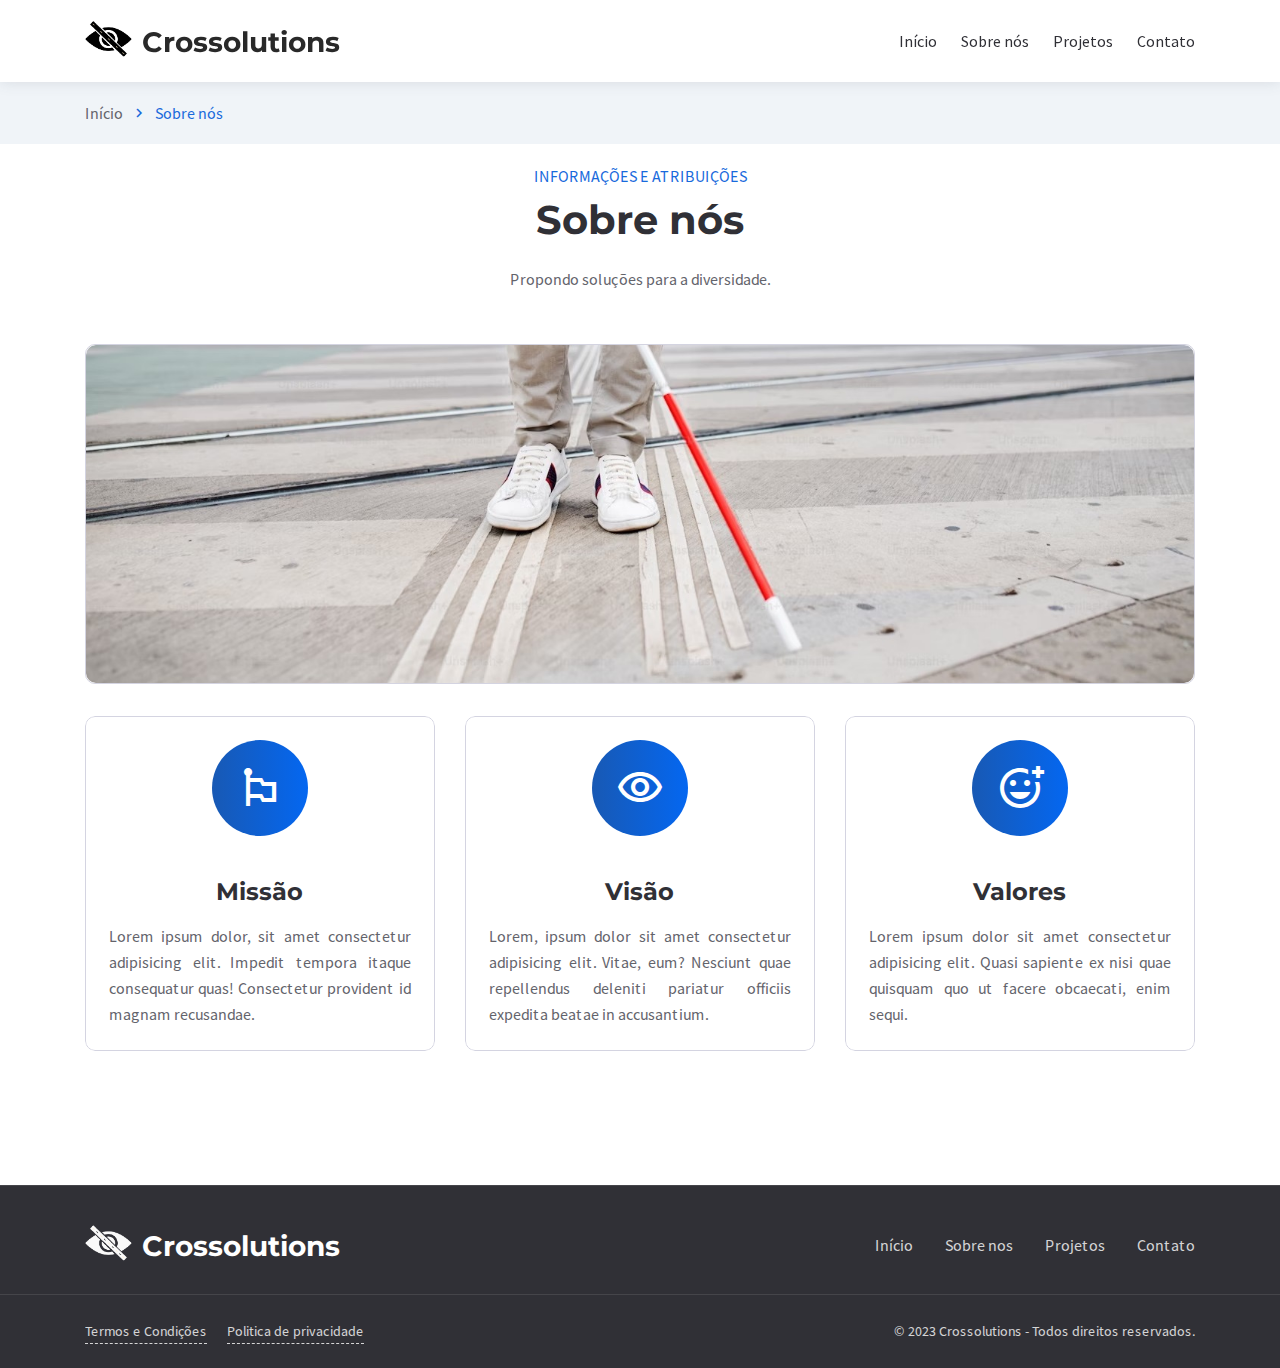
<file: about-us.html>
<!DOCTYPE html>
<html lang="en">

<head>
  <meta charset="utf-8" />

  <title>Crossolutions</title>

  <meta name="description" content="Description" />
  <meta http-equiv="X-UA-Compatible" content="IE=edge" />
  <meta name="viewport" content="width=device-width, initial-scale=1, maximum-scale=2" />

  <link rel="icon" href="assets/img/brands/crossLogoBranco.png" type="image/x-icon" />

  <link rel="stylesheet" href="assets/css/bootstrap-grid.css" />
  <link rel="stylesheet" href="assets/css/style.css" />
  <link rel="preload" href="assets/fonts/source-sans-pro-v21-latin/source-sans-pro-v21-latin-regular.woff2" as="font"
    type="font/woff2" crossorigin />
  <link rel="preload" href="assets/fonts/source-sans-pro-v21-latin/source-sans-pro-v21-latin-700.woff2" as="font"
    type="font/woff2" crossorigin />
  <link rel="preload" href="assets/fonts/montserrat-v25-latin/montserrat-v25-latin-700.woff2" as="font"
    type="font/woff2" crossorigin />
  <link rel="preload" href="assets/fonts/montserrat-v25-latin/montserrat-v25-latin-600.woff2" as="font"
    type="font/woff2" crossorigin />

  <link rel="preload" href="assets/fonts/material-icons/material-icons.woff2" as="font" type="font/woff2" crossorigin />
  <link rel="preload" href="assets/fonts/material-icons/material-icons-outlined.woff2" as="font" type="font/woff2"
    crossorigin />
  <link href="https://cdn.jsdelivr.net/npm/bootstrap@5.0.2/dist/css/bootstrap.min.css" rel="stylesheet"
    integrity="sha384-EVSTQN3/azprG1Anm3QDgpJLIm9Nao0Yz1ztcQTwFspd3yD65VohhpuuCOmLASjC" crossorigin="anonymous" />
</head>

<body>
  <main class="main">
    <div class="main-inner">
      <!-- Begin mobile main menu -->
      <nav class="mmm">
        <div class="mmm-content">
          <ul class="mmm-list">
            <li>
              <a href="index.html">Início</a>
            </li>
            <li>
              <a href="about-us.html">Sobre nós</a>
            </li>
            <li>
              <a href="projects.html">Projetos</a>
            </li>
            <li>
              <a href="contacts.html">Contato</a>
            </li>
          </ul>
        </div>
      </nav>
      <!-- End mobile main menu -->
      <header class="header header-minimal">
        <nav class="header-fixed">
          <div class="container">
            <div class="row flex-nowrap align-items-center justify-content-between">
              <div class="col-auto header-fixed-col logo-wrapper">
                <a href="index.html" class="logo" title="Crossolutions">
                  <img src="assets/img/brands/crossLogo.png" alt="Crossolutions Logo" />
                  <h3 class="section-heading shm-none" style="color: #292929; margin-left: 10px; margin-top: 3px;">
                    Crossolutions
                  </h3>
                </a>
              </div>
              <div class="col-auto col-xl col-static header-fixed-col d-none d-xl-block">
                <div class="row flex-nowrap align-items-center justify-content-end">
                  <div class="col header-fixed-col d-none d-xl-block col-static">
                    <!-- Begin main menu -->
                    <nav class="main-mnu">
                      <ul class="main-mnu-list">
                        <li>
                          <a href="index.html" data-title="Início">
                            <span>Início</span>
                          </a>
                        </li>
                        <li>
                          <a href="about-us.html" data-title="Sobre nos">
                            <span>Sobre nós</span>
                          </a>
                        </li>
                        <li>
                          <a href="projects.html" data-title="Projetos">
                            <span>Projetos</span>
                          </a>
                        </li>
                        <li>
                          <a href="contacts.html" data-title="Contato">
                            <span>Contato</span>
                          </a>
                        </li>
                      </ul>
                    </nav>
                    <!-- End main menu -->
                  </div>
                </div>
              </div>
              <div class="col-auto d-block d-xl-none header-fixed-col">
                <div class="main-mnu-btn">
                  <span class="bar bar-1"></span>
                  <span class="bar bar-2"></span>
                  <span class="bar bar-3"></span>
                  <span class="bar bar-4"></span>
                </div>
              </div>
            </div>
          </div>
        </nav>
      </header>
      <!-- Begin bread crumbs -->
      <nav class="bread-crumbs">
        <div class="container">
          <div class="row">
            <div class="col-12">
              <ul class="bread-crumbs-list">
                <li>
                  <a href="index.html">Início</a>
                  <i class="material-icons md-18">chevron_right</i>
                </li>
                <li>Sobre nós</li>
              </ul>
            </div>
          </div>
        </div>
      </nav>
      <!-- End bread crumbs -->

      <div class="section" style="padding-top: 1.5%;">
        <div class="container">
          <div class="row">
            <header class="col-12">
              <div class="section-heading heading-center">
                <div class="section-subheading">informações e atribuições</div>
                <h1>Sobre nós</h1>
                <p class="section-desc">
                  Propondo soluções para a diversidade.
                </p>
              </div>
            </header>
            <div class="col-12">
              <div class="content">
                <div class="item-bordered item-border-radius">
                  <img data-src="assets/img/about-img.jpg" class="img-cover img-responsive lazy"
                    src="[data-uri]"
                    alt="" />
                </div>
                <div class="row">
                  <div class="col-lg-4 col-md-6 col-12 item">
                    <a href="#!" class="iitem item-style iitem-hover" style="cursor: default;">
                      <div class="iitem-icon">
                        <i class="material-icons material-icons-outlined md-48">emoji_flags</i>
                      </div>
                      <div class="iitem-icon-bg">
                        <i class="material-icons material-icons-outlined">emoji_flags</i>
                      </div>
                      <h3 class="iitem-heading item-heading-large">Missão</h3>
                      <div class="iitem-desc" style="text-align: justify;">Lorem ipsum dolor, sit amet consectetur
                        adipisicing elit.
                        Impedit tempora itaque consequatur quas! Consectetur provident id magnam recusandae.</div>
                    </a>
                  </div>
                  <div class="col-lg-4 col-md-6 col-12 item">
                    <a href="#!" class="iitem item-style iitem-hover" style="cursor: default;">
                      <div class="iitem-icon">
                        <i class="material-icons material-icons-outlined md-48">visibility</i>
                      </div>
                      <div class="iitem-icon-bg">
                        <i class="material-icons material-icons-outlined">visibility</i>
                      </div>
                      <h3 class="iitem-heading item-heading-large">Visão</h3>
                      <div class="iitem-desc" style="text-align: justify;">Lorem, ipsum dolor sit amet consectetur
                        adipisicing elit. Vitae,
                        eum? Nesciunt quae repellendus deleniti pariatur officiis expedita beatae in
                        accusantium.</div>
                    </a>
                  </div>
                  <div class="col-lg-4 col-md-12 col-12 item">
                    <a href="#!" class="iitem item-style iitem-hover" style="cursor: default;">
                      <div class="iitem-icon">
                        <i class="material-icons material-icons-outlined md-48">add_reaction</i>
                      </div>
                      <div class="iitem-icon-bg">
                        <i class="material-icons material-icons-outlined">add_reaction</i>
                      </div>
                      <h3 class="iitem-heading item-heading-large">Valores</h3>
                      <div class="iitem-desc" style="text-align: justify;">Lorem ipsum dolor sit amet consectetur
                        adipisicing elit. Quasi
                        sapiente ex nisi quae quisquam quo ut facere obcaecati, enim sequi.</div>
                    </a>
                  </div>
                </div>
              </div>
            </div>
          </div>
        </div>
      </div>
      <!-- Begin footer -->
      <footer class="footer footer-minimal">
        <div class="footer-main">
          <div class="container">
            <div class="row items align-items-center">
              <div class="col-lg-3 col-md-4 col-12 item">
                <div class="widget-brand-info">
                  <div class="widget-brand-info-main">
                    <a href="index.html" class="logo" title="Crossolutions">
                      <img data-src="assets/img/logo-white.svg" class="lazy" width="133" height="36"
                        src="assets/img/brands/crossLogoBranco.png" alt="Crossolutions Logo" data-loaded="true"
                        style="opacity: 1;">
                      <h3 class="section-heading shm-none"
                        style="color: white; opacity: 1; margin-left:10px; margin-top: 3px;">Crossolutions</h3>
                    </a>
                  </div>
                </div>
              </div>
              <div class="col-md item">
                <div class="footer-item">
                  <nav class="footer-nav">
                    <ul class="footer-mnu footer-mnu-line">
                      <li><a href="index.html" class="hover-link" data-title="Início"><span>Início</span></a></li>
                      <li><a href="about-us.html" class="hover-link" data-title="Sobre nos"><span>Sobre
                            nos</span></a></li>
                      <li><a href="projects.html" class="hover-link" data-title="Projetos"><span>Projetos</span></a></li>
                      <li><a href="contacts.html" class="hover-link" data-title="Contato"><span>Contato</span></a></li>
                    </ul>
                  </nav>
                </div>
              </div>
            </div>
          </div>
        </div>
        <div class="footer-bottom">
          <div class="container">
            <div class="row justify-content-between items">
              <div class="col-md-auto col-12 item">
                <nav class="footer-links">
                  <ul>
                    <li><a href="terms-and-conditions.html">Termos e Condições</a></li>
                    <li><a href="privacy-policy.html">Politica de privacidade</a></li>
                  </ul>
                </nav>
              </div>
              <div class="col-md-auto col-12 item">
                <div class="copyright">© 2023 Crossolutions - Todos direitos reservados.</div>
              </div>
            </div>
          </div>
        </div>
      </footer><!-- End footer -->
      <!-- End footer -->
  </main>
  <!-- End main -->

  <script src="assets/libs/jquery/jquery.min.js"></script>
  <script src="assets/libs/lozad/lozad.min.js"></script>
  <script src="assets/libs/device/device.js"></script>
  <script src="assets/libs/spincrement/jquery.spincrement.min.js"></script>
  <script src="assets/libs/pristine/pristine.min.js"></script>
  <script src="assets/js/custom.js"></script>
  <script src="assets/js/forms.js"></script>
</body>

</html>
</file>
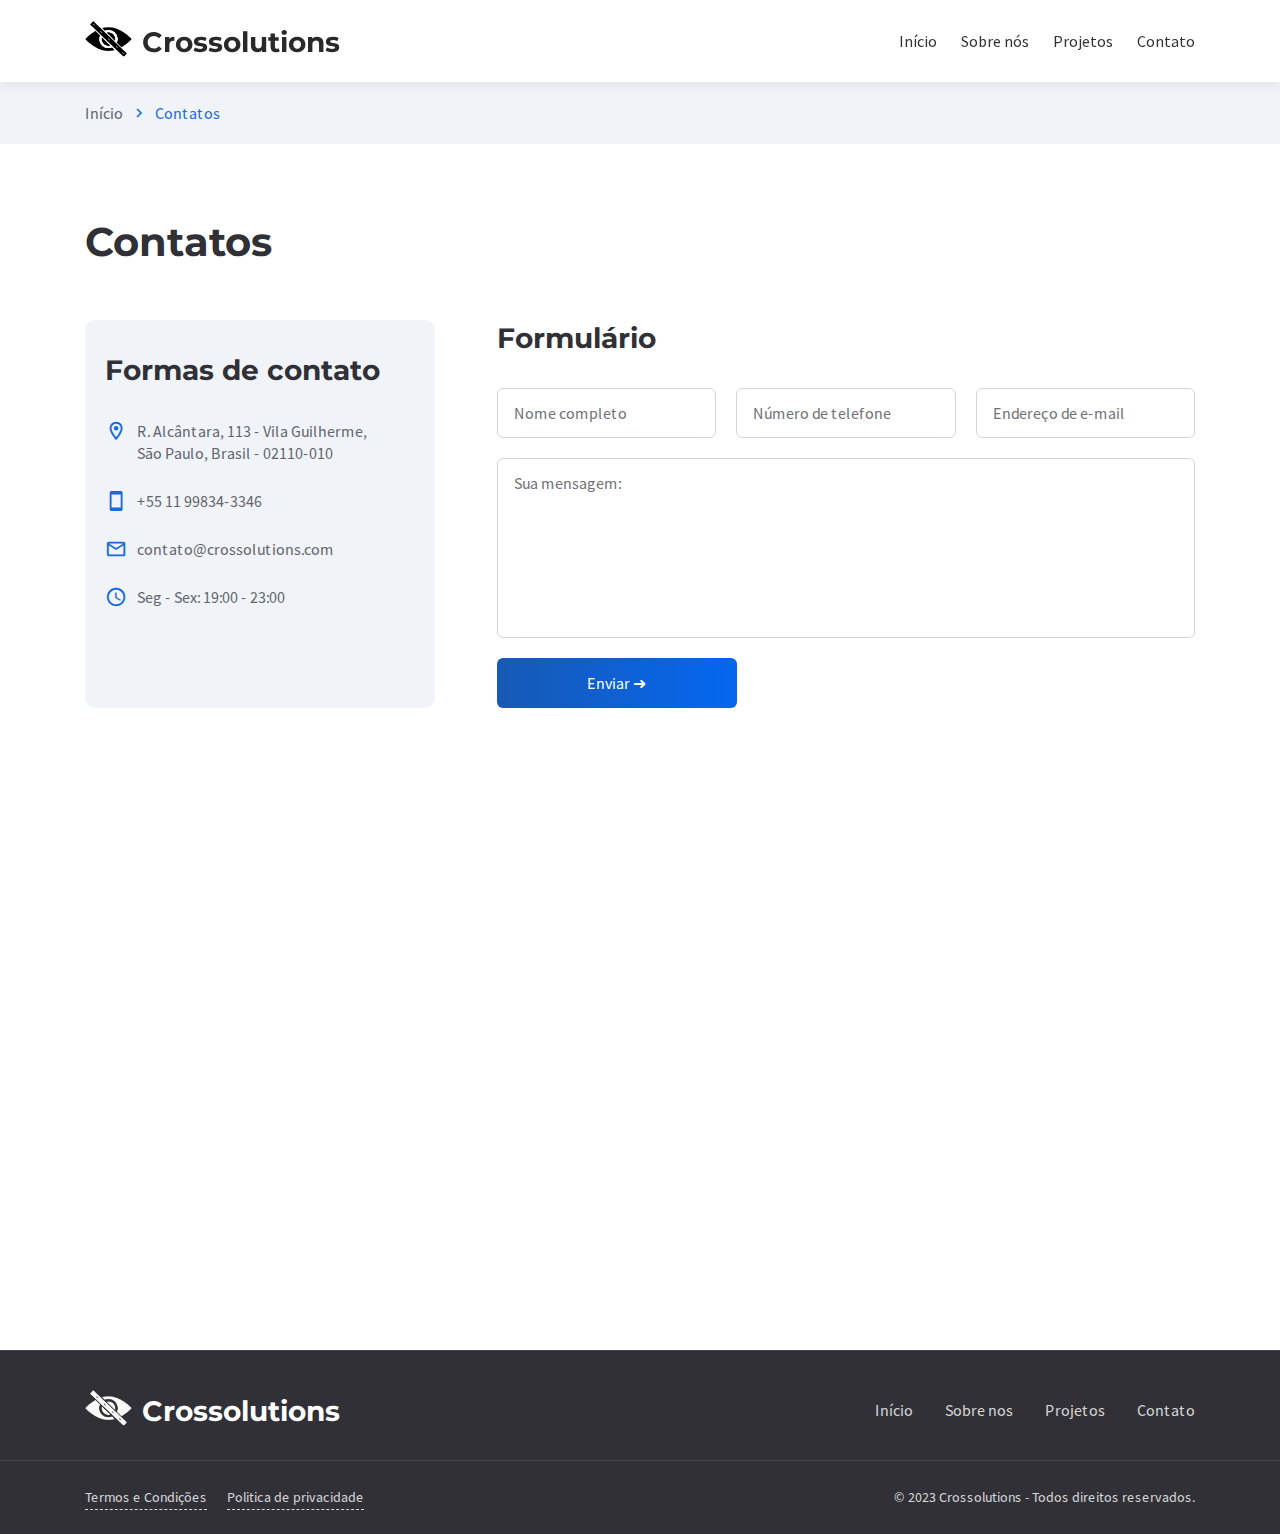
<file: contacts.html>
<!DOCTYPE html>
<html lang="pt-br">

<head>

    <meta charset="utf-8">

    <title>Crossolutions</title>

    <meta name="description" content="Description">
    <meta http-equiv="X-UA-Compatible" content="IE=edge">
    <meta name="viewport" content="width=device-width, initial-scale=1, maximum-scale=2">

    <link rel="icon" href="assets/img/brands/crossLogo.png" type="image/x-icon">

    <link rel="stylesheet" href="assets/css/bootstrap-grid.css">
    <link rel="stylesheet" href="assets/css/style.css">
    <link rel="preload" href="assets/fonts/source-sans-pro-v21-latin/source-sans-pro-v21-latin-regular.woff2" as="font"
        type="font/woff2" crossorigin>
    <link rel="preload" href="assets/fonts/source-sans-pro-v21-latin/source-sans-pro-v21-latin-700.woff2" as="font"
        type="font/woff2" crossorigin>
    <link rel="preload" href="assets/fonts/montserrat-v25-latin/montserrat-v25-latin-700.woff2" as="font"
        type="font/woff2" crossorigin>
    <link rel="preload" href="assets/fonts/montserrat-v25-latin/montserrat-v25-latin-600.woff2" as="font"
        type="font/woff2" crossorigin>

    <link rel="preload" href="assets/fonts/material-icons/material-icons.woff2" as="font" type="font/woff2" crossorigin>
    <link rel="preload" href="assets/fonts/material-icons/material-icons-outlined.woff2" as="font" type="font/woff2"
        crossorigin>

</head>

<body>

    <main class="main">

        <div class="main-inner">

            <!-- Begin mobile main menu -->
            <nav class="mmm">
                <div class="mmm-content">
                    <ul class="mmm-list">
                        <li>
                            <a href="index.html">Início</a>
                        </li>
                        <li>
                            <a href="about-us.html">Sobre nós</a>
                        </li>
                        <li>
                            <a href="projects.html">Projetos</a>
                        </li>
                        <li>
                            <a href="contacts.html">Contato</a>
                        </li>
                    </ul>
                </div>
            </nav><!-- End mobile main menu -->
            <header class="header header-minimal">
                <nav class="header-fixed">
                    <div class="container">
                        <div class="row flex-nowrap align-items-center justify-content-between">
                            <div class="col-auto header-fixed-col logo-wrapper">
                                <a href="index.html" class="logo" title="Crossolutions">
                                    <img src="assets/img/brands/crossLogo.png" alt="Crossolutions Logo" />
                                    <h3 class="section-heading shm-none" style="color: #292929; margin-left: 10px; margin-top: 3px;">
                                      Crossolutions
                                    </h3>
                                </a>
                            </div>
                            <div class="col-auto col-xl col-static header-fixed-col d-none d-xl-block">
                                <div class="row flex-nowrap align-items-center justify-content-end">
                                    <div class="col header-fixed-col d-none d-xl-block col-static">
                                        <!-- Begin main menu -->
                                        <nav class="main-mnu">
                                            <ul class="main-mnu-list">
                                                <li>
                                                    <a href="index.html" data-title="Início">
                                                        <span>Início</span>
                                                    </a>
                                                </li>
                                                <li>
                                                    <a href="about-us.html" data-title="Sobre nós">
                                                        <span>Sobre nós</span>
                                                    </a>
                                                </li>
                                                <li>
                                                    <a href="projects.html" data-title="Projetos">
                                                        <span>Projetos</span>
                                                    </a>
                                                </li>
                                                <li>
                                                    <a href="contacts.html" data-title="Contato">
                                                        <span>Contato</span>
                                                    </a>
                                                </li>
                                            </ul>
                                        </nav><!-- End main menu -->
                                    </div>
                                </div>
                            </div>
                            <div class="col-auto d-block d-xl-none header-fixed-col">
                                <div class="main-mnu-btn">
                                    <span class="bar bar-1"></span>
                                    <span class="bar bar-2"></span>
                                    <span class="bar bar-3"></span>
                                    <span class="bar bar-4"></span>
                                </div>
                            </div>
                        </div>
                    </div>
                </nav>
            </header>

            <!-- Begin bread crumbs -->
            <nav class="bread-crumbs">
                <div class="container">
                    <div class="row">
                        <div class="col-12">
                            <ul class="bread-crumbs-list">
                                <li>
                                    <a href="index.html">Início</a>
                                    <i class="material-icons md-18">chevron_right</i>
                                </li>
                                <li>Contatos</li>
                            </ul>
                        </div>
                    </div>
                </div>
            </nav><!-- End bread crumbs -->

            <div class="section">
                <div class="container">
                    <div class="row content-items">
                        <div class="col-12">
                            <div class="section-heading">
                                <h1>Contatos</h1>
                            </div>
                        </div>
                        <div class="col-xl-4 col-md-5 content-item">
                            <div class="contact-info section-bgc">
                                <h3>Formas de contato</h3>
                                <ul class="contact-list">
                                    <li>
                                        <i class="material-icons material-icons-outlined md-22">location_on</i>
                                        <div class="footer-contact-info">
                                            <a href="https://maps.app.goo.gl/xLuHYijetpTCYNr38">
                                                R. Alcântara, 113 - Vila Guilherme, <br> São Paulo, Brasil - 02110-010
                                            </a>
                                        </div>
                                    </li>
                                    <li>
                                        <i class="material-icons material-icons-outlined md-22">smartphone</i>
                                        <div class="footer-contact-info">
                                            <a href="tel:+5511998343346" class="formingHrefTel">+55 11 99834-3346</a>
                                        </div>
                                    </li>
                                    <li>
                                        <i class="material-icons material-icons-outlined md-22">email</i>
                                        <div class="footer-contact-info">
                                            <a
                                                href="mailto:crossolutionhas@gamil.com">contato@crossolutions.com</a>
                                        </div>
                                    </li>
                                    <li>
                                        <i class="material-icons material-icons-outlined md-22">schedule</i>
                                        <div class="footer-contact-info">
                                            <p>Seg - Sex: 19:00 - 23:00</p>
                                        </div>
                                    </li>
                                </ul>
                            </div>
                        </div>
                        <div class="col-xl-8 col-md-7 content-item">
                            <form action="#!" method="post" class="form-submission contact-form contact-form-padding"
                                novalidate>
                                <input type="hidden" name="Subject" value="Contact form">
                                <div class="row gutters-default">
                                    <div class="col-12">
                                        <h3>Formulário</h3>
                                    </div>
                                    <div class="col-xl-4 col-sm-6 col-12">
                                        <div class="form-field">
                                            <label for="contact-name" class="form-field-label">Nome completo</label>
                                            <input type="text" class="form-field-input" name="Name" value=""
                                                autocomplete="off" id="contact-name" required
                                                data-pristine-required-message="Esse campo é obrigatório.">
                                        </div>
                                    </div>
                                    <div class="col-xl-4 col-sm-6 col-12">
                                        <div class="form-field">
                                            <label for="contact-phone" class="form-field-label">Número de
                                                telefone</label>
                                            <input type="tel" class="form-field-input mask-phone" name="Phone" value=""
                                                autocomplete="off" id="contact-phone" required
                                                data-pristine-required-message="Esse campo é obrigatório.">
                                        </div>
                                    </div>
                                    <div class="col-xl-4 col-12">
                                        <div class="form-field">
                                            <label for="contact-email" class="form-field-label">Endereço de e-mail</label>
                                            <input type="email" class="form-field-input" name="Email" value=""
                                                autocomplete="off" id="contact-email" required
                                                data-pristine-required-message="Esse campo é obrigatório."
                                                data-pristine-email-message="Por favor escreva um email valido.">
                                        </div>
                                    </div>
                                    <div class="col-12">
                                        <div class="form-field">
                                            <label for="contact-message" class="form-field-label">Sua mensagem:</label>
                                            <textarea name="Message" class="form-field-input" id="contact-message"
                                                cols="30" rows="6"></textarea>
                                        </div>
                                        <div class="form-btn">
                                            <button type="submit" class="btn btn-w240 ripple"><span>Enviar
                                                    ➜</span></button>
                                        </div>
                                    </div>
                                </div>
                            </form>
                        </div>
                    </div>
                </div>
            </div>

            <!-- Begin map -->
            <div class="container map" style="margin-bottom: 10px;">
                <iframe class="lazy"
                    data-src="https://maps.google.com/maps?q=etec%20horacio%20algusto%20da%20si&amp;t=&amp;z=13&amp;ie=UTF8&amp;iwloc=&amp;output=embed"
                    style="border-radius: 10px; max-height: 70%;"></iframe>
            </div><!-- End map -->
            <!-- Begin footer -->
            <footer class="footer footer-minimal">
                <div class="footer-main">
                    <div class="container">
                        <div class="row items align-items-center">
                            <div class="col-lg-3 col-md-4 col-12 item">
                                <div class="widget-brand-info">
                                    <div class="widget-brand-info-main">
                                        <a href="index.html" class="logo" title="Crossolutions">
                                            <img data-src="assets/img/logo-white.svg" class="lazy" width="133"
                                                height="36" src="assets/img/brands/crossLogoBranco.png" alt="Crossolutions Logo"
                                                data-loaded="true" style="opacity: 1;">
                                            <h3 class="section-heading shm-none"
                                                style="color: white; opacity: 1; margin-left:10px; margin-top: 3px;">
                                                Crossolutions</h3>
                                        </a>
                                    </div>
                                </div>
                            </div>
                            <div class="col-md item">
                                <div class="footer-item">
                                    <nav class="footer-nav">
                                        <ul class="footer-mnu footer-mnu-line">
                                            <li><a href="index.html" class="hover-link"
                                                    data-title="Início"><span>Início</span></a></li>
                                            <li><a href="about-us.html" class="hover-link"
                                                    data-title="Sobre nos"><span>Sobre
                                                        nos</span></a></li>
                                            <li><a href="projects.html" class="hover-link"
                                                    data-title="Projetos"><span>Projetos</span></a></li>
                                            <li><a href="contacts.html" class="hover-link"
                                                    data-title="Contato"><span>Contato</span></a></li>
                                        </ul>
                                    </nav>
                                </div>
                            </div>
                        </div>
                    </div>
                </div>
                <div class="footer-bottom">
                    <div class="container">
                        <div class="row justify-content-between items">
                            <div class="col-md-auto col-12 item">
                                <nav class="footer-links">
                                    <ul>
                                        <li><a href="terms-and-conditions.html">Termos e Condições</a></li>
                                        <li><a href="privacy-policy.html">Politica de privacidade</a></li>
                                    </ul>
                                </nav>
                            </div>
                            <div class="col-md-auto col-12 item">
                                <div class="copyright">© 2023 Crossolutions - Todos direitos reservados.</div>
                            </div>
                        </div>
                    </div>
                </div>
            </footer><!-- End footer -->

    </main><!-- End main -->

    <script src="assets/libs/jquery/jquery.min.js"></script>
    <script src="assets/libs/lozad/lozad.min.js"></script>
    <script src="assets/libs/device/device.js"></script>
    <script src="assets/libs/spincrement/jquery.spincrement.min.js"></script>
    <script src="assets/libs/pristine/pristine.min.js"></script>
    <script src="assets/js/custom.js"></script>
    <script src="assets/js/forms.js"></script>

</body>

</html>
</file>
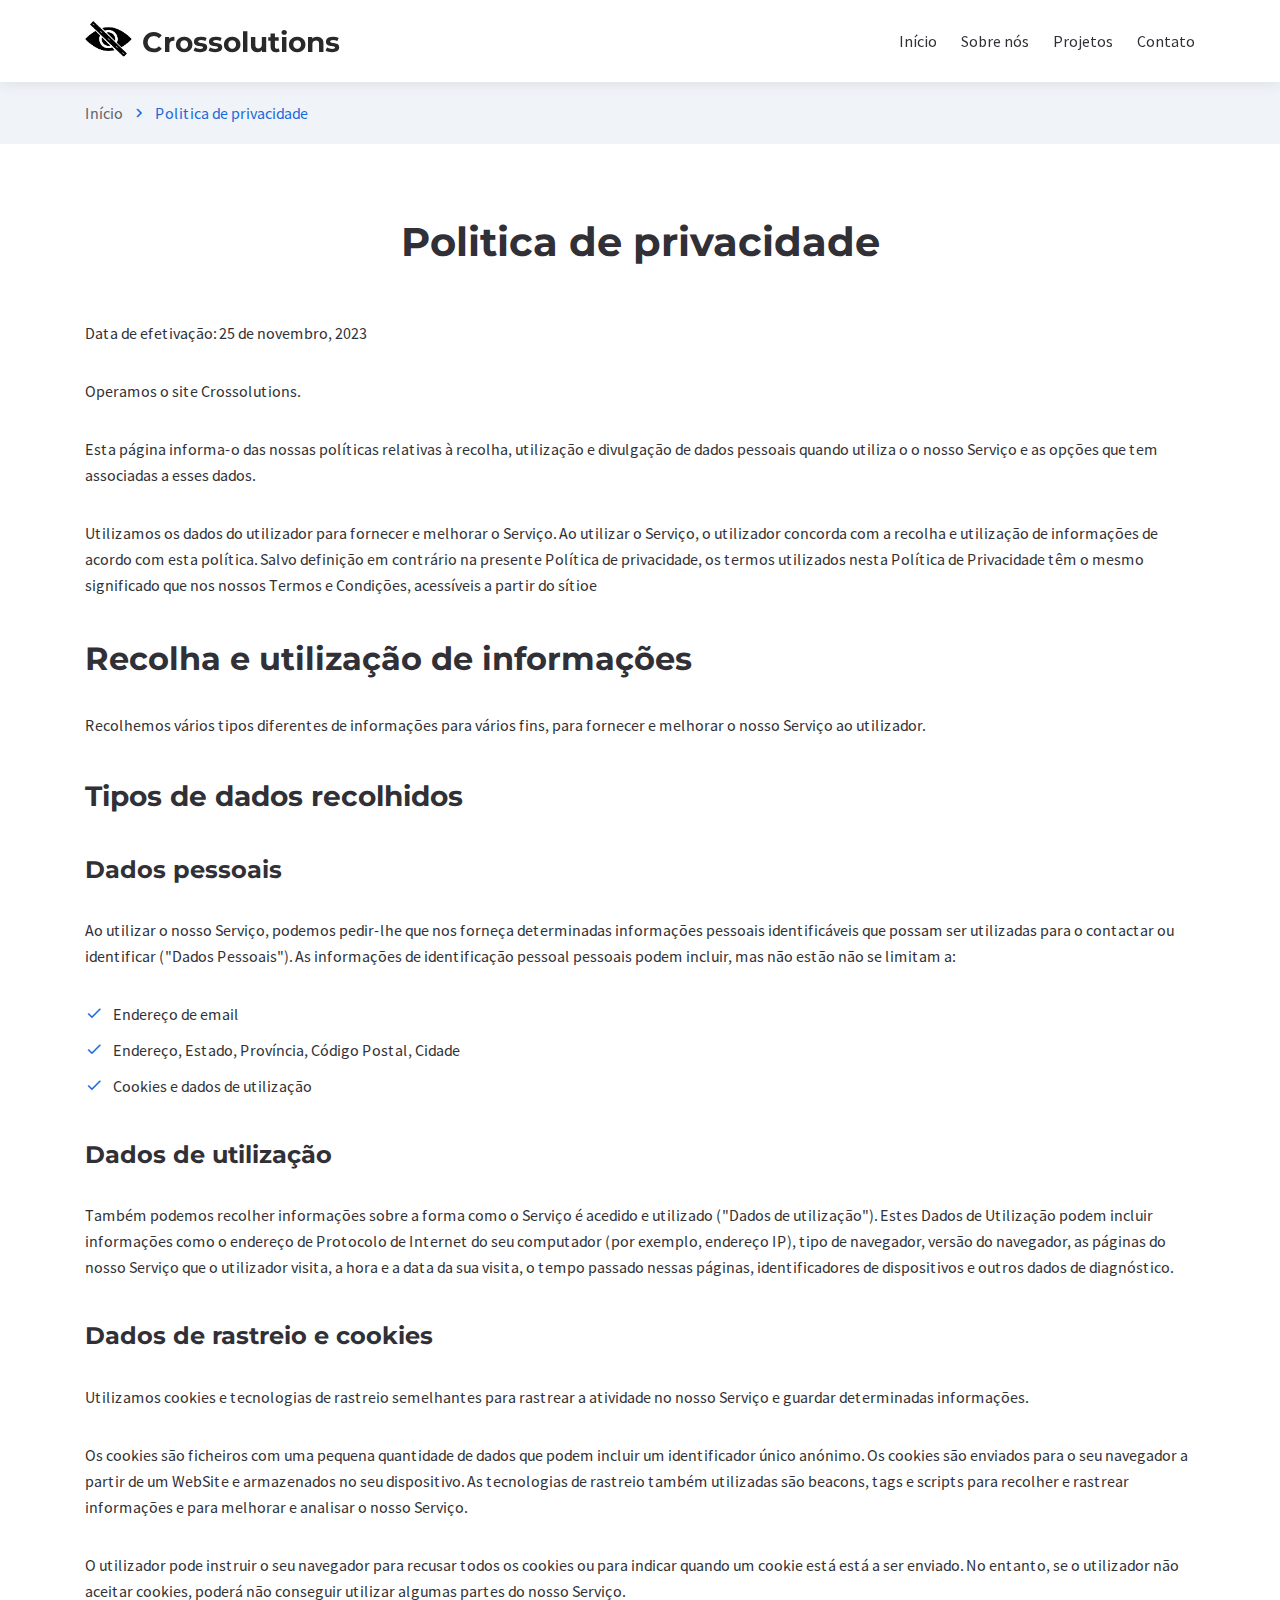
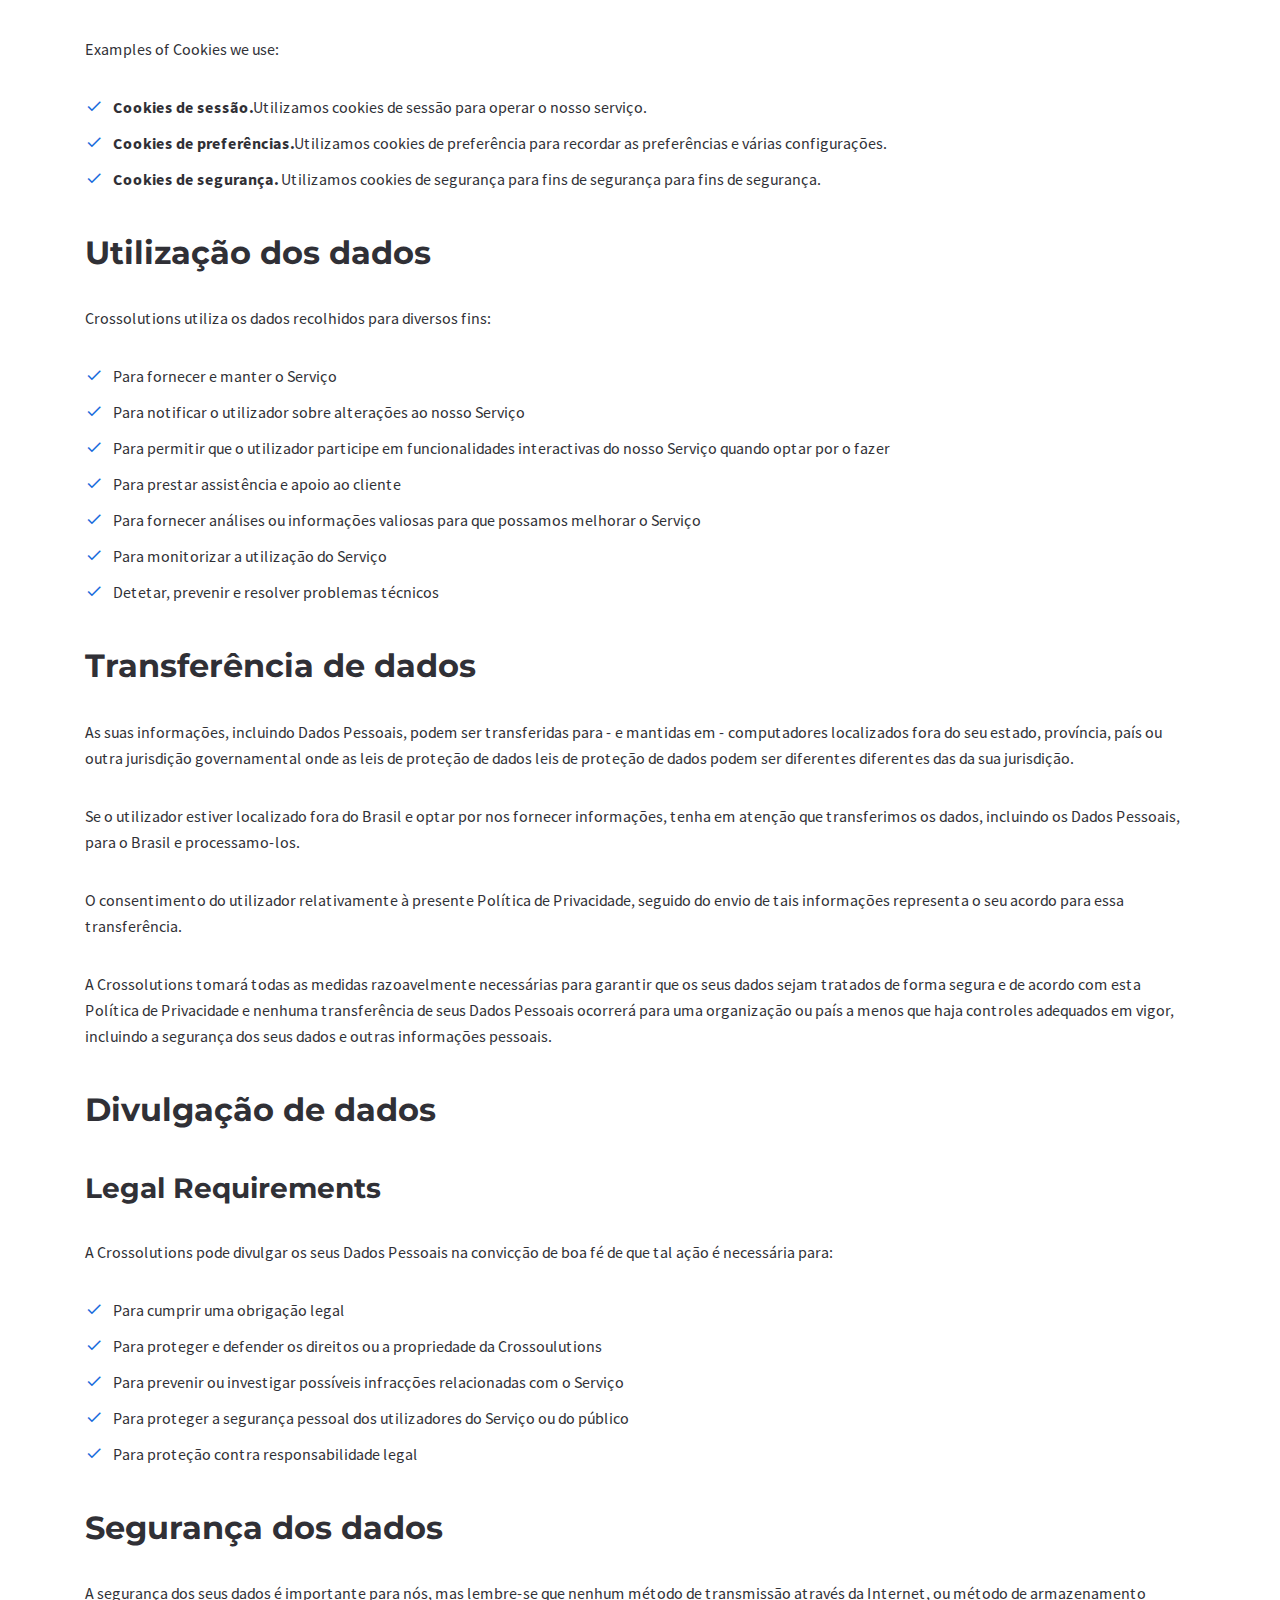
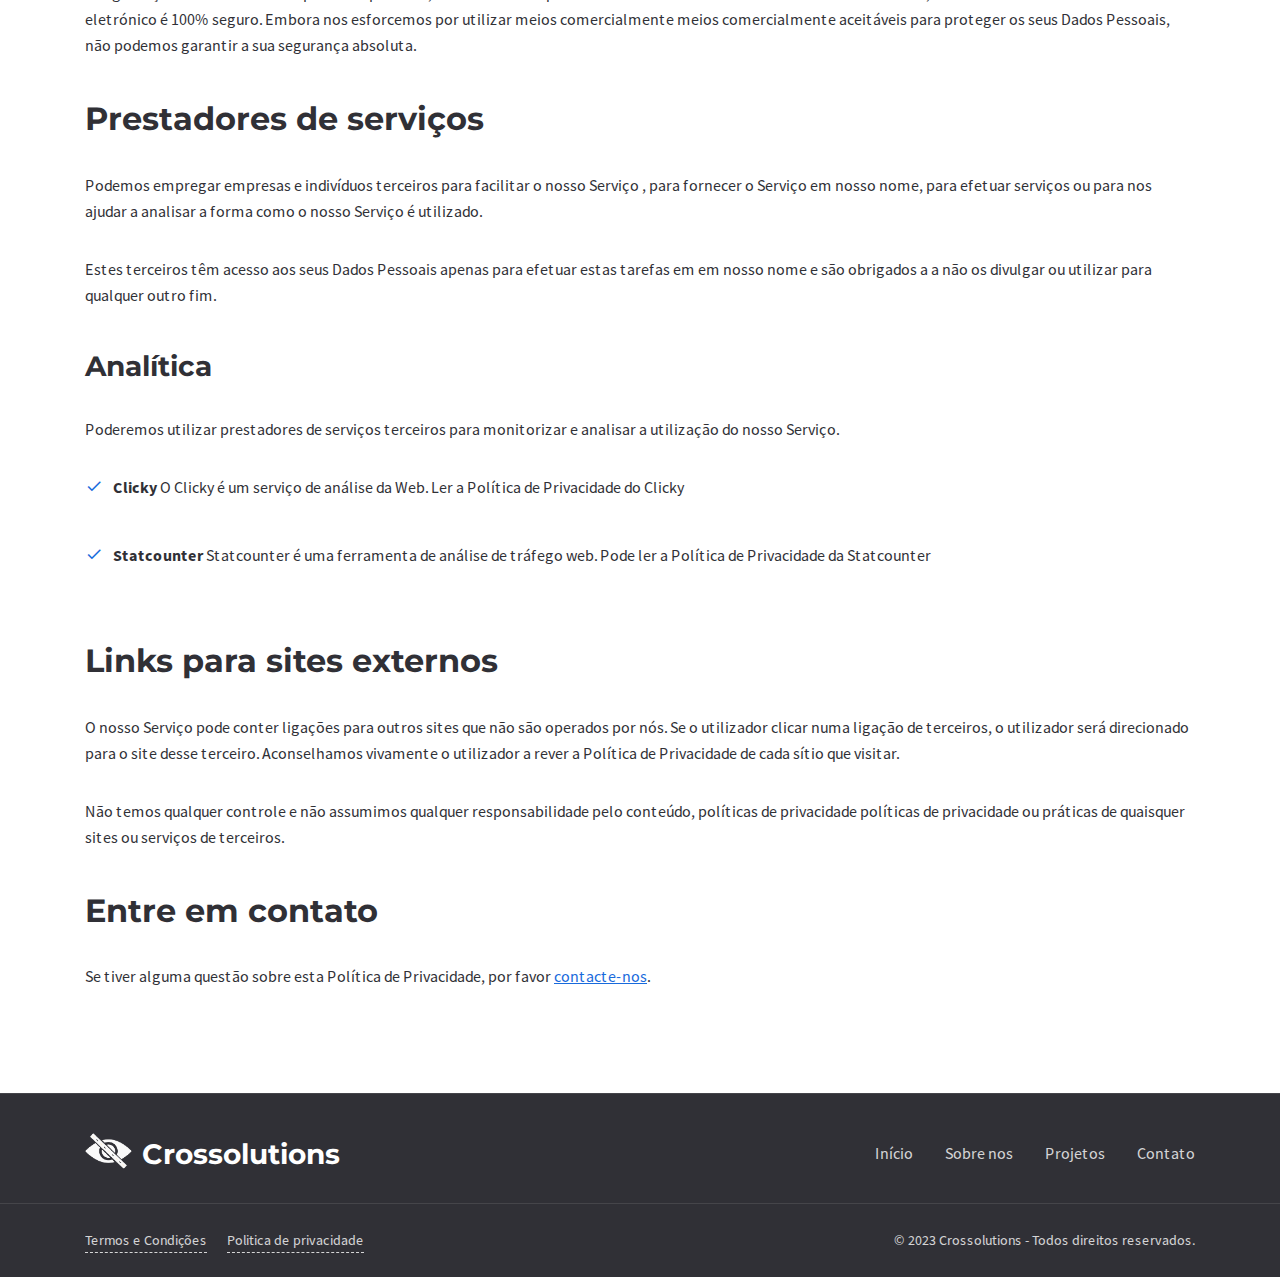
<file: privacy-policy.html>
<!DOCTYPE html>
<html lang="pt-br">

<head>
    <meta charset="utf-8">

    <title>Crossolutions</title>

    <meta name="description" content="Description">
    <meta http-equiv="X-UA-Compatible" content="IE=edge">
    <meta name="viewport" content="width=device-width, initial-scale=1, maximum-scale=2">

    <link rel="icon" href="assets/img/brands/crossLogoBranco.png" type="image/x-icon">

    <link rel="stylesheet" href="assets/css/bootstrap-grid.css">
    <link rel="stylesheet" href="assets/css/style.css">
    <link rel="preload" href="assets/fonts/source-sans-pro-v21-latin/source-sans-pro-v21-latin-regular.woff2" as="font"
        type="font/woff2" crossorigin>
    <link rel="preload" href="assets/fonts/source-sans-pro-v21-latin/source-sans-pro-v21-latin-700.woff2" as="font"
        type="font/woff2" crossorigin>
    <link rel="preload" href="assets/fonts/montserrat-v25-latin/montserrat-v25-latin-700.woff2" as="font"
        type="font/woff2" crossorigin>
    <link rel="preload" href="assets/fonts/montserrat-v25-latin/montserrat-v25-latin-600.woff2" as="font"
        type="font/woff2" crossorigin>

    <link rel="preload" href="assets/fonts/material-icons/material-icons.woff2" as="font" type="font/woff2" crossorigin>
    <link rel="preload" href="assets/fonts/material-icons/material-icons-outlined.woff2" as="font" type="font/woff2"
        crossorigin>

</head>

<body>

    <main class="main">
        <div class="main-inner">
            <!-- Begin mobile main menu -->
            <nav class="mmm">
                <div class="mmm-content">
                    <ul class="mmm-list">
                        <li>
                            <a href="index.html">Início</a>
                        </li>
                        <li>
                            <a href="about-us.html">Sobre nós</a>
                        </li>
                        <li>
                            <a href="projects.html">Projetos</a>
                        </li>
                        <li>
                            <a href="contacts.html">Contato</a>
                        </li>
                    </ul>
                </div>
            </nav><!-- End mobile main menu -->
            <header class="header header-minimal">
                <nav class="header-fixed">
                    <div class="container">
                        <div class="row flex-nowrap align-items-center justify-content-between">
                            <div class="col-auto header-fixed-col logo-wrapper">
                                <a href="index.html" class="logo" title="Crossolutions">
                                    <img src="assets/img/brands/crossLogo.png" alt="Crossolutions Logo">
                                    <h3 class="section-heading shm-none"
                                        style="color: #292929; margin-left:10px; margin-top: 3px;">
                                        Crossolutions</h3>
                                </a>
                            </div>
                            <div class="col-auto col-xl col-static header-fixed-col d-none d-xl-block">
                                <div class="row flex-nowrap align-items-center justify-content-end">
                                    <div class="col header-fixed-col d-none d-xl-block col-static">
                                        <!-- Begin main menu -->
                                        <nav class="main-mnu">
                                            <ul class="main-mnu-list">
                                                <li>
                                                    <a href="index.html" data-title="Início">
                                                        <span>Início</span>
                                                    </a>
                                                </li>
                                                <li>
                                                    <a href="about-us.html" data-title="Sobre nos">
                                                        <span>Sobre nós</span>
                                                    </a>
                                                </li>
                                                <li>
                                                    <a href="projects.html" data-title="Projetos">
                                                        <span>Projetos</span>
                                                    </a>
                                                </li>
                                                <li>
                                                    <a href="contacts.html" data-title="Contato">
                                                        <span>Contato</span>
                                                    </a>
                                                </li>
                                            </ul>
                                        </nav><!-- End main menu -->
                                    </div>
                                </div>
                            </div>
                            <div class="col-auto d-block d-xl-none header-fixed-col">
                                <div class="main-mnu-btn">
                                    <span class="bar bar-1"></span>
                                    <span class="bar bar-2"></span>
                                    <span class="bar bar-3"></span>
                                    <span class="bar bar-4"></span>
                                </div>
                            </div>
                        </div>
                    </div>
                </nav>
            </header>

            <!-- Begin bread crumbs -->
            <nav class="bread-crumbs">
                <div class="container">
                    <div class="row">
                        <div class="col-12">
                            <ul class="bread-crumbs-list">
                                <li>
                                    <a href="index.html">Início</a>
                                    <i class="material-icons md-18">chevron_right</i>
                                </li>
                                <li>Politica de privacidade</li>
                            </ul>
                        </div>
                    </div>
                </div>
            </nav><!-- End bread crumbs -->

            <div class="section">
                <div class="container">
                    <div class="row">
                        <div class="col-12">
                            <div class="section-heading heading-center section-heading-animate">
                                <h1>Politica de privacidade</h1>
                            </div>
                            <div class="content">
                                <p>Data de efetivação: 25 de novembro, 2023</p>
                                <p>Operamos o site Crossolutions.</p>
                                <p>Esta página informa-o das nossas políticas relativas à recolha, utilização e
                                    divulgação
                                    de dados pessoais quando utiliza o
                                    o nosso Serviço e as opções que tem associadas a esses dados.</p>

                                <p>Utilizamos os dados do utilizador para fornecer e melhorar o Serviço. Ao utilizar o
                                    Serviço, o utilizador concorda
                                    com a recolha e utilização de
                                    informações de acordo com esta política. Salvo definição em contrário na presente
                                    Política de privacidade, os termos utilizados nesta
                                    Política de Privacidade têm o mesmo significado que nos nossos Termos e Condições,
                                    acessíveis
                                    a partir do sítioe</p>


                                <h2>Recolha e utilização de informações</h2>

                                <p>Recolhemos vários tipos diferentes de informações para vários fins, para fornecer e
                                    melhorar o nosso Serviço ao utilizador.
                                </p>

                                <h3>Tipos de dados recolhidos</h3>

                                <h4>Dados pessoais</h4>

                                <p>Ao utilizar o nosso Serviço, podemos pedir-lhe que nos forneça determinadas
                                    informações pessoais identificáveis que possam
                                    ser utilizadas para o contactar ou identificar ("Dados Pessoais"). As informações de
                                    identificação pessoal
                                    pessoais podem incluir, mas não estão
                                    não se limitam a:</p>

                                <ul>
                                    <li>Endereço de email</li>
                                    <li>Endereço, Estado, Província, Código Postal, Cidade</li>
                                    <li>Cookies e dados de utilização</li>
                                </ul>

                                <h4>Dados de utilização</h4>

                                <p>Também podemos recolher informações sobre a forma como o Serviço é acedido e
                                    utilizado ("Dados de utilização").
                                    Estes Dados de Utilização podem incluir
                                    informações como o endereço de Protocolo de Internet do seu computador (por exemplo,
                                    endereço IP),
                                    tipo de navegador, versão do navegador,
                                    as páginas do nosso Serviço que o utilizador visita, a hora e a data da sua visita,
                                    o tempo
                                    passado nessas páginas, identificadores
                                    de dispositivos e outros dados de diagnóstico.</p>

                                <h4>Dados de rastreio e cookies</h4>
                                <p>Utilizamos cookies e tecnologias de rastreio semelhantes para rastrear a atividade no
                                    nosso Serviço
                                    e guardar determinadas
                                    informações.</p>
                                <p>Os cookies são ficheiros com uma pequena quantidade de dados que podem incluir um
                                    identificador único anónimo.
                                    Os cookies são enviados para
                                    o seu navegador a partir de um WebSite e armazenados no seu dispositivo. As
                                    tecnologias de rastreio também
                                    utilizadas são beacons, tags e
                                    scripts para recolher e rastrear informações e para melhorar e analisar o nosso
                                    Serviço.</p>
                                <p>O utilizador pode instruir o seu navegador para recusar todos os cookies ou para
                                    indicar quando um cookie está
                                    está a ser enviado. No entanto, se o utilizador
                                    não aceitar cookies, poderá não conseguir utilizar algumas partes do nosso Serviço.
                                </p>
                                <p>Examples of Cookies we use:</p>
                                <ul>
                                    <li><strong>Cookies de sessão.</strong>Utilizamos cookies de sessão para operar o
                                        nosso serviço.
                                    </li>
                                    <li><strong>Cookies de preferências.</strong>Utilizamos cookies de preferência para
                                        recordar as
                                        preferências e várias
                                        configurações.</li>
                                    <li><strong>Cookies de segurança.</strong> Utilizamos cookies de segurança para fins
                                        de segurança
                                        para fins de segurança.</li>
                                </ul>

                                <h2>Utilização dos dados</h2>

                                <p>Crossolutions utiliza os dados recolhidos para diversos fins:</p>
                                <ul>
                                    <li>Para fornecer e manter o Serviço</li>
                                    <li>Para notificar o utilizador sobre alterações ao nosso Serviço</li>
                                    <li>Para permitir que o utilizador participe em funcionalidades interactivas do
                                        nosso Serviço quando
                                        optar por o fazer</li>
                                    <li>Para prestar assistência e apoio ao cliente</li>
                                    <li>Para fornecer análises ou informações valiosas para que possamos melhorar o
                                        Serviço
                                    </li>
                                    <li>Para monitorizar a utilização do Serviço</li>
                                    <li>Detetar, prevenir e resolver problemas técnicos</li>
                                </ul>

                                <h2>Transferência de dados</h2>
                                <p>As suas informações, incluindo Dados Pessoais, podem ser transferidas para - e
                                    mantidas em
                                    - computadores localizados fora
                                    do seu estado, província, país ou outra jurisdição governamental onde as leis de
                                    proteção de dados
                                    leis de proteção de dados podem ser diferentes
                                    diferentes das da sua jurisdição.</p>
                                <p>Se o utilizador estiver localizado fora do Brasil e optar por nos fornecer
                                    informações,
                                    tenha em atenção que transferimos
                                    os dados, incluindo os Dados Pessoais, para o Brasil e processamo-los.</p>
                                <p>O consentimento do utilizador relativamente à presente Política de Privacidade,
                                    seguido do envio de tais informações
                                    representa o seu acordo para
                                    essa transferência.</p>
                                <p>A Crossolutions tomará todas as medidas razoavelmente necessárias para garantir que
                                    os seus dados sejam tratados
                                    de forma segura e de acordo
                                    com esta Política de Privacidade e nenhuma transferência de seus Dados Pessoais
                                    ocorrerá para uma
                                    organização ou país
                                    a menos que haja controles adequados em vigor, incluindo a segurança dos seus dados
                                    e
                                    outras informações pessoais.
                                </p>

                                <h2>Divulgação de dados</h2>

                                <h3>Legal Requirements</h3>
                                <p>A Crossolutions pode divulgar os seus Dados Pessoais na convicção de boa fé de que
                                    tal ação é
                                    necessária para:</p>
                                <ul>
                                    <li>Para cumprir uma obrigação legal</li>
                                    <li>Para proteger e defender os direitos ou a propriedade da Crossoulutions</li>
                                    <li>Para prevenir ou investigar possíveis infracções relacionadas com o Serviço
                                    </li>
                                    <li>Para proteger a segurança pessoal dos utilizadores do Serviço ou do público</li>
                                    <li>Para proteção contra responsabilidade legal</li>
                                </ul>

                                <h2>Segurança dos dados</h2>
                                <p>A segurança dos seus dados é importante para nós, mas lembre-se que nenhum método de
                                    transmissão através da Internet, ou
                                    método de armazenamento eletrónico é 100% seguro. Embora nos esforcemos por utilizar
                                    meios comercialmente
                                    meios comercialmente aceitáveis para proteger
                                    os seus Dados Pessoais, não podemos garantir a sua segurança absoluta.</p>

                                <h2>Prestadores de serviços</h2>
                                <p>Podemos empregar empresas e indivíduos terceiros para facilitar o nosso Serviço
                                    , para fornecer
                                    o Serviço em nosso nome, para efetuar serviços ou para nos ajudar a
                                    analisar a forma como o nosso Serviço é
                                    utilizado.</p>
                                <p>Estes terceiros têm acesso aos seus Dados Pessoais apenas para efetuar estas tarefas
                                    em
                                    em nosso nome e são obrigados a
                                    a não os divulgar ou utilizar para qualquer outro fim.</p>

                                <h3>Analítica</h3>
                                <p>Poderemos utilizar prestadores de serviços terceiros para monitorizar e analisar a
                                    utilização do nosso
                                    Serviço.</p>
                                <ul>
                                    <li>
                                        <p><strong>Clicky</strong></p>
                                        <p>O Clicky é um serviço de análise da Web. Ler a Política de Privacidade do
                                            Clicky</p>
                                    </li>
                                    <li>
                                        <p><strong>Statcounter</strong></p>
                                        <p>Statcounter é uma ferramenta de análise de tráfego web. Pode ler a Política
                                            de Privacidade
                                            da Statcounter</p>
                                    </li>
                                </ul>
                                <h2>Links para sites externos</h2>
                                <p>O nosso Serviço pode conter ligações para outros sites que não são operados por nós.
                                    Se o utilizador
                                    clicar numa ligação de terceiros, o utilizador
                                    será direcionado para o site desse terceiro. Aconselhamos vivamente o utilizador a
                                    rever a
                                    Política de Privacidade de cada sítio
                                    que visitar.</p>
                                <p>Não temos qualquer controle e não assumimos qualquer responsabilidade pelo conteúdo,
                                    políticas de privacidade
                                    políticas de privacidade ou práticas de quaisquer
                                    sites ou serviços de terceiros.</p>
                                <h2>Entre em contato</h2>
                                <p>Se tiver alguma questão sobre esta Política de Privacidade, por favor <a href="contacts.html">contacte-nos</a>.</p>
                            </div>
                        </div>
                    </div>
                </div>
            </div>

        </div>

        <!-- Begin footer -->
        <footer class="footer footer-minimal">
            <div class="footer-main">
                <div class="container">
                    <div class="row items align-items-center">
                        <div class="col-lg-3 col-md-4 col-12 item">
                            <div class="widget-brand-info">
                                <div class="widget-brand-info-main">
                                    <a href="index.html" class="logo" title="Crossolutions">
                                        <img data-src="assets/img/logo-white.svg" class="lazy" width="133" height="36"
                                            src="assets/img/brands/crossLogoBranco.png" alt="Crossolutions Logo"
                                            data-loaded="true" style="opacity: 1;">
                                        <h3 class="section-heading shm-none"
                                            style="color: white; opacity: 1; margin-left:10px; margin-top: 3px;">
                                            Crossolutions</h3>
                                    </a>
                                </div>
                            </div>
                        </div>
                        <div class="col-md item">
                            <div class="footer-item">
                                <nav class="footer-nav">
                                    <ul class="footer-mnu footer-mnu-line">
                                        <li><a href="index.html" class="hover-link"
                                                data-title="Início"><span>Início</span></a></li>
                                        <li><a href="about-us.html" class="hover-link"
                                                data-title="Sobre nos"><span>Sobre
                                                    nos</span></a></li>
                                        <li><a href="projects.html" class="hover-link"
                                                data-title="Projetos"><span>Projetos</span></a></li>
                                        <li><a href="contacts.html" class="hover-link"
                                                data-title="Contato"><span>Contato</span></a></li>
                                    </ul>
                                </nav>
                            </div>
                        </div>
                    </div>
                </div>
            </div>
            <div class="footer-bottom">
                <div class="container">
                    <div class="row justify-content-between items">
                        <div class="col-md-auto col-12 item">
                            <nav class="footer-links">
                                <ul>
                                    <li><a href="terms-and-conditions.html">Termos e Condições</a></li>
                                    <li><a href="privacy-policy.html">Politica de privacidade</a></li>
                                </ul>
                            </nav>
                        </div>
                        <div class="col-md-auto col-12 item">
                            <div class="copyright">© 2023 Crossolutions - Todos direitos reservados.</div>
                        </div>
                    </div>
                </div>
            </div>
        </footer><!-- End footer -->

    </main><!-- End main -->

    <script src="assets/libs/jquery/jquery.min.js"></script>
    <script src="assets/libs/lozad/lozad.min.js"></script>
    <script src="assets/libs/device/device.js"></script>
    <script src="assets/libs/spincrement/jquery.spincrement.min.js"></script>
    <script src="assets/libs/pristine/pristine.min.js"></script>
    <script src="assets/js/custom.js"></script>
    <script src="assets/js/forms.js"></script>

</body>

</html>
</file>
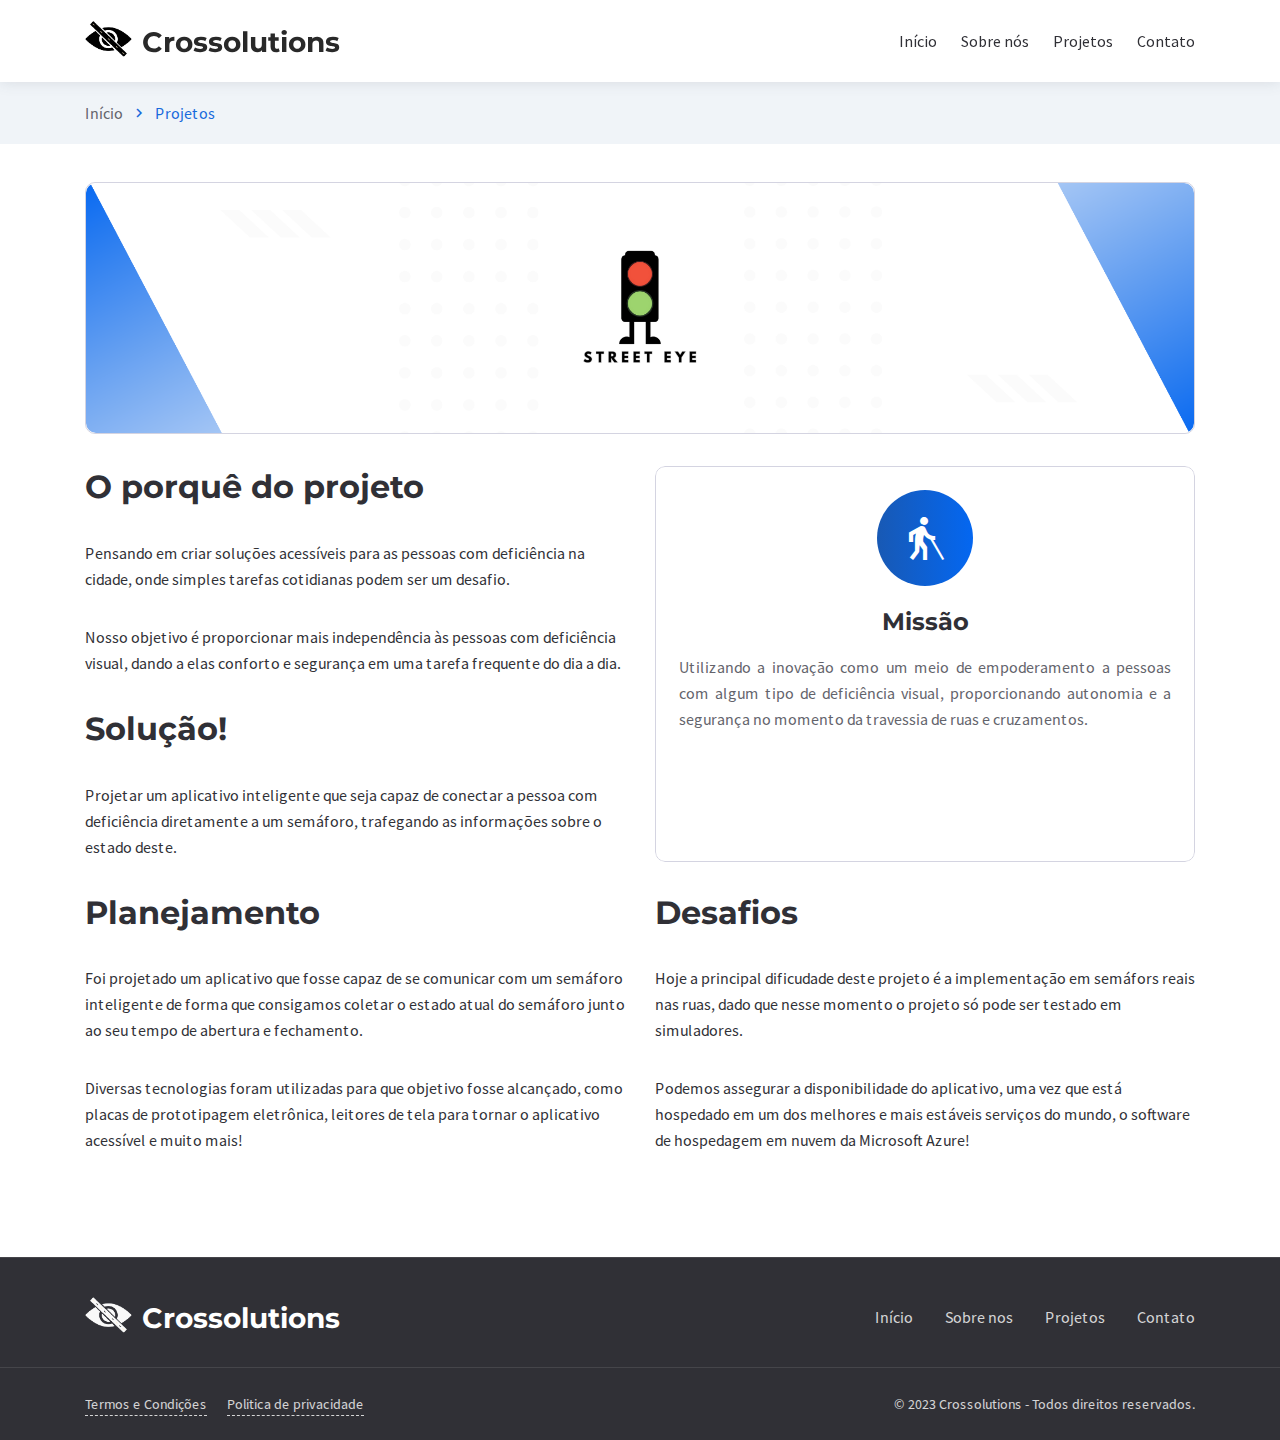
<file: projects.html>
<!DOCTYPE html>
<html lang="pt-br">

<head>

	<meta charset="utf-8">

	<title>Crossolutions</title>

	<meta name="description" content="Description">
	<meta http-equiv="X-UA-Compatible" content="IE=edge">
	<meta name="viewport" content="width=device-width, initial-scale=1, maximum-scale=2">

	<link rel="icon" href="assets/img/brands/crossLogo.png" type="image/x-icon">

	<link rel="stylesheet" href="assets/css/bootstrap-grid.css">
	<link rel="stylesheet" href="assets/css/style.css">
	<link rel="preload" href="assets/fonts/source-sans-pro-v21-latin/source-sans-pro-v21-latin-regular.woff2" as="font"
		type="font/woff2" crossorigin>
	<link rel="preload" href="assets/fonts/source-sans-pro-v21-latin/source-sans-pro-v21-latin-700.woff2" as="font"
		type="font/woff2" crossorigin>
	<link rel="preload" href="assets/fonts/montserrat-v25-latin/montserrat-v25-latin-700.woff2" as="font"
		type="font/woff2" crossorigin>
	<link rel="preload" href="assets/fonts/montserrat-v25-latin/montserrat-v25-latin-600.woff2" as="font"
		type="font/woff2" crossorigin>

	<link rel="preload" href="assets/fonts/material-icons/material-icons.woff2" as="font" type="font/woff2" crossorigin>
	<link rel="preload" href="assets/fonts/material-icons/material-icons-outlined.woff2" as="font" type="font/woff2"
		crossorigin>
	<link href="https://cdn.jsdelivr.net/npm/bootstrap@5.0.2/dist/css/bootstrap.min.css" rel="stylesheet"
		integrity="sha384-EVSTQN3/azprG1Anm3QDgpJLIm9Nao0Yz1ztcQTwFspd3yD65VohhpuuCOmLASjC" crossorigin="anonymous">

</head>

<body>

	<main class="main">
		<div class="main-inner">
			<!-- Begin mobile main menu -->
			<nav class="mmm">
				<div class="mmm-content">
					<ul class="mmm-list">
						<li>
							<a href="index.html">Início</a>
						</li>
						<li>
							<a href="about-us.html">Sobre nós</a>
						</li>
						<li>
							<a href="projects.html">Projetos</a>
						</li>
						<li>
							<a href="contacts.html">Contato</a>
						</li>
					</ul>
				</div>
			</nav><!-- End mobile main menu -->
			<header class="header header-minimal">
				<nav class="header-fixed">
					<div class="container">
						<div class="row flex-nowrap align-items-center justify-content-between">
							<div class="col-auto header-fixed-col logo-wrapper">
								<a href="index.html" class="logo" title="Crossolutions">
									<img src="assets/img/brands/crossLogo.png" alt="Crossolutions Logo">
									<h3 class="section-heading shm-none"
										style="color: #292929; margin-left:10px; margin-top: 3px;">
										Crossolutions</h3>
								</a>
							</div>
							<div class="col-auto col-xl col-static header-fixed-col d-none d-xl-block">
								<div class="row flex-nowrap align-items-center justify-content-end">
									<div class="col header-fixed-col d-none d-xl-block col-static">
										<!-- Begin main menu -->
										<nav class="main-mnu">
											<ul class="main-mnu-list">
												<li>
													<a href="index.html" data-title="Início">
														<span>Início</span>
													</a>
												</li>
												<li>
													<a href="about-us.html" data-title="Sobre nós">
														<span>Sobre nós</span>
													</a>
												</li>
												<li>
													<a href="projects.html" data-title="Projetos">
														<span>Projetos</span>
													</a>
												</li>
												<li>
													<a href="contacts.html" data-title="Contato">
														<span>Contato</span>
													</a>
												</li>
											</ul>
										</nav><!-- End main menu -->
									</div>
								</div>
							</div>
							<div class="col-auto d-block d-xl-none header-fixed-col">
								<div class="main-mnu-btn">
									<span class="bar bar-1"></span>
									<span class="bar bar-2"></span>
									<span class="bar bar-3"></span>
									<span class="bar bar-4"></span>
								</div>
							</div>
						</div>
					</div>
				</nav>
			</header>

			<!-- Begin bread crumbs -->
            <nav class="bread-crumbs">
                <div class="container">
                    <div class="row">
                        <div class="col-12">
                            <ul class="bread-crumbs-list">
                                <li>
                                    <a href="index.html">Início</a>
                                    <i class="material-icons md-18">chevron_right</i>
                                </li>
                                <li>Projetos</li>
                            </ul>
                        </div>
                    </div>
                </div>
            </nav><!-- End bread crumbs -->

			<section style="margin-top: 3%;">
				<div class="container">
					<div class="content" >
						<div class="item-bordered item-border-radius">
							<img src="assets/img/banner.png" class="img-cover img-responsive lazy" style="height: 250px; "/>
						</div>
					</div>
				<div class="row">
					<div class="col-lg-6 col-md-6 col-12">
						<h2>O porquê do projeto</h2>
							<p>
								Pensando em criar soluções acessíveis para as pessoas com deficiência na cidade, onde simples tarefas cotidianas podem ser um desafio.
							</p>

							<p>
								Nosso objetivo é proporcionar mais independência às pessoas com deficiência visual, dando a elas conforto e segurança em uma tarefa frequente do dia a dia.
						<h2>Solução!</h2>
							<p>
								Projetar um aplicativo inteligente que seja capaz de conectar a pessoa com deficiência diretamente a um semáforo, trafegando as informações sobre o estado deste.
							</p>
					</div>

					<div class="col-lg-6 col-md-6 col-12 item">
						<a href="#!" class="iitem item-style iitem-hover" style="cursor: default;">
							<div class="iitem-icon">
							<i class="material-icons material-icons-outlined md-48">blind</i>
							</div>
							<div class="iitem-icon-bg">
							<i class="material-icons material-icons-outlined">blind</i>
							</div>
							<h3 class="iitem-heading item-heading-large">Missão</h3>
							
							<div class="iitem-desc" style="text-align: justify;">
								Utilizando a inovação como um meio de empoderamento a pessoas com algum tipo de deficiência visual, proporcionando autonomia e a segurança no momento da travessia de ruas e cruzamentos. </div>
						</a>
					</div>
				</div>
				<div class="col-12">
					
				</div>
			</section>
			
			<section style="padding-bottom: 72px;">
				<div class="container">
					<div class="row">
						
						<div class="col-lg-6 col-md-6 col-12">
							<h2>Planejamento</h2>
							<p>
								Foi projetado um aplicativo que fosse capaz de se comunicar com um semáforo inteligente de forma que consigamos coletar o estado atual do semáforo junto ao seu tempo de abertura e fechamento.
							</p>

							<p>
								Diversas tecnologias foram utilizadas para que objetivo fosse alcançado, como placas de prototipagem eletrônica, leitores de tela para tornar o aplicativo acessível e muito mais! 
							</p>
						</div>
						
						<div class="col-lg-6 col-md-6 col-12">
							<h2>Desafios</h2>
								<p>
									Hoje a principal dificudade deste projeto é a implementação em semáfors reais nas ruas, dado que nesse momento o projeto só pode ser testado em simuladores.
								</p>
								<p>
									Podemos assegurar a disponibilidade do aplicativo, uma vez que está hospedado em um dos melhores e mais estáveis serviços do mundo, o software de hospedagem em nuvem da Microsoft Azure! 
								</p>
						
						</div>

					</div>
				</div>
			</section>

			<!-- Begin footer -->
			<footer class="footer footer-minimal">
				<div class="footer-main">
					<div class="container">
						<div class="row items align-items-center">
							<div class="col-lg-3 col-md-4 col-12 item">
								<div class="widget-brand-info">
									<div class="widget-brand-info-main">
										<a href="index.html" class="logo" title="Crossolutions">
											<img data-src="assets/img/logo-white.svg" class="lazy" width="133"
												height="36" src="assets/img/brands/crossLogoBranco.png"
												alt="Crossolutions Logo" data-loaded="true" style="opacity: 1;">
											<h3 class="section-heading shm-none"
												style="color: white; opacity: 1; margin-left:10px; margin-top: 3px;">
												Crossolutions</h3>
										</a>
									</div>
								</div>
							</div>
							<div class="col-md item">
								<div class="footer-item">
									<nav class="footer-nav">
										<ul class="footer-mnu footer-mnu-line">
											<li><a href="index.html" class="hover-link"
													data-title="Início"><span>Início</span></a></li>
											<li><a href="about-us.html" class="hover-link"
													data-title="Sobre nos"><span>Sobre
														nos</span></a></li>
											<li><a href="projects.html" class="hover-link"
													data-title="Projetos"><span>Projetos</span></a></li>
											<li><a href="contacts.html" class="hover-link"
													data-title="Contato"><span>Contato</span></a></li>
										</ul>
									</nav>
								</div>
							</div>
						</div>
					</div>
				</div>
				<div class="footer-bottom">
					<div class="container">
						<div class="row justify-content-between items">
							<div class="col-md-auto col-12 item">
								<nav class="footer-links">
									<ul>
										<li><a href="terms-and-conditions.html">Termos e Condições</a></li>
										<li><a href="privacy-policy.html">Politica de privacidade</a></li>
									</ul>
								</nav>
							</div>
							<div class="col-md-auto col-12 item">
								<div class="copyright">© 2023 Crossolutions - Todos direitos reservados.</div>
							</div>
						</div>
					</div>
				</div>
			</footer><!-- End footer -->

	</main><!-- End main -->

	<script src="assets/libs/jquery/jquery.min.js"></script>
	<script src="assets/libs/lozad/lozad.min.js"></script>
	<script src="assets/libs/device/device.js"></script>
	<script src="assets/libs/spincrement/jquery.spincrement.min.js"></script>
	<script src="assets/libs/pristine/pristine.min.js"></script>
	<script src="assets/js/custom.js"></script>
	<script src="assets/js/forms.js"></script>

</body>

</html>
</file>
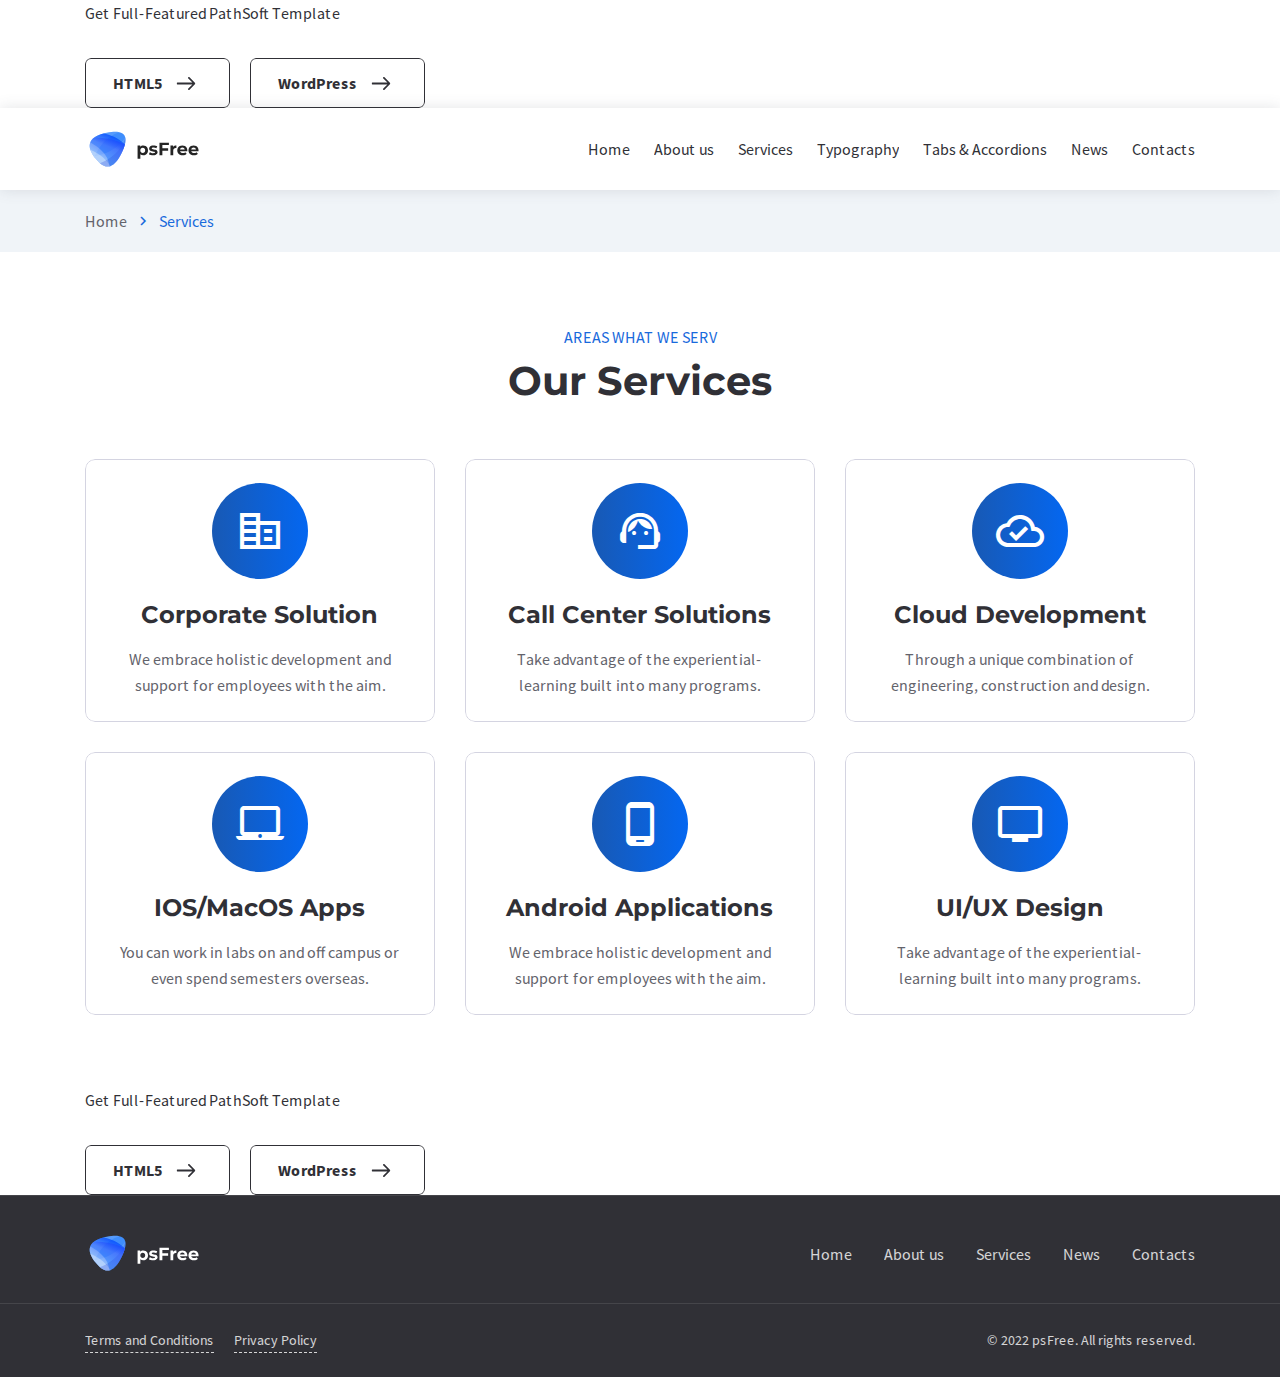
<file: services.html>
<!DOCTYPE html>
<html lang="en">

<head>

    <meta charset="utf-8">

    <title>PathSoft - #1 The Fastest HTML5 Template</title>

    <meta name="description" content="Description">
    <meta http-equiv="X-UA-Compatible" content="IE=edge">
    <meta name="viewport" content="width=device-width, initial-scale=1, maximum-scale=2">
        
    <link rel="icon" href="assets/img/favicon/favicon.ico" type="image/x-icon"> 

    <link rel="stylesheet" href="assets/css/bootstrap-grid.css">
<link rel="stylesheet" href="assets/css/style.css">
    <link rel="preload" href="assets/fonts/source-sans-pro-v21-latin/source-sans-pro-v21-latin-regular.woff2" as="font" type="font/woff2" crossorigin>
<link rel="preload" href="assets/fonts/source-sans-pro-v21-latin/source-sans-pro-v21-latin-700.woff2" as="font" type="font/woff2" crossorigin>
<link rel="preload" href="assets/fonts/montserrat-v25-latin/montserrat-v25-latin-700.woff2" as="font" type="font/woff2" crossorigin>
<link rel="preload" href="assets/fonts/montserrat-v25-latin/montserrat-v25-latin-600.woff2" as="font" type="font/woff2" crossorigin>

<link rel="preload" href="assets/fonts/material-icons/material-icons.woff2" as="font" type="font/woff2" crossorigin>
<link rel="preload" href="assets/fonts/material-icons/material-icons-outlined.woff2" as="font" type="font/woff2" crossorigin>

</head>

<body>

	<main class="main">

		<div class="main-inner">

			<!-- Begin mobile main menu -->
<nav class="mmm">
    <div class="mmm-content">
        <ul class="mmm-list">
            <li>
                <a href="index.html">Home</a>
            </li>
            <li>
                <a href="about-us.html">About us</a>
            </li>
            <li>
                <a href="services.html">Services</a>
            </li>
            <li>
                <a href="typography.html">Typography</a>
            </li>
            <li>
                <a href="tabs-and-accordions.html">Tabs & Accordions</a>
            </li>
            <li>
                <a href="news.html">News</a>
            </li>
            <li>
                <a href="contacts.html">Contacts</a>
            </li>
        </ul>
    </div>
</nav><!-- End mobile main menu -->
<div class="bff">
    <div class="container">
        <div class="row">
            <div class="col">
                <div class="bff-container">
                    <p>Get Full-Featured <br class="d-sm-none"> PathSoft Template</p>
                    <div class="btn-group justify-content-center justify-content-md-start">
                        <a href="https://www.templatemonster.com/website-templates/pathsoft-it-solutions-for-your-business-services-website-template-83414.html?utm_campaign=blog_site_KovalWeb&utm_source=KovalWeb&utm_medium=referral&aff=KovalWeb" class="btn btn-border btn-with-icon btn-small ripple">
                            <span>HTML5</span>
                            <svg class="btn-icon-right" viewBox="0 0 13 9" width="13" height="9"><use xlink:href="assets/img/sprite.svg#arrow-right"></use></svg>
                        </a>
                        <a href="https://www.templatemonster.com/wordpress-themes/pathsoft-it-solutions-for-your-business-services-wordpress-theme-99496.html?utm_campaign=blog_site_KovalWeb&utm_source=KovalWeb&utm_medium=referral&aff=KovalWeb" class="btn btn-border btn-with-icon btn-small ripple">
                            <span>WordPress</span>
                            <svg class="btn-icon-right" viewBox="0 0 13 9" width="13" height="9"><use xlink:href="assets/img/sprite.svg#arrow-right"></use></svg>
                        </a>
                    </div>
                </div>
            </div>
        </div>
    </div>
</div>
<header class="header header-minimal">
    <nav class="header-fixed">
        <div class="container">
            <div class="row flex-nowrap align-items-center justify-content-between">
                <div class="col-auto header-fixed-col logo-wrapper">
                    <a href="index.html" class="logo" title="PathSoft">
                        <img src="assets/img/logo.svg" width="115" height="36" alt="PathSoft">
                    </a>
                </div>
                <div class="col-auto col-xl col-static header-fixed-col d-none d-xl-block">
                    <div class="row flex-nowrap align-items-center justify-content-end">
                        <div class="col header-fixed-col d-none d-xl-block col-static">
                            <!-- Begin main menu -->
<nav class="main-mnu">
    <ul class="main-mnu-list">
        <li>
            <a href="index.html" data-title="Home">
                <span>Home</span>
            </a>
        </li>
        <li>
            <a href="about-us.html" data-title="About us">
                <span>About us</span>
            </a>
        </li>
        <li>
            <a href="services.html" data-title="Services">
                <span>Services</span>
            </a>
        </li>
        <li>
            <a href="typography.html" data-title="Typography">
                <span>Typography</span>
            </a>
        </li>
        <li>
            <a href="tabs-and-accordions.html" data-title="Tabs & Accordions">
                <span>Tabs & Accordions</span>
            </a>
        </li>
        <li>
            <a href="news.html" data-title="News">
                <span>News</span>
            </a>
        </li>
        <li>
            <a href="contacts.html" data-title="Contacts">
                <span>Contacts</span>
            </a>
        </li>
    </ul>
</nav><!-- End main menu -->
                        </div>
                    </div>
                </div>
                <div class="col-auto d-block d-xl-none header-fixed-col">
                    <div class="main-mnu-btn">
                        <span class="bar bar-1"></span>
                        <span class="bar bar-2"></span>
                        <span class="bar bar-3"></span>
                        <span class="bar bar-4"></span>
                    </div>
                </div>
            </div>
        </div>
    </nav>
</header>

			<!-- Begin bread crumbs -->
			<nav class="bread-crumbs">
				<div class="container">
					<div class="row">
						<div class="col-12">
							<ul class="bread-crumbs-list">
								<li>
									<a href="index.html">Home</a>
									<i class="material-icons md-18">chevron_right</i>
								</li>
								<li>Services</li>
							</ul>
						</div>
					</div>
				</div>
			</nav><!-- End bread crumbs -->

			<div class="section">
				<div class="container">
					<div class="row items">
						<header class="col-12">
							<div class="section-heading heading-center">
								<div class="section-subheading">Areas what we serv</div>
								<h1>Our Services</h1>
							</div>
						</header>
						<div class="col-12 item">
							<div class="row items">
								<div class="col-md-6 col-xl-4 col-12 item">
									<a href="single-service.html" class="iitem item-style iitem-hover">
										<div class="iitem-icon">
											<i class="material-icons material-icons-outlined md-48">corporate_fare</i>
										</div>
										<div class="iitem-icon-bg">
											<i class="material-icons material-icons-outlined">corporate_fare</i>
										</div>
										<h2 class="iitem-heading item-heading-large">Corporate Solution</h2>
										<div class="iitem-desc">We embrace holistic development and support for employees with the aim.</div>
									</a>
								</div>
								<div class="col-md-6 col-xl-4 col-12 item">
									<a href="single-service.html" class="iitem item-style iitem-hover">
										<div class="iitem-icon">
											<i class="material-icons material-icons-outlined md-48">support_agent</i>
										</div>
										<div class="iitem-icon-bg">
											<i class="material-icons material-icons-outlined">support_agent</i>
										</div>
										<h2 class="iitem-heading item-heading-large">Call Center Solutions</h2>
										<div class="iitem-desc">Take advantage of the experiential-learning  built into many programs.</div>
									</a>
								</div>
								<div class="col-md-6 col-xl-4 col-12 item">
									<a href="single-service.html" class="iitem item-style iitem-hover">
										<div class="iitem-icon">
											<i class="material-icons material-icons-outlined md-48">cloud_done</i>
										</div>
										<div class="iitem-icon-bg">
											<i class="material-icons material-icons-outlined">cloud_done</i>
										</div>
										<h2 class="iitem-heading item-heading-large">Cloud Development</h2>
										<div class="iitem-desc">Through a unique combination of engineering, construction and design.</div>
									</a>
								</div>
								<div class="col-md-6 col-xl-4 col-12 item">
									<a href="single-service.html" class="iitem item-style iitem-hover">
										<div class="iitem-icon">
											<i class="material-icons material-icons-outlined md-48">laptop_mac</i>
										</div>
										<div class="iitem-icon-bg">
											<i class="material-icons material-icons-outlined">laptop_mac</i>
										</div>
										<h2 class="iitem-heading item-heading-large">IOS/MacOS Apps</h2>
										<div class="iitem-desc">You can work in labs on and off campus or even spend semesters overseas.</div>
									</a>
								</div>
								<div class="col-md-6 col-xl-4 col-12 item">
									<a href="single-service.html" class="iitem item-style iitem-hover">
										<div class="iitem-icon">
											<i class="material-icons material-icons-outlined md-48">phone_android</i>
										</div>
										<div class="iitem-icon-bg">
											<i class="material-icons material-icons-outlined">phone_android</i>
										</div>
										<h2 class="iitem-heading item-heading-large">Android Applications</h2>
										<div class="iitem-desc">We embrace holistic development and support for employees with the aim.</div>
									</a>
								</div>
								<div class="col-md-6 col-xl-4 col-12 item">
									<a href="single-service.html" class="iitem item-style iitem-hover">
										<div class="iitem-icon">
											<i class="material-icons material-icons-outlined md-48">tv</i>
										</div>
										<div class="iitem-icon-bg">
											<i class="material-icons material-icons-outlined">tv</i>
										</div>
										<h2 class="iitem-heading item-heading-large">UI/UX Design</h2>
										<div class="iitem-desc">Take advantage of the experiential-learning  built into many programs.</div>
									</a>
								</div>
							</div>
						</div>
					</div>
				</div>
			</div>

		</div>

		<div class="bff">
    <div class="container">
        <div class="row">
            <div class="col">
                <div class="bff-container">
                    <p>Get Full-Featured <br class="d-sm-none"> PathSoft Template</p>
                    <div class="btn-group justify-content-center justify-content-md-start">
                        <a href="https://www.templatemonster.com/website-templates/pathsoft-it-solutions-for-your-business-services-website-template-83414.html?utm_campaign=blog_site_KovalWeb&utm_source=KovalWeb&utm_medium=referral&aff=KovalWeb" class="btn btn-border btn-with-icon btn-small ripple">
                            <span>HTML5</span>
                            <svg class="btn-icon-right" viewBox="0 0 13 9" width="13" height="9"><use xlink:href="assets/img/sprite.svg#arrow-right"></use></svg>
                        </a>
                        <a href="https://www.templatemonster.com/wordpress-themes/pathsoft-it-solutions-for-your-business-services-wordpress-theme-99496.html?utm_campaign=blog_site_KovalWeb&utm_source=KovalWeb&utm_medium=referral&aff=KovalWeb" class="btn btn-border btn-with-icon btn-small ripple">
                            <span>WordPress</span>
                            <svg class="btn-icon-right" viewBox="0 0 13 9" width="13" height="9"><use xlink:href="assets/img/sprite.svg#arrow-right"></use></svg>
                        </a>
                    </div>
                </div>
            </div>
        </div>
    </div>
</div>

<!-- Begin footer -->
<footer class="footer footer-minimal">
    <div class="footer-main">
        <div class="container">
            <div class="row items align-items-center">
                <div class="col-lg-3 col-md-4 col-12 item">
                    <div class="widget-brand-info">
                        <div class="widget-brand-info-main">
                            <a href="index.html" class="logo" title="PathSoft">
                                <img data-src="assets/img/logo-white.svg" class="lazy" width="133" height="36" src="assets/img/logo-white.svg" alt="PathSoft" data-loaded="true" style="opacity: 1;">
                            </a>
                        </div>
                    </div>
                </div>
                <div class="col-md item">
                    <div class="footer-item">
                        <nav class="footer-nav">
                            <ul class="footer-mnu footer-mnu-line">
                                <li><a href="#!" class="hover-link" data-title="Home"><span>Home</span></a></li>
                                <li><a href="#!" class="hover-link" data-title="About us"><span>About us</span></a></li>
                                <li><a href="#!" class="hover-link" data-title="Services"><span>Services</span></a></li>
                                <li><a href="#!" class="hover-link" data-title="News"><span>News</span></a></li>
                                <li><a href="#!" class="hover-link" data-title="Contacts"><span>Contacts</span></a></li>
                            </ul>
                        </nav>
                    </div>
                </div>
            </div>
        </div>
    </div>
    <div class="footer-bottom">
        <div class="container">
            <div class="row justify-content-between items">
                <div class="col-md-auto col-12 item">
                    <nav class="footer-links">
                        <ul>
                            <li><a href="terms-and-conditions.html">Terms and Conditions</a></li>
                            <li><a href="privacy-policy.html">Privacy Policy</a></li>
                        </ul>
                    </nav>
                </div>
                <div class="col-md-auto col-12 item">
                    <div class="copyright">© 2022 psFree. All rights reserved.</div>
                </div>
            </div>
        </div>
    </div>
</footer><!-- End footer -->

	</main><!-- End main -->

	<script src="assets/libs/jquery/jquery.min.js"></script>
<script src="assets/libs/lozad/lozad.min.js"></script>
<script src="assets/libs/device/device.js"></script>
<script src="assets/libs/spincrement/jquery.spincrement.min.js"></script>
<script src="assets/libs/pristine/pristine.min.js"></script>
<script src="assets/js/custom.js"></script>
<script src="assets/js/forms.js"></script>

</body>

</html>
</file>
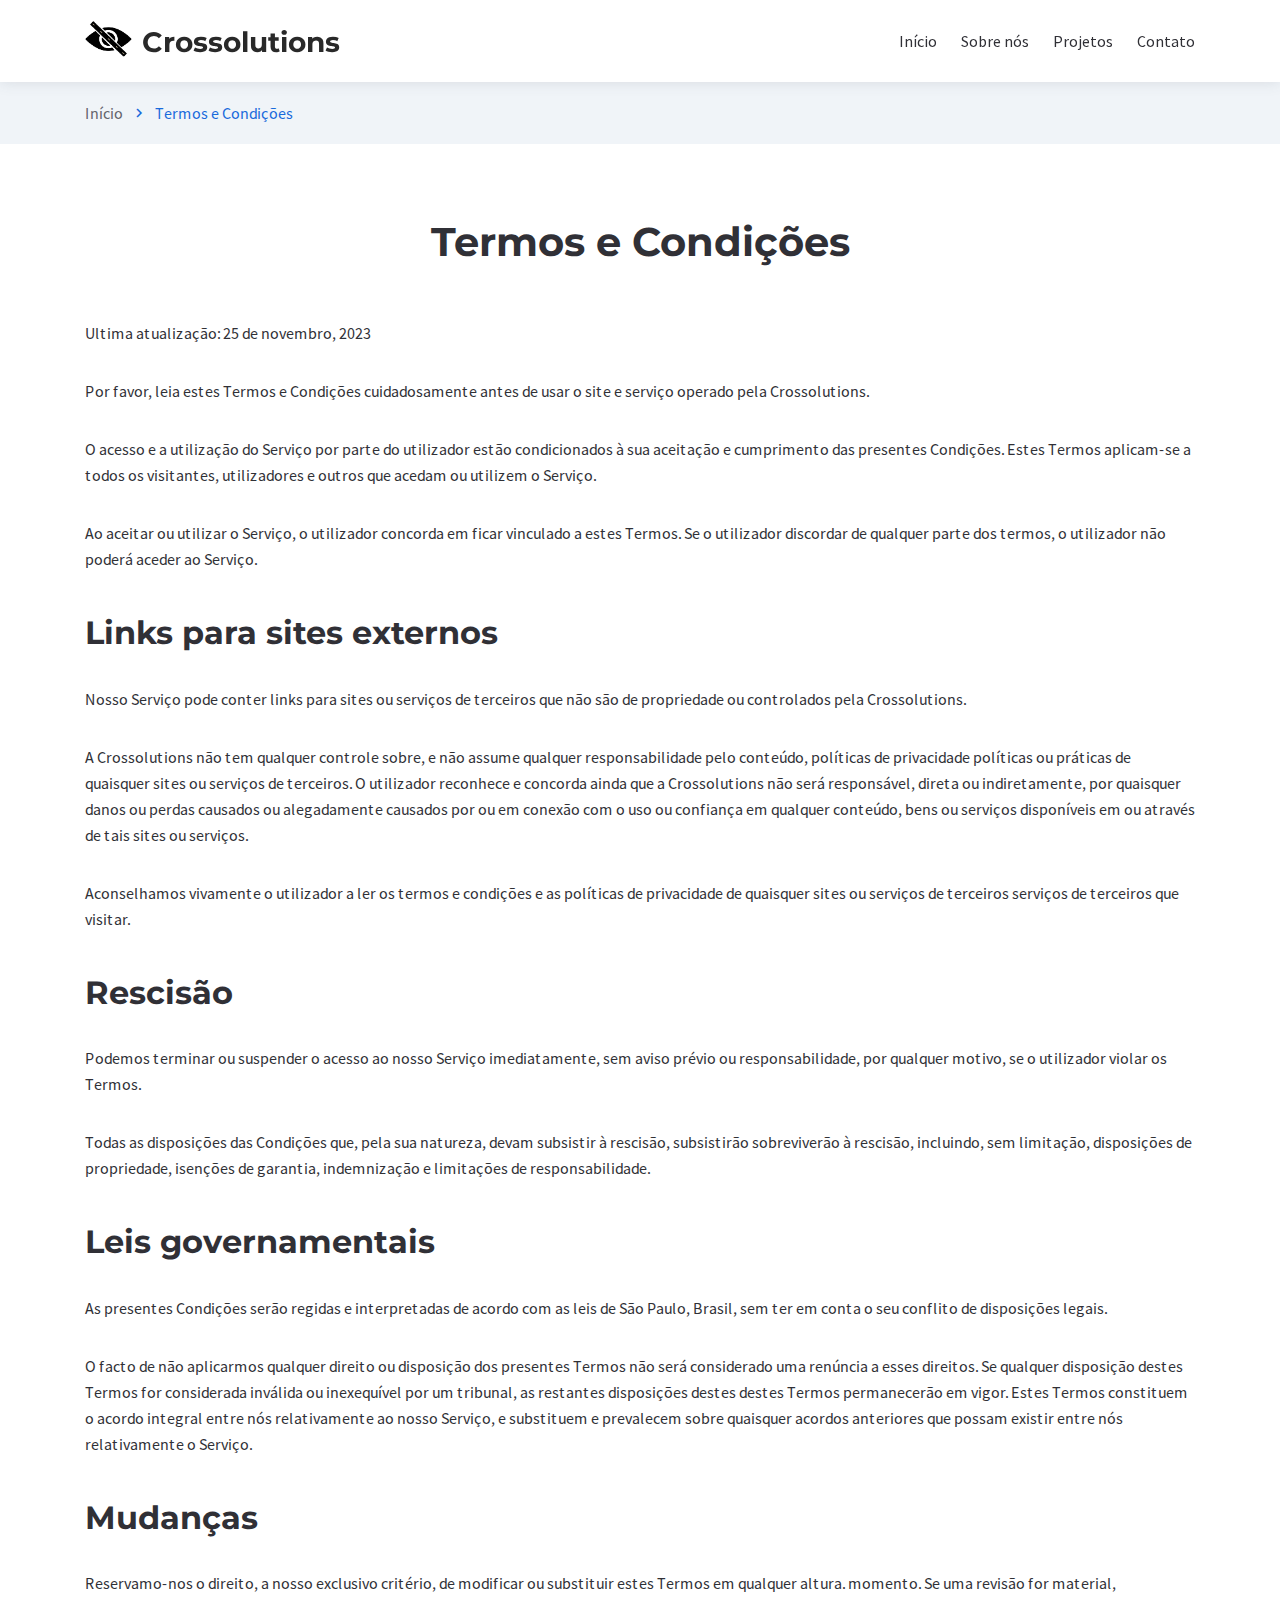
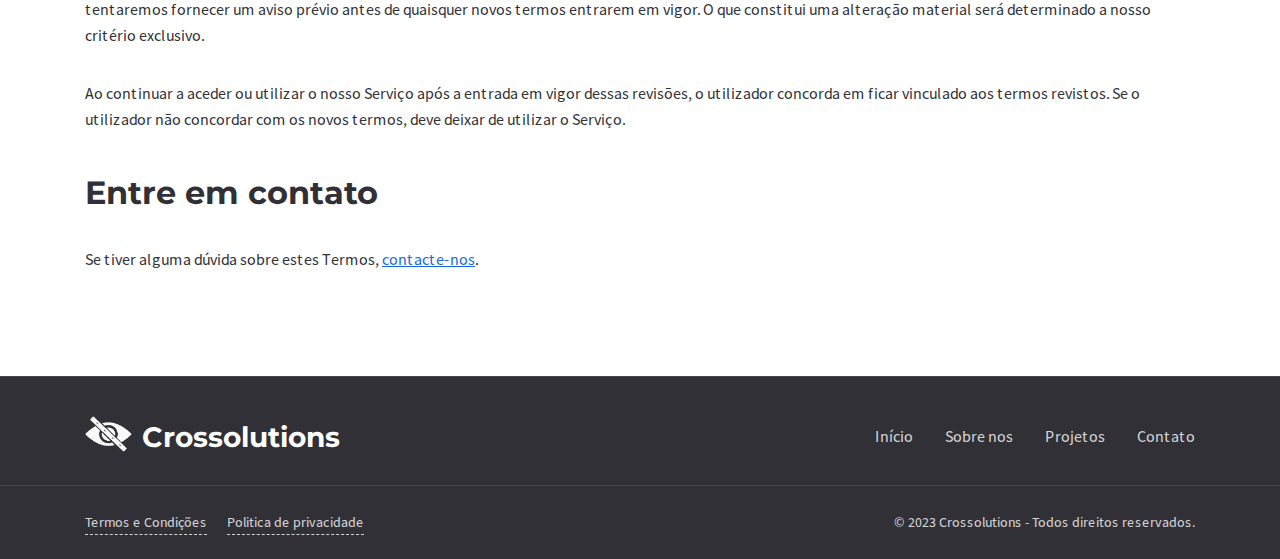
<file: terms-and-conditions.html>
<!DOCTYPE html>
<html lang="pt-br">

<head>

    <meta charset="utf-8">

    <meta charset="utf-8">

    <title>Crossolutions</title>

    <meta name="description" content="Description">
    <meta http-equiv="X-UA-Compatible" content="IE=edge">
    <meta name="viewport" content="width=device-width, initial-scale=1, maximum-scale=2">

    <link rel="icon" href="assets/img/brands/crossLogoBranco.png" type="image/x-icon">

    <link rel="stylesheet" href="assets/css/bootstrap-grid.css">
    <link rel="stylesheet" href="assets/css/style.css">
    <link rel="preload" href="assets/fonts/source-sans-pro-v21-latin/source-sans-pro-v21-latin-regular.woff2" as="font"
        type="font/woff2" crossorigin>
    <link rel="preload" href="assets/fonts/source-sans-pro-v21-latin/source-sans-pro-v21-latin-700.woff2" as="font"
        type="font/woff2" crossorigin>
    <link rel="preload" href="assets/fonts/montserrat-v25-latin/montserrat-v25-latin-700.woff2" as="font"
        type="font/woff2" crossorigin>
    <link rel="preload" href="assets/fonts/montserrat-v25-latin/montserrat-v25-latin-600.woff2" as="font"
        type="font/woff2" crossorigin>

    <link rel="preload" href="assets/fonts/material-icons/material-icons.woff2" as="font" type="font/woff2" crossorigin>
    <link rel="preload" href="assets/fonts/material-icons/material-icons-outlined.woff2" as="font" type="font/woff2"
        crossorigin>

</head>

<body>

    <main class="main">
		<div class="main-inner">
			<!-- Begin mobile main menu -->
			<nav class="mmm">
				<div class="mmm-content">
					<ul class="mmm-list">
						<li>
							<a href="index.html">Início</a>
						</li>
						<li>
							<a href="about-us.html">Sobre nós</a>
						</li>
						<li>
							<a href="projects.html">Projetos</a>
						</li>
						<li>
							<a href="contacts.html">Contato</a>
						</li>
					</ul>
				</div>
			</nav><!-- End mobile main menu -->
			<header class="header header-minimal">
				<nav class="header-fixed">
					<div class="container">
						<div class="row flex-nowrap align-items-center justify-content-between">
							<div class="col-auto header-fixed-col logo-wrapper">
								<a href="index.html" class="logo" title="Crossolutions">
									<img src="assets/img/brands/crossLogo.png" alt="Crossolutions Logo">
									<h3 class="section-heading shm-none"
										style="color: #292929; margin-left:10px; margin-top: 3px;">
										Crossolutions</h3>
								</a>
							</div>
							<div class="col-auto col-xl col-static header-fixed-col d-none d-xl-block">
								<div class="row flex-nowrap align-items-center justify-content-end">
									<div class="col header-fixed-col d-none d-xl-block col-static">
										<!-- Begin main menu -->
										<nav class="main-mnu">
											<ul class="main-mnu-list">
												<li>
													<a href="index.html" data-title="Início">
														<span>Início</span>
													</a>
												</li>
												<li>
													<a href="about-us.html" data-title="Sobre nos">
														<span>Sobre nós</span>
													</a>
												</li>
												<li>
													<a href="projects.html" data-title="Projetos">
														<span>Projetos</span>
													</a>
												</li>
												<li>
													<a href="contacts.html" data-title="Contato">
														<span>Contato</span>
													</a>
												</li>
											</ul>
										</nav><!-- End main menu -->
									</div>
								</div>
							</div>
							<div class="col-auto d-block d-xl-none header-fixed-col">
								<div class="main-mnu-btn">
									<span class="bar bar-1"></span>
									<span class="bar bar-2"></span>
									<span class="bar bar-3"></span>
									<span class="bar bar-4"></span>
								</div>
							</div>
						</div>
					</div>
				</nav>
			</header>

            <!-- Begin bread crumbs -->
            <nav class="bread-crumbs">
                <div class="container">
                    <div class="row">
                        <div class="col-12">
                            <ul class="bread-crumbs-list">
                                <li>
                                    <a href="index.html">Início</a>
                                    <i class="material-icons md-18">chevron_right</i>
                                </li>
                                <li>Termos e Condições</li>
                            </ul>
                        </div>
                    </div>
                </div>
            </nav><!-- End bread crumbs -->

            <div class="section">
                <div class="container">
                    <div class="row">
                        <div class="col-12">
                            <div class="section-heading heading-center section-heading-animate">
                                <h1>Termos e Condições</h1>
                            </div>
                            <div class="content">
                                <p>Ultima atualização: 25 de novembro, 2023</p>
                                <p>Por favor, leia estes Termos e Condições cuidadosamente
                                    antes de usar o site e serviço operado pela Crossolutions.</p>
                                <p>O acesso e a utilização do Serviço por parte do utilizador estão condicionados à sua aceitação e
                                    cumprimento das presentes Condições. Estes
                                    Termos aplicam-se a todos os visitantes, utilizadores e outros que acedam ou utilizem o Serviço.</p>
                                <p>Ao aceitar ou utilizar o Serviço, o utilizador concorda em ficar vinculado a estes Termos. Se o utilizador
                                    discordar de qualquer parte dos
                                    termos, o utilizador não poderá aceder ao Serviço.</p>
                                <h2>Links para sites externos</h2>
                                <p>Nosso Serviço pode conter links para sites ou serviços de terceiros que não são de propriedade
                                    ou controlados pela Crossolutions.
                                </p>

                                <p>A Crossolutions não tem qualquer controle sobre, e não assume qualquer responsabilidade pelo conteúdo, políticas de privacidade
                                    políticas ou práticas de
                                    quaisquer sites ou serviços de terceiros. O utilizador reconhece e concorda ainda que
                                    a Crossolutions não será responsável, direta ou indiretamente, por quaisquer danos ou perdas causados ou alegadamente
                                    causados por ou em conexão
                                    com o uso ou confiança em qualquer conteúdo, bens ou serviços disponíveis em ou
                                    através de tais sites ou
                                    serviços.</p>

                                <p>Aconselhamos vivamente o utilizador a ler os termos e condições e as políticas de privacidade de quaisquer
                                    sites ou serviços de terceiros
                                    serviços de terceiros que visitar.</p>

                                <h2>Rescisão</h2>

                                <p>Podemos terminar ou suspender o acesso ao nosso Serviço imediatamente, sem aviso prévio
                                    ou responsabilidade, por qualquer motivo, se o utilizador violar os Termos.</p>

                                <p>Todas as disposições das Condições que, pela sua natureza, devam subsistir à rescisão, subsistirão
                                    sobreviverão à rescisão,
                                    incluindo, sem limitação, disposições de propriedade, isenções de garantia, indemnização
                                    e limitações de
                                    responsabilidade.</p>

                                <h2>Leis governamentais</h2>

                                <p>As presentes Condições serão regidas e interpretadas de acordo com as leis de
                                    São Paulo, Brasil, sem ter em conta o seu conflito de disposições legais.</p>

                                <p>O facto de não aplicarmos qualquer direito ou disposição dos presentes Termos não será considerado uma
                                    renúncia a esses direitos. Se
                                    qualquer disposição destes Termos for considerada inválida ou inexequível por um tribunal, as
                                    restantes disposições destes
                                    destes Termos permanecerão em vigor. Estes Termos constituem o acordo integral
                                    entre nós relativamente ao nosso Serviço,
                                    e substituem e prevalecem sobre quaisquer acordos anteriores que possam existir entre nós relativamente
                                    o Serviço.</p>

                                <h2>Mudanças</h2>

                                <p>Reservamo-nos o direito, a nosso exclusivo critério, de modificar ou substituir estes Termos em qualquer altura.
                                    momento. Se uma revisão for
                                    material, tentaremos fornecer um aviso prévio antes de quaisquer novos termos
                                    entrarem em vigor. O que constitui uma
                                    alteração material será determinado a nosso critério exclusivo.</p>

                                <p>Ao continuar a aceder ou utilizar o nosso Serviço após a entrada em vigor dessas revisões,
                                    o utilizador concorda em ficar vinculado aos
                                    termos revistos. Se o utilizador não concordar com os novos termos, deve deixar de utilizar o Serviço.
                                </p>


                                <h2>Entre em contato</h2>

                                <p>Se tiver alguma dúvida sobre estes Termos, <a href="contacts.html">contacte-nos</a>.</p>
                            </div>
                        </div>
                    </div>
                </div>
            </div>

        </div>

        <!-- Begin footer -->
			<footer class="footer footer-minimal">
				<div class="footer-main">
					<div class="container">
						<div class="row items align-items-center">
							<div class="col-lg-3 col-md-4 col-12 item">
								<div class="widget-brand-info">
									<div class="widget-brand-info-main">
										<a href="index.html" class="logo" title="Crossolutions">
											<img data-src="assets/img/logo-white.svg" class="lazy" width="133"
												height="36" src="assets/img/brands/crossLogoBranco.png" alt="Crossolutions Logo"
												data-loaded="true" style="opacity: 1;">
											<h3 class="section-heading shm-none"
												style="color: white; opacity: 1; margin-left:10px; margin-top: 3px;">
												Crossolutions</h3>
										</a>
									</div>
								</div>
							</div>
							<div class="col-md item">
								<div class="footer-item">
									<nav class="footer-nav">
										<ul class="footer-mnu footer-mnu-line">
											<li><a href="index.html" class="hover-link"
													data-title="Início"><span>Início</span></a></li>
											<li><a href="about-us.html" class="hover-link"
													data-title="Sobre nos"><span>Sobre
														nos</span></a></li>
											<li><a href="projects.html" class="hover-link"
													data-title="Projetos"><span>Projetos</span></a></li>
											<li><a href="contacts.html" class="hover-link"
													data-title="Contato"><span>Contato</span></a></li>
										</ul>
									</nav>
								</div>
							</div>
						</div>
					</div>
				</div>
				<div class="footer-bottom">
					<div class="container">
						<div class="row justify-content-between items">
							<div class="col-md-auto col-12 item">
								<nav class="footer-links">
									<ul>
										<li><a href="terms-and-conditions.html">Termos e Condições</a></li>
										<li><a href="privacy-policy.html">Politica de privacidade</a></li>
									</ul>
								</nav>
							</div>
							<div class="col-md-auto col-12 item">
								<div class="copyright">© 2023 Crossolutions - Todos direitos reservados.</div>
							</div>
						</div>
					</div>
				</div>
			</footer><!-- End footer -->

    </main><!-- End main -->

    <script src="assets/libs/jquery/jquery.min.js"></script>
    <script src="assets/libs/lozad/lozad.min.js"></script>
    <script src="assets/libs/device/device.js"></script>
    <script src="assets/libs/spincrement/jquery.spincrement.min.js"></script>
    <script src="assets/libs/pristine/pristine.min.js"></script>
    <script src="assets/js/custom.js"></script>
    <script src="assets/js/forms.js"></script>
</body>

</html>
</file>
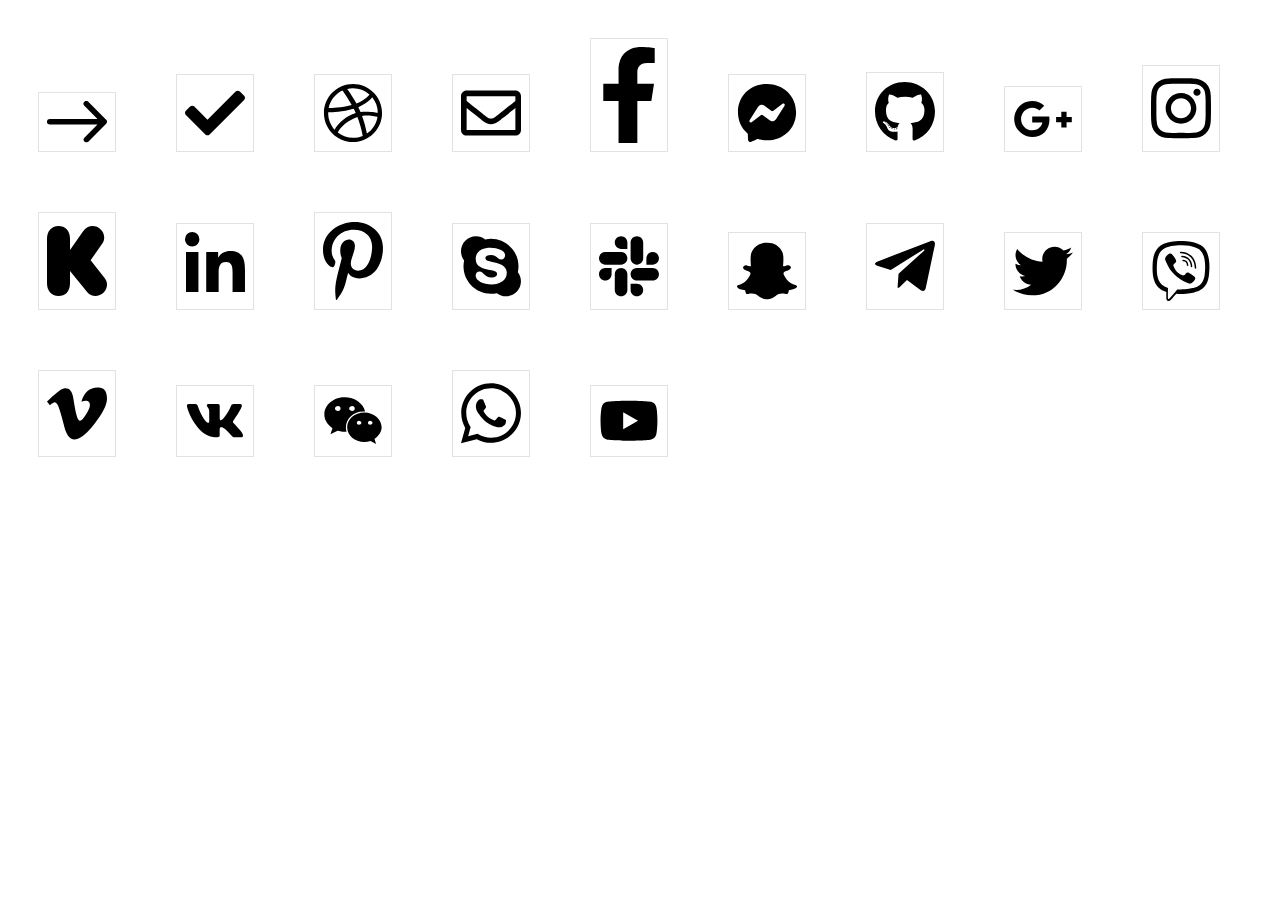
<file: assets/img/svg_preview.html>
<html>
	<head><style>body { font-family: arial; font-size: 12px; }.svg_all { display: none; }.grid__icon {width: 60px; }
    
   .grid__item {
    
        padding: 8px;
        border: 1px solid #e2e2e2;
        
        
        display:inline-block;
        
        margin: 30px;
        
        position: relative;
    }
    
    .grid__item:hover {
        background-color:#f5f5f5;
    }
    
    .grid__item textarea{
        border:1px solid #d6d6d6;
        height:50px;
        width:450px;
        
        padding:8px;
        font-size: 11px;
    }
    
    
    .grid__item .grid__html textarea{
        height:40px;
        width:450px;
    }    
    
    .grid__item h2 {
        font-size: 15px;
        color: #272727;
    }
    
    .grid__popup {
    
        display: none;
        position: absolute;
        
        
        left:0px;
        
        border: 1px solid #e2e2e2;
        
        background: #fff;
        
        padding:8px;
    }
    
    .grid__popup .grid__icon {
        display: none;
    }
    
    .grid__item:hover .grid__popup {
        
        display:block;
        z-index:20;
    
    }</style></head>
<body><div class="svg_all">
<svg xmlns="http://www.w3.org/2000/svg">


	<symbol id="arrow-right"> <!--13 9 --> 
		  <path d="M1074.82,2574.07l-3.87-3.89a0.592,0.592,0,0,0-.85,0,0.6,0.6,0,0,0,0,.86l2.84,2.85H1062.6a0.61,0.61,0,0,0,0,1.22h10.34l-2.84,2.85a0.61,0.61,0,0,0,.43,1.04,0.576,0.576,0,0,0,.42-0.18l3.87-3.89A0.6,0.6,0,0,0,1074.82,2574.07Z" transform="translate(-1062 -2570)"/>
	</symbol>


	<symbol id="check"> <!--512 512 --> 
		<path  d="M173.898 439.404l-166.4-166.4c-9.997-9.997-9.997-26.206 0-36.204l36.203-36.204c9.997-9.998 26.207-9.998 36.204 0L192 312.69 432.095 72.596c9.997-9.997 26.207-9.997 36.204 0l36.203 36.204c9.997 9.997 9.997 26.206 0 36.204l-294.4 294.401c-9.998 9.997-26.207 9.997-36.204-.001z"></path>
	</symbol>


	<symbol id="dribbble-icon"> <!--512 512 --> 
		<path d="M256 8C119.252 8 8 119.252 8 256s111.252 248 248 248 248-111.252 248-248S392.748 8 256 8zm163.97 114.366c29.503 36.046 47.369 81.957 47.835 131.955-6.984-1.477-77.018-15.682-147.502-6.818-5.752-14.041-11.181-26.393-18.617-41.614 78.321-31.977 113.818-77.482 118.284-83.523zM396.421 97.87c-3.81 5.427-35.697 48.286-111.021 76.519-34.712-63.776-73.185-116.168-79.04-124.008 67.176-16.193 137.966 1.27 190.061 47.489zm-230.48-33.25c5.585 7.659 43.438 60.116 78.537 122.509-99.087 26.313-186.36 25.934-195.834 25.809C62.38 147.205 106.678 92.573 165.941 64.62zM44.17 256.323c0-2.166.043-4.322.108-6.473 9.268.19 111.92 1.513 217.706-30.146 6.064 11.868 11.857 23.915 17.174 35.949-76.599 21.575-146.194 83.527-180.531 142.306C64.794 360.405 44.17 310.73 44.17 256.323zm81.807 167.113c22.127-45.233 82.178-103.622 167.579-132.756 29.74 77.283 42.039 142.053 45.189 160.638-68.112 29.013-150.015 21.053-212.768-27.882zm248.38 8.489c-2.171-12.886-13.446-74.897-41.152-151.033 66.38-10.626 124.7 6.768 131.947 9.055-9.442 58.941-43.273 109.844-90.795 141.978z"></path>
	</symbol>


	<symbol id="email-icon"> <!--512 512 --> 
		<path d="M464 64H48C21.49 64 0 85.49 0 112v288c0 26.51 21.49 48 48 48h416c26.51 0 48-21.49 48-48V112c0-26.51-21.49-48-48-48zm0 48v40.805c-22.422 18.259-58.168 46.651-134.587 106.49-16.841 13.247-50.201 45.072-73.413 44.701-23.208.375-56.579-31.459-73.413-44.701C106.18 199.465 70.425 171.067 48 152.805V112h416zM48 400V214.398c22.914 18.251 55.409 43.862 104.938 82.646 21.857 17.205 60.134 55.186 103.062 54.955 42.717.231 80.509-37.199 103.053-54.947 49.528-38.783 82.032-64.401 104.947-82.653V400H48z"></path>
	</symbol>


	<symbol id="facebook-icon"> <!--320 512 --> 
		<path d="M279.14 288l14.22-92.66h-88.91v-60.13c0-25.35 12.42-50.06 52.24-50.06h40.42V6.26S260.43 0 225.36 0c-73.22 0-121.08 44.38-121.08 124.72v70.62H22.89V288h81.39v224h100.17V288z"></path>
	</symbol>


	<symbol id="facebook-messenger-icon"> <!--512 512 --> 
		<path d="M256.55 8C116.52 8 8 110.34 8 248.57c0 72.3 29.71 134.78 78.07 177.94 8.35 7.51 6.63 11.86 8.05 58.23A19.92 19.92 0 0 0 122 502.31c52.91-23.3 53.59-25.14 62.56-22.7C337.85 521.8 504 423.7 504 248.57 504 110.34 396.59 8 256.55 8zm149.24 185.13l-73 115.57a37.37 37.37 0 0 1-53.91 9.93l-58.08-43.47a15 15 0 0 0-18 0l-78.37 59.44c-10.46 7.93-24.16-4.6-17.11-15.67l73-115.57a37.36 37.36 0 0 1 53.91-9.93l58.06 43.46a15 15 0 0 0 18 0l78.41-59.38c10.44-7.98 24.14 4.54 17.09 15.62z"></path>
	</symbol>


	<symbol id="github-icon"> <!--496 512 --> 
		<path d="M165.9 397.4c0 2-2.3 3.6-5.2 3.6-3.3.3-5.6-1.3-5.6-3.6 0-2 2.3-3.6 5.2-3.6 3-.3 5.6 1.3 5.6 3.6zm-31.1-4.5c-.7 2 1.3 4.3 4.3 4.9 2.6 1 5.6 0 6.2-2s-1.3-4.3-4.3-5.2c-2.6-.7-5.5.3-6.2 2.3zm44.2-1.7c-2.9.7-4.9 2.6-4.6 4.9.3 2 2.9 3.3 5.9 2.6 2.9-.7 4.9-2.6 4.6-4.6-.3-1.9-3-3.2-5.9-2.9zM244.8 8C106.1 8 0 113.3 0 252c0 110.9 69.8 205.8 169.5 239.2 12.8 2.3 17.3-5.6 17.3-12.1 0-6.2-.3-40.4-.3-61.4 0 0-70 15-84.7-29.8 0 0-11.4-29.1-27.8-36.6 0 0-22.9-15.7 1.6-15.4 0 0 24.9 2 38.6 25.8 21.9 38.6 58.6 27.5 72.9 20.9 2.3-16 8.8-27.1 16-33.7-55.9-6.2-112.3-14.3-112.3-110.5 0-27.5 7.6-41.3 23.6-58.9-2.6-6.5-11.1-33.3 2.6-67.9 20.9-6.5 69 27 69 27 20-5.6 41.5-8.5 62.8-8.5s42.8 2.9 62.8 8.5c0 0 48.1-33.6 69-27 13.7 34.7 5.2 61.4 2.6 67.9 16 17.7 25.8 31.5 25.8 58.9 0 96.5-58.9 104.2-114.8 110.5 9.2 7.9 17 22.9 17 46.4 0 33.7-.3 75.4-.3 83.6 0 6.5 4.6 14.4 17.3 12.1C428.2 457.8 496 362.9 496 252 496 113.3 383.5 8 244.8 8zM97.2 352.9c-1.3 1-1 3.3.7 5.2 1.6 1.6 3.9 2.3 5.2 1 1.3-1 1-3.3-.7-5.2-1.6-1.6-3.9-2.3-5.2-1zm-10.8-8.1c-.7 1.3.3 2.9 2.3 3.9 1.6 1 3.6.7 4.3-.7.7-1.3-.3-2.9-2.3-3.9-2-.6-3.6-.3-4.3.7zm32.4 35.6c-1.6 1.3-1 4.3 1.3 6.2 2.3 2.3 5.2 2.6 6.5 1 1.3-1.3.7-4.3-1.3-6.2-2.2-2.3-5.2-2.6-6.5-1zm-11.4-14.7c-1.6 1-1.6 3.6 0 5.9 1.6 2.3 4.3 3.3 5.6 2.3 1.6-1.3 1.6-3.9 0-6.2-1.4-2.3-4-3.3-5.6-2z"></path>
	</symbol>


	<symbol id="google-plus-icon"> <!--640 512 --> 
		<path d="M386.061 228.496c1.834 9.692 3.143 19.384 3.143 31.956C389.204 370.205 315.599 448 204.8 448c-106.084 0-192-85.915-192-192s85.916-192 192-192c51.864 0 95.083 18.859 128.611 50.292l-52.126 50.03c-14.145-13.621-39.028-29.599-76.485-29.599-65.484 0-118.92 54.221-118.92 121.277 0 67.056 53.436 121.277 118.92 121.277 75.961 0 104.513-54.745 108.965-82.773H204.8v-66.009h181.261zm185.406 6.437V179.2h-56.001v55.733h-55.733v56.001h55.733v55.733h56.001v-55.733H627.2v-56.001h-55.733z"></path>
	</symbol>


	<symbol id="instagram-icon"> <!--448 512 --> 
		<path d="M224.1 141c-63.6 0-114.9 51.3-114.9 114.9s51.3 114.9 114.9 114.9S339 319.5 339 255.9 287.7 141 224.1 141zm0 189.6c-41.1 0-74.7-33.5-74.7-74.7s33.5-74.7 74.7-74.7 74.7 33.5 74.7 74.7-33.6 74.7-74.7 74.7zm146.4-194.3c0 14.9-12 26.8-26.8 26.8-14.9 0-26.8-12-26.8-26.8s12-26.8 26.8-26.8 26.8 12 26.8 26.8zm76.1 27.2c-1.7-35.9-9.9-67.7-36.2-93.9-26.2-26.2-58-34.4-93.9-36.2-37-2.1-147.9-2.1-184.9 0-35.8 1.7-67.6 9.9-93.9 36.1s-34.4 58-36.2 93.9c-2.1 37-2.1 147.9 0 184.9 1.7 35.9 9.9 67.7 36.2 93.9s58 34.4 93.9 36.2c37 2.1 147.9 2.1 184.9 0 35.9-1.7 67.7-9.9 93.9-36.2 26.2-26.2 34.4-58 36.2-93.9 2.1-37 2.1-147.8 0-184.8zM398.8 388c-7.8 19.6-22.9 34.7-42.6 42.6-29.5 11.7-99.5 9-132.1 9s-102.7 2.6-132.1-9c-19.6-7.8-34.7-22.9-42.6-42.6-11.7-29.5-9-99.5-9-132.1s-2.6-102.7 9-132.1c7.8-19.6 22.9-34.7 42.6-42.6 29.5-11.7 99.5-9 132.1-9s102.7-2.6 132.1 9c19.6 7.8 34.7 22.9 42.6 42.6 11.7 29.5 9 99.5 9 132.1s2.7 102.7-9 132.1z"></path>
	</symbol>


	<symbol id="kickstarter-icon"> <!--384 512 --> 
		<path d="M147.3 114.4c0-56.2-32.5-82.4-73.4-82.4C26.2 32 0 68.2 0 113.4v283c0 47.3 25.3 83.4 74.9 83.4 39.8 0 72.4-25.6 72.4-83.4v-76.5l112.1 138.3c22.7 27.2 72.1 30.7 103.2 0 27-27.6 27.3-67.4 7.4-92.2l-90.8-114.8 74.9-107.4c17.4-24.7 17.5-63.1-10.4-89.8-30.3-29-82.4-31.6-113.6 12.8L147.3 185v-70.6z"></path>
	</symbol>


	<symbol id="linkedin-icon"> <!--448 512 --> 
		<path d="M100.28 448H7.4V148.9h92.88zM53.79 108.1C24.09 108.1 0 83.5 0 53.8a53.79 53.79 0 0 1 107.58 0c0 29.7-24.1 54.3-53.79 54.3zM447.9 448h-92.68V302.4c0-34.7-.7-79.2-48.29-79.2-48.29 0-55.69 37.7-55.69 76.7V448h-92.78V148.9h89.08v40.8h1.3c12.4-23.5 42.69-48.3 87.88-48.3 94 0 111.28 61.9 111.28 142.3V448z"></path>
	</symbol>


	<symbol id="pinterest-icon"> <!--384 512 --> 
		<path d="M204 6.5C101.4 6.5 0 74.9 0 185.6 0 256 39.6 296 63.6 296c9.9 0 15.6-27.6 15.6-35.4 0-9.3-23.7-29.1-23.7-67.8 0-80.4 61.2-137.4 140.4-137.4 68.1 0 118.5 38.7 118.5 109.8 0 53.1-21.3 152.7-90.3 152.7-24.9 0-46.2-18-46.2-43.8 0-37.8 26.4-74.4 26.4-113.4 0-66.2-93.9-54.2-93.9 25.8 0 16.8 2.1 35.4 9.6 50.7-13.8 59.4-42 147.9-42 209.1 0 18.9 2.7 37.5 4.5 56.4 3.4 3.8 1.7 3.4 6.9 1.5 50.4-69 48.6-82.5 71.4-172.8 12.3 23.4 44.1 36 69.3 36 106.2 0 153.9-103.5 153.9-196.8C384 71.3 298.2 6.5 204 6.5z"></path>
	</symbol>


	<symbol id="skype-icon"> <!--448 512 --> 
		<path d="M424.7 299.8c2.9-14 4.7-28.9 4.7-43.8 0-113.5-91.9-205.3-205.3-205.3-14.9 0-29.7 1.7-43.8 4.7C161.3 40.7 137.7 32 112 32 50.2 32 0 82.2 0 144c0 25.7 8.7 49.3 23.3 68.2-2.9 14-4.7 28.9-4.7 43.8 0 113.5 91.9 205.3 205.3 205.3 14.9 0 29.7-1.7 43.8-4.7 19 14.6 42.6 23.3 68.2 23.3 61.8 0 112-50.2 112-112 .1-25.6-8.6-49.2-23.2-68.1zm-194.6 91.5c-65.6 0-120.5-29.2-120.5-65 0-16 9-30.6 29.5-30.6 31.2 0 34.1 44.9 88.1 44.9 25.7 0 42.3-11.4 42.3-26.3 0-18.7-16-21.6-42-28-62.5-15.4-117.8-22-117.8-87.2 0-59.2 58.6-81.1 109.1-81.1 55.1 0 110.8 21.9 110.8 55.4 0 16.9-11.4 31.8-30.3 31.8-28.3 0-29.2-33.5-75-33.5-25.7 0-42 7-42 22.5 0 19.8 20.8 21.8 69.1 33 41.4 9.3 90.7 26.8 90.7 77.6 0 59.1-57.1 86.5-112 86.5z"></path>
	</symbol>


	<symbol id="slack-icon"> <!--448 512 --> 
		<path d="M94.12 315.1c0 25.9-21.16 47.06-47.06 47.06S0 341 0 315.1c0-25.9 21.16-47.06 47.06-47.06h47.06v47.06zm23.72 0c0-25.9 21.16-47.06 47.06-47.06s47.06 21.16 47.06 47.06v117.84c0 25.9-21.16 47.06-47.06 47.06s-47.06-21.16-47.06-47.06V315.1zm47.06-188.98c-25.9 0-47.06-21.16-47.06-47.06S139 32 164.9 32s47.06 21.16 47.06 47.06v47.06H164.9zm0 23.72c25.9 0 47.06 21.16 47.06 47.06s-21.16 47.06-47.06 47.06H47.06C21.16 243.96 0 222.8 0 196.9s21.16-47.06 47.06-47.06H164.9zm188.98 47.06c0-25.9 21.16-47.06 47.06-47.06 25.9 0 47.06 21.16 47.06 47.06s-21.16 47.06-47.06 47.06h-47.06V196.9zm-23.72 0c0 25.9-21.16 47.06-47.06 47.06-25.9 0-47.06-21.16-47.06-47.06V79.06c0-25.9 21.16-47.06 47.06-47.06 25.9 0 47.06 21.16 47.06 47.06V196.9zM283.1 385.88c25.9 0 47.06 21.16 47.06 47.06 0 25.9-21.16 47.06-47.06 47.06-25.9 0-47.06-21.16-47.06-47.06v-47.06h47.06zm0-23.72c-25.9 0-47.06-21.16-47.06-47.06 0-25.9 21.16-47.06 47.06-47.06h117.84c25.9 0 47.06 21.16 47.06 47.06 0 25.9-21.16 47.06-47.06 47.06H283.1z"></path>
	</symbol>


	<symbol id="snapchat-icon"> <!--512 512 --> 
		<path d="M510.846 392.673c-5.211 12.157-27.239 21.089-67.36 27.318-2.064 2.786-3.775 14.686-6.507 23.956-1.625 5.566-5.623 8.869-12.128 8.869l-.297-.005c-9.395 0-19.203-4.323-38.852-4.323-26.521 0-35.662 6.043-56.254 20.588-21.832 15.438-42.771 28.764-74.027 27.399-31.646 2.334-58.025-16.908-72.871-27.404-20.714-14.643-29.828-20.582-56.241-20.582-18.864 0-30.736 4.72-38.852 4.72-8.073 0-11.213-4.922-12.422-9.04-2.703-9.189-4.404-21.263-6.523-24.13-20.679-3.209-67.31-11.344-68.498-32.15a10.627 10.627 0 0 1 8.877-11.069c69.583-11.455 100.924-82.901 102.227-85.934.074-.176.155-.344.237-.515 3.713-7.537 4.544-13.849 2.463-18.753-5.05-11.896-26.872-16.164-36.053-19.796-23.715-9.366-27.015-20.128-25.612-27.504 2.437-12.836 21.725-20.735 33.002-15.453 8.919 4.181 16.843 6.297 23.547 6.297 5.022 0 8.212-1.204 9.96-2.171-2.043-35.936-7.101-87.29 5.687-115.969C158.122 21.304 229.705 15.42 250.826 15.42c.944 0 9.141-.089 10.11-.089 52.148 0 102.254 26.78 126.723 81.643 12.777 28.65 7.749 79.792 5.695 116.009 1.582.872 4.357 1.942 8.599 2.139 6.397-.286 13.815-2.389 22.069-6.257 6.085-2.846 14.406-2.461 20.48.058l.029.01c9.476 3.385 15.439 10.215 15.589 17.87.184 9.747-8.522 18.165-25.878 25.018-2.118.835-4.694 1.655-7.434 2.525-9.797 3.106-24.6 7.805-28.616 17.271-2.079 4.904-1.256 11.211 2.46 18.748.087.168.166.342.239.515 1.301 3.03 32.615 74.46 102.23 85.934 6.427 1.058 11.163 7.877 7.725 15.859z"></path>
	</symbol>


	<symbol id="telegram-icon"> <!--448 512 --> 
		<path d="M446.7 98.6l-67.6 318.8c-5.1 22.5-18.4 28.1-37.3 17.5l-103-75.9-49.7 47.8c-5.5 5.5-10.1 10.1-20.7 10.1l7.4-104.9 190.9-172.5c8.3-7.4-1.8-11.5-12.9-4.1L117.8 284 16.2 252.2c-22.1-6.9-22.5-22.1 4.6-32.7L418.2 66.4c18.4-6.9 34.5 4.1 28.5 32.2z"></path>
	</symbol>


	<symbol id="twitter-icon"> <!--512 512 --> 
		<path d="M459.37 151.716c.325 4.548.325 9.097.325 13.645 0 138.72-105.583 298.558-298.558 298.558-59.452 0-114.68-17.219-161.137-47.106 8.447.974 16.568 1.299 25.34 1.299 49.055 0 94.213-16.568 130.274-44.832-46.132-.975-84.792-31.188-98.112-72.772 6.498.974 12.995 1.624 19.818 1.624 9.421 0 18.843-1.3 27.614-3.573-48.081-9.747-84.143-51.98-84.143-102.985v-1.299c13.969 7.797 30.214 12.67 47.431 13.319-28.264-18.843-46.781-51.005-46.781-87.391 0-19.492 5.197-37.36 14.294-52.954 51.655 63.675 129.3 105.258 216.365 109.807-1.624-7.797-2.599-15.918-2.599-24.04 0-57.828 46.782-104.934 104.934-104.934 30.213 0 57.502 12.67 76.67 33.137 23.715-4.548 46.456-13.32 66.599-25.34-7.798 24.366-24.366 44.833-46.132 57.827 21.117-2.273 41.584-8.122 60.426-16.243-14.292 20.791-32.161 39.308-52.628 54.253z"></path>
	</symbol>


	<symbol id="viber-icon"> <!--512 512 --> 
		<path d="M444 49.9C431.3 38.2 379.9.9 265.3.4c0 0-135.1-8.1-200.9 52.3C27.8 89.3 14.9 143 13.5 209.5c-1.4 66.5-3.1 191.1 117 224.9h.1l-.1 51.6s-.8 20.9 13 25.1c16.6 5.2 26.4-10.7 42.3-27.8 8.7-9.4 20.7-23.2 29.8-33.7 82.2 6.9 145.3-8.9 152.5-11.2 16.6-5.4 110.5-17.4 125.7-142 15.8-128.6-7.6-209.8-49.8-246.5zM457.9 287c-12.9 104-89 110.6-103 115.1-6 1.9-61.5 15.7-131.2 11.2 0 0-52 62.7-68.2 79-5.3 5.3-11.1 4.8-11-5.7 0-6.9.4-85.7.4-85.7-.1 0-.1 0 0 0-101.8-28.2-95.8-134.3-94.7-189.8 1.1-55.5 11.6-101 42.6-131.6 55.7-50.5 170.4-43 170.4-43 96.9.4 143.3 29.6 154.1 39.4 35.7 30.6 53.9 103.8 40.6 211.1zm-139-80.8c.4 8.6-12.5 9.2-12.9.6-1.1-22-11.4-32.7-32.6-33.9-8.6-.5-7.8-13.4.7-12.9 27.9 1.5 43.4 17.5 44.8 46.2zm20.3 11.3c1-42.4-25.5-75.6-75.8-79.3-8.5-.6-7.6-13.5.9-12.9 58 4.2 88.9 44.1 87.8 92.5-.1 8.6-13.1 8.2-12.9-.3zm47 13.4c.1 8.6-12.9 8.7-12.9.1-.6-81.5-54.9-125.9-120.8-126.4-8.5-.1-8.5-12.9 0-12.9 73.7.5 133 51.4 133.7 139.2zM374.9 329v.2c-10.8 19-31 40-51.8 33.3l-.2-.3c-21.1-5.9-70.8-31.5-102.2-56.5-16.2-12.8-31-27.9-42.4-42.4-10.3-12.9-20.7-28.2-30.8-46.6-21.3-38.5-26-55.7-26-55.7-6.7-20.8 14.2-41 33.3-51.8h.2c9.2-4.8 18-3.2 23.9 3.9 0 0 12.4 14.8 17.7 22.1 5 6.8 11.7 17.7 15.2 23.8 6.1 10.9 2.3 22-3.7 26.6l-12 9.6c-6.1 4.9-5.3 14-5.3 14s17.8 67.3 84.3 84.3c0 0 9.1.8 14-5.3l9.6-12c4.6-6 15.7-9.8 26.6-3.7 14.7 8.3 33.4 21.2 45.8 32.9 7 5.7 8.6 14.4 3.8 23.6z"></path>
	</symbol>


	<symbol id="vimeo-icon"> <!--448 512 --> 
		<path d="M447.8 153.6c-2 43.6-32.4 103.3-91.4 179.1-60.9 79.2-112.4 118.8-154.6 118.8-26.1 0-48.2-24.1-66.3-72.3C100.3 250 85.3 174.3 56.2 174.3c-3.4 0-15.1 7.1-35.2 21.1L0 168.2c51.6-45.3 100.9-95.7 131.8-98.5 34.9-3.4 56.3 20.5 64.4 71.5 28.7 181.5 41.4 208.9 93.6 126.7 18.7-29.6 28.8-52.1 30.2-67.6 4.8-45.9-35.8-42.8-63.3-31 22-72.1 64.1-107.1 126.2-105.1 45.8 1.2 67.5 31.1 64.9 89.4z"></path>
	</symbol>


	<symbol id="vk-icon"> <!--576 512 --> 
		<path d="M545 117.7c3.7-12.5 0-21.7-17.8-21.7h-58.9c-15 0-21.9 7.9-25.6 16.7 0 0-30 73.1-72.4 120.5-13.7 13.7-20 18.1-27.5 18.1-3.7 0-9.4-4.4-9.4-16.9V117.7c0-15-4.2-21.7-16.6-21.7h-92.6c-9.4 0-15 7-15 13.5 0 14.2 21.2 17.5 23.4 57.5v86.8c0 19-3.4 22.5-10.9 22.5-20 0-68.6-73.4-97.4-157.4-5.8-16.3-11.5-22.9-26.6-22.9H38.8c-16.8 0-20.2 7.9-20.2 16.7 0 15.6 20 93.1 93.1 195.5C160.4 378.1 229 416 291.4 416c37.5 0 42.1-8.4 42.1-22.9 0-66.8-3.4-73.1 15.4-73.1 8.7 0 23.7 4.4 58.7 38.1 40 40 46.6 57.9 69 57.9h58.9c16.8 0 25.3-8.4 20.4-25-11.2-34.9-86.9-106.7-90.3-111.5-8.7-11.2-6.2-16.2 0-26.2.1-.1 72-101.3 79.4-135.6z"></path>
	</symbol>


	<symbol id="wechat-icon"> <!--576 512 --> 
		<path d="M385.2 167.6c6.4 0 12.6.3 18.8 1.1C387.4 90.3 303.3 32 207.7 32 100.5 32 13 104.8 13 197.4c0 53.4 29.3 97.5 77.9 131.6l-19.3 58.6 68-34.1c24.4 4.8 43.8 9.7 68.2 9.7 6.2 0 12.1-.3 18.3-.8-4-12.9-6.2-26.6-6.2-40.8-.1-84.9 72.9-154 165.3-154zm-104.5-52.9c14.5 0 24.2 9.7 24.2 24.4 0 14.5-9.7 24.2-24.2 24.2-14.8 0-29.3-9.7-29.3-24.2.1-14.7 14.6-24.4 29.3-24.4zm-136.4 48.6c-14.5 0-29.3-9.7-29.3-24.2 0-14.8 14.8-24.4 29.3-24.4 14.8 0 24.4 9.7 24.4 24.4 0 14.6-9.6 24.2-24.4 24.2zM563 319.4c0-77.9-77.9-141.3-165.4-141.3-92.7 0-165.4 63.4-165.4 141.3S305 460.7 397.6 460.7c19.3 0 38.9-5.1 58.6-9.9l53.4 29.3-14.8-48.6C534 402.1 563 363.2 563 319.4zm-219.1-24.5c-9.7 0-19.3-9.7-19.3-19.6 0-9.7 9.7-19.3 19.3-19.3 14.8 0 24.4 9.7 24.4 19.3 0 10-9.7 19.6-24.4 19.6zm107.1 0c-9.7 0-19.3-9.7-19.3-19.6 0-9.7 9.7-19.3 19.3-19.3 14.5 0 24.4 9.7 24.4 19.3.1 10-9.9 19.6-24.4 19.6z"></path>
	</symbol>


	<symbol id="whatsapp-icon"> <!--448 512 --> 
		<path d="M380.9 97.1C339 55.1 283.2 32 223.9 32c-122.4 0-222 99.6-222 222 0 39.1 10.2 77.3 29.6 111L0 480l117.7-30.9c32.4 17.7 68.9 27 106.1 27h.1c122.3 0 224.1-99.6 224.1-222 0-59.3-25.2-115-67.1-157zm-157 341.6c-33.2 0-65.7-8.9-94-25.7l-6.7-4-69.8 18.3L72 359.2l-4.4-7c-18.5-29.4-28.2-63.3-28.2-98.2 0-101.7 82.8-184.5 184.6-184.5 49.3 0 95.6 19.2 130.4 54.1 34.8 34.9 56.2 81.2 56.1 130.5 0 101.8-84.9 184.6-186.6 184.6zm101.2-138.2c-5.5-2.8-32.8-16.2-37.9-18-5.1-1.9-8.8-2.8-12.5 2.8-3.7 5.6-14.3 18-17.6 21.8-3.2 3.7-6.5 4.2-12 1.4-32.6-16.3-54-29.1-75.5-66-5.7-9.8 5.7-9.1 16.3-30.3 1.8-3.7.9-6.9-.5-9.7-1.4-2.8-12.5-30.1-17.1-41.2-4.5-10.8-9.1-9.3-12.5-9.5-3.2-.2-6.9-.2-10.6-.2-3.7 0-9.7 1.4-14.8 6.9-5.1 5.6-19.4 19-19.4 46.3 0 27.3 19.9 53.7 22.6 57.4 2.8 3.7 39.1 59.7 94.8 83.8 35.2 15.2 49 16.5 66.6 13.9 10.7-1.6 32.8-13.4 37.4-26.4 4.6-13 4.6-24.1 3.2-26.4-1.3-2.5-5-3.9-10.5-6.6z"></path>
	</symbol>


	<symbol id="youtube-icon"> <!--576 512 --> 
		<path d="M549.655 124.083c-6.281-23.65-24.787-42.276-48.284-48.597C458.781 64 288 64 288 64S117.22 64 74.629 75.486c-23.497 6.322-42.003 24.947-48.284 48.597-11.412 42.867-11.412 132.305-11.412 132.305s0 89.438 11.412 132.305c6.281 23.65 24.787 41.5 48.284 47.821C117.22 448 288 448 288 448s170.78 0 213.371-11.486c23.497-6.321 42.003-24.171 48.284-47.821 11.412-42.867 11.412-132.305 11.412-132.305s0-89.438-11.412-132.305zm-317.51 213.508V175.185l142.739 81.205-142.739 81.201z"></path>
	</symbol>

</svg>
</div><div class="grid"><div class="grid__item"><div class="grid__icon"><svg viewBox="0 0 13 9"><use xlink:href="#arrow-right"></use></svg></div><div class="grid__popup"><div class="grid__icon"><svg viewBox="0 0 13 9"><use xlink:href="#arrow-right"></use></svg></div><div class="grid__html"><h2>HTML:</h2><textarea><svg viewBox="0 0 13 9"><use xlink:href="#arrow-right"></use></svg></textarea></div><div class="grid__jade"><h2>Jade:</h2><textarea>svg.bank__soc__logo(viewBox="0 0 13 9")
	use(xlink:href="#arrow-right")</textarea></div><div class="grid__symbol"><h2>Symbol:</h2><textarea>
	<symbol id="arrow-right"> <!--13 9 --> 
		  <path d="M1074.82,2574.07l-3.87-3.89a0.592,0.592,0,0,0-.85,0,0.6,0.6,0,0,0,0,.86l2.84,2.85H1062.6a0.61,0.61,0,0,0,0,1.22h10.34l-2.84,2.85a0.61,0.61,0,0,0,.43,1.04,0.576,0.576,0,0,0,.42-0.18l3.87-3.89A0.6,0.6,0,0,0,1074.82,2574.07Z" transform="translate(-1062 -2570)"/>
	</symbol>

</textarea></div></div></div><div class="grid__item"><div class="grid__icon"><svg viewBox="0 0 512 512"><use xlink:href="#check"></use></svg></div><div class="grid__popup"><div class="grid__icon"><svg viewBox="0 0 512 512"><use xlink:href="#check"></use></svg></div><div class="grid__html"><h2>HTML:</h2><textarea><svg viewBox="0 0 512 512"><use xlink:href="#check"></use></svg></textarea></div><div class="grid__jade"><h2>Jade:</h2><textarea>svg.bank__soc__logo(viewBox="0 0 512 512")
	use(xlink:href="#check")</textarea></div><div class="grid__symbol"><h2>Symbol:</h2><textarea>
	<symbol id="check"> <!--512 512 --> 
		<path  d="M173.898 439.404l-166.4-166.4c-9.997-9.997-9.997-26.206 0-36.204l36.203-36.204c9.997-9.998 26.207-9.998 36.204 0L192 312.69 432.095 72.596c9.997-9.997 26.207-9.997 36.204 0l36.203 36.204c9.997 9.997 9.997 26.206 0 36.204l-294.4 294.401c-9.998 9.997-26.207 9.997-36.204-.001z"></path>
	</symbol>

</textarea></div></div></div><div class="grid__item"><div class="grid__icon"><svg viewBox="0 0 512 512"><use xlink:href="#dribbble-icon"></use></svg></div><div class="grid__popup"><div class="grid__icon"><svg viewBox="0 0 512 512"><use xlink:href="#dribbble-icon"></use></svg></div><div class="grid__html"><h2>HTML:</h2><textarea><svg viewBox="0 0 512 512"><use xlink:href="#dribbble-icon"></use></svg></textarea></div><div class="grid__jade"><h2>Jade:</h2><textarea>svg.bank__soc__logo(viewBox="0 0 512 512")
	use(xlink:href="#dribbble-icon")</textarea></div><div class="grid__symbol"><h2>Symbol:</h2><textarea>
	<symbol id="dribbble-icon"> <!--512 512 --> 
		<path d="M256 8C119.252 8 8 119.252 8 256s111.252 248 248 248 248-111.252 248-248S392.748 8 256 8zm163.97 114.366c29.503 36.046 47.369 81.957 47.835 131.955-6.984-1.477-77.018-15.682-147.502-6.818-5.752-14.041-11.181-26.393-18.617-41.614 78.321-31.977 113.818-77.482 118.284-83.523zM396.421 97.87c-3.81 5.427-35.697 48.286-111.021 76.519-34.712-63.776-73.185-116.168-79.04-124.008 67.176-16.193 137.966 1.27 190.061 47.489zm-230.48-33.25c5.585 7.659 43.438 60.116 78.537 122.509-99.087 26.313-186.36 25.934-195.834 25.809C62.38 147.205 106.678 92.573 165.941 64.62zM44.17 256.323c0-2.166.043-4.322.108-6.473 9.268.19 111.92 1.513 217.706-30.146 6.064 11.868 11.857 23.915 17.174 35.949-76.599 21.575-146.194 83.527-180.531 142.306C64.794 360.405 44.17 310.73 44.17 256.323zm81.807 167.113c22.127-45.233 82.178-103.622 167.579-132.756 29.74 77.283 42.039 142.053 45.189 160.638-68.112 29.013-150.015 21.053-212.768-27.882zm248.38 8.489c-2.171-12.886-13.446-74.897-41.152-151.033 66.38-10.626 124.7 6.768 131.947 9.055-9.442 58.941-43.273 109.844-90.795 141.978z"></path>
	</symbol>

</textarea></div></div></div><div class="grid__item"><div class="grid__icon"><svg viewBox="0 0 512 512"><use xlink:href="#email-icon"></use></svg></div><div class="grid__popup"><div class="grid__icon"><svg viewBox="0 0 512 512"><use xlink:href="#email-icon"></use></svg></div><div class="grid__html"><h2>HTML:</h2><textarea><svg viewBox="0 0 512 512"><use xlink:href="#email-icon"></use></svg></textarea></div><div class="grid__jade"><h2>Jade:</h2><textarea>svg.bank__soc__logo(viewBox="0 0 512 512")
	use(xlink:href="#email-icon")</textarea></div><div class="grid__symbol"><h2>Symbol:</h2><textarea>
	<symbol id="email-icon"> <!--512 512 --> 
		<path d="M464 64H48C21.49 64 0 85.49 0 112v288c0 26.51 21.49 48 48 48h416c26.51 0 48-21.49 48-48V112c0-26.51-21.49-48-48-48zm0 48v40.805c-22.422 18.259-58.168 46.651-134.587 106.49-16.841 13.247-50.201 45.072-73.413 44.701-23.208.375-56.579-31.459-73.413-44.701C106.18 199.465 70.425 171.067 48 152.805V112h416zM48 400V214.398c22.914 18.251 55.409 43.862 104.938 82.646 21.857 17.205 60.134 55.186 103.062 54.955 42.717.231 80.509-37.199 103.053-54.947 49.528-38.783 82.032-64.401 104.947-82.653V400H48z"></path>
	</symbol>

</textarea></div></div></div><div class="grid__item"><div class="grid__icon"><svg viewBox="0 0 320 512"><use xlink:href="#facebook-icon"></use></svg></div><div class="grid__popup"><div class="grid__icon"><svg viewBox="0 0 320 512"><use xlink:href="#facebook-icon"></use></svg></div><div class="grid__html"><h2>HTML:</h2><textarea><svg viewBox="0 0 320 512"><use xlink:href="#facebook-icon"></use></svg></textarea></div><div class="grid__jade"><h2>Jade:</h2><textarea>svg.bank__soc__logo(viewBox="0 0 320 512")
	use(xlink:href="#facebook-icon")</textarea></div><div class="grid__symbol"><h2>Symbol:</h2><textarea>
	<symbol id="facebook-icon"> <!--320 512 --> 
		<path d="M279.14 288l14.22-92.66h-88.91v-60.13c0-25.35 12.42-50.06 52.24-50.06h40.42V6.26S260.43 0 225.36 0c-73.22 0-121.08 44.38-121.08 124.72v70.62H22.89V288h81.39v224h100.17V288z"></path>
	</symbol>

</textarea></div></div></div><div class="grid__item"><div class="grid__icon"><svg viewBox="0 0 512 512"><use xlink:href="#facebook-messenger-icon"></use></svg></div><div class="grid__popup"><div class="grid__icon"><svg viewBox="0 0 512 512"><use xlink:href="#facebook-messenger-icon"></use></svg></div><div class="grid__html"><h2>HTML:</h2><textarea><svg viewBox="0 0 512 512"><use xlink:href="#facebook-messenger-icon"></use></svg></textarea></div><div class="grid__jade"><h2>Jade:</h2><textarea>svg.bank__soc__logo(viewBox="0 0 512 512")
	use(xlink:href="#facebook-messenger-icon")</textarea></div><div class="grid__symbol"><h2>Symbol:</h2><textarea>
	<symbol id="facebook-messenger-icon"> <!--512 512 --> 
		<path d="M256.55 8C116.52 8 8 110.34 8 248.57c0 72.3 29.71 134.78 78.07 177.94 8.35 7.51 6.63 11.86 8.05 58.23A19.92 19.92 0 0 0 122 502.31c52.91-23.3 53.59-25.14 62.56-22.7C337.85 521.8 504 423.7 504 248.57 504 110.34 396.59 8 256.55 8zm149.24 185.13l-73 115.57a37.37 37.37 0 0 1-53.91 9.93l-58.08-43.47a15 15 0 0 0-18 0l-78.37 59.44c-10.46 7.93-24.16-4.6-17.11-15.67l73-115.57a37.36 37.36 0 0 1 53.91-9.93l58.06 43.46a15 15 0 0 0 18 0l78.41-59.38c10.44-7.98 24.14 4.54 17.09 15.62z"></path>
	</symbol>

</textarea></div></div></div><div class="grid__item"><div class="grid__icon"><svg viewBox="0 0 496 512"><use xlink:href="#github-icon"></use></svg></div><div class="grid__popup"><div class="grid__icon"><svg viewBox="0 0 496 512"><use xlink:href="#github-icon"></use></svg></div><div class="grid__html"><h2>HTML:</h2><textarea><svg viewBox="0 0 496 512"><use xlink:href="#github-icon"></use></svg></textarea></div><div class="grid__jade"><h2>Jade:</h2><textarea>svg.bank__soc__logo(viewBox="0 0 496 512")
	use(xlink:href="#github-icon")</textarea></div><div class="grid__symbol"><h2>Symbol:</h2><textarea>
	<symbol id="github-icon"> <!--496 512 --> 
		<path d="M165.9 397.4c0 2-2.3 3.6-5.2 3.6-3.3.3-5.6-1.3-5.6-3.6 0-2 2.3-3.6 5.2-3.6 3-.3 5.6 1.3 5.6 3.6zm-31.1-4.5c-.7 2 1.3 4.3 4.3 4.9 2.6 1 5.6 0 6.2-2s-1.3-4.3-4.3-5.2c-2.6-.7-5.5.3-6.2 2.3zm44.2-1.7c-2.9.7-4.9 2.6-4.6 4.9.3 2 2.9 3.3 5.9 2.6 2.9-.7 4.9-2.6 4.6-4.6-.3-1.9-3-3.2-5.9-2.9zM244.8 8C106.1 8 0 113.3 0 252c0 110.9 69.8 205.8 169.5 239.2 12.8 2.3 17.3-5.6 17.3-12.1 0-6.2-.3-40.4-.3-61.4 0 0-70 15-84.7-29.8 0 0-11.4-29.1-27.8-36.6 0 0-22.9-15.7 1.6-15.4 0 0 24.9 2 38.6 25.8 21.9 38.6 58.6 27.5 72.9 20.9 2.3-16 8.8-27.1 16-33.7-55.9-6.2-112.3-14.3-112.3-110.5 0-27.5 7.6-41.3 23.6-58.9-2.6-6.5-11.1-33.3 2.6-67.9 20.9-6.5 69 27 69 27 20-5.6 41.5-8.5 62.8-8.5s42.8 2.9 62.8 8.5c0 0 48.1-33.6 69-27 13.7 34.7 5.2 61.4 2.6 67.9 16 17.7 25.8 31.5 25.8 58.9 0 96.5-58.9 104.2-114.8 110.5 9.2 7.9 17 22.9 17 46.4 0 33.7-.3 75.4-.3 83.6 0 6.5 4.6 14.4 17.3 12.1C428.2 457.8 496 362.9 496 252 496 113.3 383.5 8 244.8 8zM97.2 352.9c-1.3 1-1 3.3.7 5.2 1.6 1.6 3.9 2.3 5.2 1 1.3-1 1-3.3-.7-5.2-1.6-1.6-3.9-2.3-5.2-1zm-10.8-8.1c-.7 1.3.3 2.9 2.3 3.9 1.6 1 3.6.7 4.3-.7.7-1.3-.3-2.9-2.3-3.9-2-.6-3.6-.3-4.3.7zm32.4 35.6c-1.6 1.3-1 4.3 1.3 6.2 2.3 2.3 5.2 2.6 6.5 1 1.3-1.3.7-4.3-1.3-6.2-2.2-2.3-5.2-2.6-6.5-1zm-11.4-14.7c-1.6 1-1.6 3.6 0 5.9 1.6 2.3 4.3 3.3 5.6 2.3 1.6-1.3 1.6-3.9 0-6.2-1.4-2.3-4-3.3-5.6-2z"></path>
	</symbol>

</textarea></div></div></div><div class="grid__item"><div class="grid__icon"><svg viewBox="0 0 640 512"><use xlink:href="#google-plus-icon"></use></svg></div><div class="grid__popup"><div class="grid__icon"><svg viewBox="0 0 640 512"><use xlink:href="#google-plus-icon"></use></svg></div><div class="grid__html"><h2>HTML:</h2><textarea><svg viewBox="0 0 640 512"><use xlink:href="#google-plus-icon"></use></svg></textarea></div><div class="grid__jade"><h2>Jade:</h2><textarea>svg.bank__soc__logo(viewBox="0 0 640 512")
	use(xlink:href="#google-plus-icon")</textarea></div><div class="grid__symbol"><h2>Symbol:</h2><textarea>
	<symbol id="google-plus-icon"> <!--640 512 --> 
		<path d="M386.061 228.496c1.834 9.692 3.143 19.384 3.143 31.956C389.204 370.205 315.599 448 204.8 448c-106.084 0-192-85.915-192-192s85.916-192 192-192c51.864 0 95.083 18.859 128.611 50.292l-52.126 50.03c-14.145-13.621-39.028-29.599-76.485-29.599-65.484 0-118.92 54.221-118.92 121.277 0 67.056 53.436 121.277 118.92 121.277 75.961 0 104.513-54.745 108.965-82.773H204.8v-66.009h181.261zm185.406 6.437V179.2h-56.001v55.733h-55.733v56.001h55.733v55.733h56.001v-55.733H627.2v-56.001h-55.733z"></path>
	</symbol>

</textarea></div></div></div><div class="grid__item"><div class="grid__icon"><svg viewBox="0 0 448 512"><use xlink:href="#instagram-icon"></use></svg></div><div class="grid__popup"><div class="grid__icon"><svg viewBox="0 0 448 512"><use xlink:href="#instagram-icon"></use></svg></div><div class="grid__html"><h2>HTML:</h2><textarea><svg viewBox="0 0 448 512"><use xlink:href="#instagram-icon"></use></svg></textarea></div><div class="grid__jade"><h2>Jade:</h2><textarea>svg.bank__soc__logo(viewBox="0 0 448 512")
	use(xlink:href="#instagram-icon")</textarea></div><div class="grid__symbol"><h2>Symbol:</h2><textarea>
	<symbol id="instagram-icon"> <!--448 512 --> 
		<path d="M224.1 141c-63.6 0-114.9 51.3-114.9 114.9s51.3 114.9 114.9 114.9S339 319.5 339 255.9 287.7 141 224.1 141zm0 189.6c-41.1 0-74.7-33.5-74.7-74.7s33.5-74.7 74.7-74.7 74.7 33.5 74.7 74.7-33.6 74.7-74.7 74.7zm146.4-194.3c0 14.9-12 26.8-26.8 26.8-14.9 0-26.8-12-26.8-26.8s12-26.8 26.8-26.8 26.8 12 26.8 26.8zm76.1 27.2c-1.7-35.9-9.9-67.7-36.2-93.9-26.2-26.2-58-34.4-93.9-36.2-37-2.1-147.9-2.1-184.9 0-35.8 1.7-67.6 9.9-93.9 36.1s-34.4 58-36.2 93.9c-2.1 37-2.1 147.9 0 184.9 1.7 35.9 9.9 67.7 36.2 93.9s58 34.4 93.9 36.2c37 2.1 147.9 2.1 184.9 0 35.9-1.7 67.7-9.9 93.9-36.2 26.2-26.2 34.4-58 36.2-93.9 2.1-37 2.1-147.8 0-184.8zM398.8 388c-7.8 19.6-22.9 34.7-42.6 42.6-29.5 11.7-99.5 9-132.1 9s-102.7 2.6-132.1-9c-19.6-7.8-34.7-22.9-42.6-42.6-11.7-29.5-9-99.5-9-132.1s-2.6-102.7 9-132.1c7.8-19.6 22.9-34.7 42.6-42.6 29.5-11.7 99.5-9 132.1-9s102.7-2.6 132.1 9c19.6 7.8 34.7 22.9 42.6 42.6 11.7 29.5 9 99.5 9 132.1s2.7 102.7-9 132.1z"></path>
	</symbol>

</textarea></div></div></div><div class="grid__item"><div class="grid__icon"><svg viewBox="0 0 384 512"><use xlink:href="#kickstarter-icon"></use></svg></div><div class="grid__popup"><div class="grid__icon"><svg viewBox="0 0 384 512"><use xlink:href="#kickstarter-icon"></use></svg></div><div class="grid__html"><h2>HTML:</h2><textarea><svg viewBox="0 0 384 512"><use xlink:href="#kickstarter-icon"></use></svg></textarea></div><div class="grid__jade"><h2>Jade:</h2><textarea>svg.bank__soc__logo(viewBox="0 0 384 512")
	use(xlink:href="#kickstarter-icon")</textarea></div><div class="grid__symbol"><h2>Symbol:</h2><textarea>
	<symbol id="kickstarter-icon"> <!--384 512 --> 
		<path d="M147.3 114.4c0-56.2-32.5-82.4-73.4-82.4C26.2 32 0 68.2 0 113.4v283c0 47.3 25.3 83.4 74.9 83.4 39.8 0 72.4-25.6 72.4-83.4v-76.5l112.1 138.3c22.7 27.2 72.1 30.7 103.2 0 27-27.6 27.3-67.4 7.4-92.2l-90.8-114.8 74.9-107.4c17.4-24.7 17.5-63.1-10.4-89.8-30.3-29-82.4-31.6-113.6 12.8L147.3 185v-70.6z"></path>
	</symbol>

</textarea></div></div></div><div class="grid__item"><div class="grid__icon"><svg viewBox="0 0 448 512"><use xlink:href="#linkedin-icon"></use></svg></div><div class="grid__popup"><div class="grid__icon"><svg viewBox="0 0 448 512"><use xlink:href="#linkedin-icon"></use></svg></div><div class="grid__html"><h2>HTML:</h2><textarea><svg viewBox="0 0 448 512"><use xlink:href="#linkedin-icon"></use></svg></textarea></div><div class="grid__jade"><h2>Jade:</h2><textarea>svg.bank__soc__logo(viewBox="0 0 448 512")
	use(xlink:href="#linkedin-icon")</textarea></div><div class="grid__symbol"><h2>Symbol:</h2><textarea>
	<symbol id="linkedin-icon"> <!--448 512 --> 
		<path d="M100.28 448H7.4V148.9h92.88zM53.79 108.1C24.09 108.1 0 83.5 0 53.8a53.79 53.79 0 0 1 107.58 0c0 29.7-24.1 54.3-53.79 54.3zM447.9 448h-92.68V302.4c0-34.7-.7-79.2-48.29-79.2-48.29 0-55.69 37.7-55.69 76.7V448h-92.78V148.9h89.08v40.8h1.3c12.4-23.5 42.69-48.3 87.88-48.3 94 0 111.28 61.9 111.28 142.3V448z"></path>
	</symbol>

</textarea></div></div></div><div class="grid__item"><div class="grid__icon"><svg viewBox="0 0 384 512"><use xlink:href="#pinterest-icon"></use></svg></div><div class="grid__popup"><div class="grid__icon"><svg viewBox="0 0 384 512"><use xlink:href="#pinterest-icon"></use></svg></div><div class="grid__html"><h2>HTML:</h2><textarea><svg viewBox="0 0 384 512"><use xlink:href="#pinterest-icon"></use></svg></textarea></div><div class="grid__jade"><h2>Jade:</h2><textarea>svg.bank__soc__logo(viewBox="0 0 384 512")
	use(xlink:href="#pinterest-icon")</textarea></div><div class="grid__symbol"><h2>Symbol:</h2><textarea>
	<symbol id="pinterest-icon"> <!--384 512 --> 
		<path d="M204 6.5C101.4 6.5 0 74.9 0 185.6 0 256 39.6 296 63.6 296c9.9 0 15.6-27.6 15.6-35.4 0-9.3-23.7-29.1-23.7-67.8 0-80.4 61.2-137.4 140.4-137.4 68.1 0 118.5 38.7 118.5 109.8 0 53.1-21.3 152.7-90.3 152.7-24.9 0-46.2-18-46.2-43.8 0-37.8 26.4-74.4 26.4-113.4 0-66.2-93.9-54.2-93.9 25.8 0 16.8 2.1 35.4 9.6 50.7-13.8 59.4-42 147.9-42 209.1 0 18.9 2.7 37.5 4.5 56.4 3.4 3.8 1.7 3.4 6.9 1.5 50.4-69 48.6-82.5 71.4-172.8 12.3 23.4 44.1 36 69.3 36 106.2 0 153.9-103.5 153.9-196.8C384 71.3 298.2 6.5 204 6.5z"></path>
	</symbol>

</textarea></div></div></div><div class="grid__item"><div class="grid__icon"><svg viewBox="0 0 448 512"><use xlink:href="#skype-icon"></use></svg></div><div class="grid__popup"><div class="grid__icon"><svg viewBox="0 0 448 512"><use xlink:href="#skype-icon"></use></svg></div><div class="grid__html"><h2>HTML:</h2><textarea><svg viewBox="0 0 448 512"><use xlink:href="#skype-icon"></use></svg></textarea></div><div class="grid__jade"><h2>Jade:</h2><textarea>svg.bank__soc__logo(viewBox="0 0 448 512")
	use(xlink:href="#skype-icon")</textarea></div><div class="grid__symbol"><h2>Symbol:</h2><textarea>
	<symbol id="skype-icon"> <!--448 512 --> 
		<path d="M424.7 299.8c2.9-14 4.7-28.9 4.7-43.8 0-113.5-91.9-205.3-205.3-205.3-14.9 0-29.7 1.7-43.8 4.7C161.3 40.7 137.7 32 112 32 50.2 32 0 82.2 0 144c0 25.7 8.7 49.3 23.3 68.2-2.9 14-4.7 28.9-4.7 43.8 0 113.5 91.9 205.3 205.3 205.3 14.9 0 29.7-1.7 43.8-4.7 19 14.6 42.6 23.3 68.2 23.3 61.8 0 112-50.2 112-112 .1-25.6-8.6-49.2-23.2-68.1zm-194.6 91.5c-65.6 0-120.5-29.2-120.5-65 0-16 9-30.6 29.5-30.6 31.2 0 34.1 44.9 88.1 44.9 25.7 0 42.3-11.4 42.3-26.3 0-18.7-16-21.6-42-28-62.5-15.4-117.8-22-117.8-87.2 0-59.2 58.6-81.1 109.1-81.1 55.1 0 110.8 21.9 110.8 55.4 0 16.9-11.4 31.8-30.3 31.8-28.3 0-29.2-33.5-75-33.5-25.7 0-42 7-42 22.5 0 19.8 20.8 21.8 69.1 33 41.4 9.3 90.7 26.8 90.7 77.6 0 59.1-57.1 86.5-112 86.5z"></path>
	</symbol>

</textarea></div></div></div><div class="grid__item"><div class="grid__icon"><svg viewBox="0 0 448 512"><use xlink:href="#slack-icon"></use></svg></div><div class="grid__popup"><div class="grid__icon"><svg viewBox="0 0 448 512"><use xlink:href="#slack-icon"></use></svg></div><div class="grid__html"><h2>HTML:</h2><textarea><svg viewBox="0 0 448 512"><use xlink:href="#slack-icon"></use></svg></textarea></div><div class="grid__jade"><h2>Jade:</h2><textarea>svg.bank__soc__logo(viewBox="0 0 448 512")
	use(xlink:href="#slack-icon")</textarea></div><div class="grid__symbol"><h2>Symbol:</h2><textarea>
	<symbol id="slack-icon"> <!--448 512 --> 
		<path d="M94.12 315.1c0 25.9-21.16 47.06-47.06 47.06S0 341 0 315.1c0-25.9 21.16-47.06 47.06-47.06h47.06v47.06zm23.72 0c0-25.9 21.16-47.06 47.06-47.06s47.06 21.16 47.06 47.06v117.84c0 25.9-21.16 47.06-47.06 47.06s-47.06-21.16-47.06-47.06V315.1zm47.06-188.98c-25.9 0-47.06-21.16-47.06-47.06S139 32 164.9 32s47.06 21.16 47.06 47.06v47.06H164.9zm0 23.72c25.9 0 47.06 21.16 47.06 47.06s-21.16 47.06-47.06 47.06H47.06C21.16 243.96 0 222.8 0 196.9s21.16-47.06 47.06-47.06H164.9zm188.98 47.06c0-25.9 21.16-47.06 47.06-47.06 25.9 0 47.06 21.16 47.06 47.06s-21.16 47.06-47.06 47.06h-47.06V196.9zm-23.72 0c0 25.9-21.16 47.06-47.06 47.06-25.9 0-47.06-21.16-47.06-47.06V79.06c0-25.9 21.16-47.06 47.06-47.06 25.9 0 47.06 21.16 47.06 47.06V196.9zM283.1 385.88c25.9 0 47.06 21.16 47.06 47.06 0 25.9-21.16 47.06-47.06 47.06-25.9 0-47.06-21.16-47.06-47.06v-47.06h47.06zm0-23.72c-25.9 0-47.06-21.16-47.06-47.06 0-25.9 21.16-47.06 47.06-47.06h117.84c25.9 0 47.06 21.16 47.06 47.06 0 25.9-21.16 47.06-47.06 47.06H283.1z"></path>
	</symbol>

</textarea></div></div></div><div class="grid__item"><div class="grid__icon"><svg viewBox="0 0 512 512"><use xlink:href="#snapchat-icon"></use></svg></div><div class="grid__popup"><div class="grid__icon"><svg viewBox="0 0 512 512"><use xlink:href="#snapchat-icon"></use></svg></div><div class="grid__html"><h2>HTML:</h2><textarea><svg viewBox="0 0 512 512"><use xlink:href="#snapchat-icon"></use></svg></textarea></div><div class="grid__jade"><h2>Jade:</h2><textarea>svg.bank__soc__logo(viewBox="0 0 512 512")
	use(xlink:href="#snapchat-icon")</textarea></div><div class="grid__symbol"><h2>Symbol:</h2><textarea>
	<symbol id="snapchat-icon"> <!--512 512 --> 
		<path d="M510.846 392.673c-5.211 12.157-27.239 21.089-67.36 27.318-2.064 2.786-3.775 14.686-6.507 23.956-1.625 5.566-5.623 8.869-12.128 8.869l-.297-.005c-9.395 0-19.203-4.323-38.852-4.323-26.521 0-35.662 6.043-56.254 20.588-21.832 15.438-42.771 28.764-74.027 27.399-31.646 2.334-58.025-16.908-72.871-27.404-20.714-14.643-29.828-20.582-56.241-20.582-18.864 0-30.736 4.72-38.852 4.72-8.073 0-11.213-4.922-12.422-9.04-2.703-9.189-4.404-21.263-6.523-24.13-20.679-3.209-67.31-11.344-68.498-32.15a10.627 10.627 0 0 1 8.877-11.069c69.583-11.455 100.924-82.901 102.227-85.934.074-.176.155-.344.237-.515 3.713-7.537 4.544-13.849 2.463-18.753-5.05-11.896-26.872-16.164-36.053-19.796-23.715-9.366-27.015-20.128-25.612-27.504 2.437-12.836 21.725-20.735 33.002-15.453 8.919 4.181 16.843 6.297 23.547 6.297 5.022 0 8.212-1.204 9.96-2.171-2.043-35.936-7.101-87.29 5.687-115.969C158.122 21.304 229.705 15.42 250.826 15.42c.944 0 9.141-.089 10.11-.089 52.148 0 102.254 26.78 126.723 81.643 12.777 28.65 7.749 79.792 5.695 116.009 1.582.872 4.357 1.942 8.599 2.139 6.397-.286 13.815-2.389 22.069-6.257 6.085-2.846 14.406-2.461 20.48.058l.029.01c9.476 3.385 15.439 10.215 15.589 17.87.184 9.747-8.522 18.165-25.878 25.018-2.118.835-4.694 1.655-7.434 2.525-9.797 3.106-24.6 7.805-28.616 17.271-2.079 4.904-1.256 11.211 2.46 18.748.087.168.166.342.239.515 1.301 3.03 32.615 74.46 102.23 85.934 6.427 1.058 11.163 7.877 7.725 15.859z"></path>
	</symbol>

</textarea></div></div></div><div class="grid__item"><div class="grid__icon"><svg viewBox="0 0 448 512"><use xlink:href="#telegram-icon"></use></svg></div><div class="grid__popup"><div class="grid__icon"><svg viewBox="0 0 448 512"><use xlink:href="#telegram-icon"></use></svg></div><div class="grid__html"><h2>HTML:</h2><textarea><svg viewBox="0 0 448 512"><use xlink:href="#telegram-icon"></use></svg></textarea></div><div class="grid__jade"><h2>Jade:</h2><textarea>svg.bank__soc__logo(viewBox="0 0 448 512")
	use(xlink:href="#telegram-icon")</textarea></div><div class="grid__symbol"><h2>Symbol:</h2><textarea>
	<symbol id="telegram-icon"> <!--448 512 --> 
		<path d="M446.7 98.6l-67.6 318.8c-5.1 22.5-18.4 28.1-37.3 17.5l-103-75.9-49.7 47.8c-5.5 5.5-10.1 10.1-20.7 10.1l7.4-104.9 190.9-172.5c8.3-7.4-1.8-11.5-12.9-4.1L117.8 284 16.2 252.2c-22.1-6.9-22.5-22.1 4.6-32.7L418.2 66.4c18.4-6.9 34.5 4.1 28.5 32.2z"></path>
	</symbol>

</textarea></div></div></div><div class="grid__item"><div class="grid__icon"><svg viewBox="0 0 512 512"><use xlink:href="#twitter-icon"></use></svg></div><div class="grid__popup"><div class="grid__icon"><svg viewBox="0 0 512 512"><use xlink:href="#twitter-icon"></use></svg></div><div class="grid__html"><h2>HTML:</h2><textarea><svg viewBox="0 0 512 512"><use xlink:href="#twitter-icon"></use></svg></textarea></div><div class="grid__jade"><h2>Jade:</h2><textarea>svg.bank__soc__logo(viewBox="0 0 512 512")
	use(xlink:href="#twitter-icon")</textarea></div><div class="grid__symbol"><h2>Symbol:</h2><textarea>
	<symbol id="twitter-icon"> <!--512 512 --> 
		<path d="M459.37 151.716c.325 4.548.325 9.097.325 13.645 0 138.72-105.583 298.558-298.558 298.558-59.452 0-114.68-17.219-161.137-47.106 8.447.974 16.568 1.299 25.34 1.299 49.055 0 94.213-16.568 130.274-44.832-46.132-.975-84.792-31.188-98.112-72.772 6.498.974 12.995 1.624 19.818 1.624 9.421 0 18.843-1.3 27.614-3.573-48.081-9.747-84.143-51.98-84.143-102.985v-1.299c13.969 7.797 30.214 12.67 47.431 13.319-28.264-18.843-46.781-51.005-46.781-87.391 0-19.492 5.197-37.36 14.294-52.954 51.655 63.675 129.3 105.258 216.365 109.807-1.624-7.797-2.599-15.918-2.599-24.04 0-57.828 46.782-104.934 104.934-104.934 30.213 0 57.502 12.67 76.67 33.137 23.715-4.548 46.456-13.32 66.599-25.34-7.798 24.366-24.366 44.833-46.132 57.827 21.117-2.273 41.584-8.122 60.426-16.243-14.292 20.791-32.161 39.308-52.628 54.253z"></path>
	</symbol>

</textarea></div></div></div><div class="grid__item"><div class="grid__icon"><svg viewBox="0 0 512 512"><use xlink:href="#viber-icon"></use></svg></div><div class="grid__popup"><div class="grid__icon"><svg viewBox="0 0 512 512"><use xlink:href="#viber-icon"></use></svg></div><div class="grid__html"><h2>HTML:</h2><textarea><svg viewBox="0 0 512 512"><use xlink:href="#viber-icon"></use></svg></textarea></div><div class="grid__jade"><h2>Jade:</h2><textarea>svg.bank__soc__logo(viewBox="0 0 512 512")
	use(xlink:href="#viber-icon")</textarea></div><div class="grid__symbol"><h2>Symbol:</h2><textarea>
	<symbol id="viber-icon"> <!--512 512 --> 
		<path d="M444 49.9C431.3 38.2 379.9.9 265.3.4c0 0-135.1-8.1-200.9 52.3C27.8 89.3 14.9 143 13.5 209.5c-1.4 66.5-3.1 191.1 117 224.9h.1l-.1 51.6s-.8 20.9 13 25.1c16.6 5.2 26.4-10.7 42.3-27.8 8.7-9.4 20.7-23.2 29.8-33.7 82.2 6.9 145.3-8.9 152.5-11.2 16.6-5.4 110.5-17.4 125.7-142 15.8-128.6-7.6-209.8-49.8-246.5zM457.9 287c-12.9 104-89 110.6-103 115.1-6 1.9-61.5 15.7-131.2 11.2 0 0-52 62.7-68.2 79-5.3 5.3-11.1 4.8-11-5.7 0-6.9.4-85.7.4-85.7-.1 0-.1 0 0 0-101.8-28.2-95.8-134.3-94.7-189.8 1.1-55.5 11.6-101 42.6-131.6 55.7-50.5 170.4-43 170.4-43 96.9.4 143.3 29.6 154.1 39.4 35.7 30.6 53.9 103.8 40.6 211.1zm-139-80.8c.4 8.6-12.5 9.2-12.9.6-1.1-22-11.4-32.7-32.6-33.9-8.6-.5-7.8-13.4.7-12.9 27.9 1.5 43.4 17.5 44.8 46.2zm20.3 11.3c1-42.4-25.5-75.6-75.8-79.3-8.5-.6-7.6-13.5.9-12.9 58 4.2 88.9 44.1 87.8 92.5-.1 8.6-13.1 8.2-12.9-.3zm47 13.4c.1 8.6-12.9 8.7-12.9.1-.6-81.5-54.9-125.9-120.8-126.4-8.5-.1-8.5-12.9 0-12.9 73.7.5 133 51.4 133.7 139.2zM374.9 329v.2c-10.8 19-31 40-51.8 33.3l-.2-.3c-21.1-5.9-70.8-31.5-102.2-56.5-16.2-12.8-31-27.9-42.4-42.4-10.3-12.9-20.7-28.2-30.8-46.6-21.3-38.5-26-55.7-26-55.7-6.7-20.8 14.2-41 33.3-51.8h.2c9.2-4.8 18-3.2 23.9 3.9 0 0 12.4 14.8 17.7 22.1 5 6.8 11.7 17.7 15.2 23.8 6.1 10.9 2.3 22-3.7 26.6l-12 9.6c-6.1 4.9-5.3 14-5.3 14s17.8 67.3 84.3 84.3c0 0 9.1.8 14-5.3l9.6-12c4.6-6 15.7-9.8 26.6-3.7 14.7 8.3 33.4 21.2 45.8 32.9 7 5.7 8.6 14.4 3.8 23.6z"></path>
	</symbol>

</textarea></div></div></div><div class="grid__item"><div class="grid__icon"><svg viewBox="0 0 448 512"><use xlink:href="#vimeo-icon"></use></svg></div><div class="grid__popup"><div class="grid__icon"><svg viewBox="0 0 448 512"><use xlink:href="#vimeo-icon"></use></svg></div><div class="grid__html"><h2>HTML:</h2><textarea><svg viewBox="0 0 448 512"><use xlink:href="#vimeo-icon"></use></svg></textarea></div><div class="grid__jade"><h2>Jade:</h2><textarea>svg.bank__soc__logo(viewBox="0 0 448 512")
	use(xlink:href="#vimeo-icon")</textarea></div><div class="grid__symbol"><h2>Symbol:</h2><textarea>
	<symbol id="vimeo-icon"> <!--448 512 --> 
		<path d="M447.8 153.6c-2 43.6-32.4 103.3-91.4 179.1-60.9 79.2-112.4 118.8-154.6 118.8-26.1 0-48.2-24.1-66.3-72.3C100.3 250 85.3 174.3 56.2 174.3c-3.4 0-15.1 7.1-35.2 21.1L0 168.2c51.6-45.3 100.9-95.7 131.8-98.5 34.9-3.4 56.3 20.5 64.4 71.5 28.7 181.5 41.4 208.9 93.6 126.7 18.7-29.6 28.8-52.1 30.2-67.6 4.8-45.9-35.8-42.8-63.3-31 22-72.1 64.1-107.1 126.2-105.1 45.8 1.2 67.5 31.1 64.9 89.4z"></path>
	</symbol>

</textarea></div></div></div><div class="grid__item"><div class="grid__icon"><svg viewBox="0 0 576 512"><use xlink:href="#vk-icon"></use></svg></div><div class="grid__popup"><div class="grid__icon"><svg viewBox="0 0 576 512"><use xlink:href="#vk-icon"></use></svg></div><div class="grid__html"><h2>HTML:</h2><textarea><svg viewBox="0 0 576 512"><use xlink:href="#vk-icon"></use></svg></textarea></div><div class="grid__jade"><h2>Jade:</h2><textarea>svg.bank__soc__logo(viewBox="0 0 576 512")
	use(xlink:href="#vk-icon")</textarea></div><div class="grid__symbol"><h2>Symbol:</h2><textarea>
	<symbol id="vk-icon"> <!--576 512 --> 
		<path d="M545 117.7c3.7-12.5 0-21.7-17.8-21.7h-58.9c-15 0-21.9 7.9-25.6 16.7 0 0-30 73.1-72.4 120.5-13.7 13.7-20 18.1-27.5 18.1-3.7 0-9.4-4.4-9.4-16.9V117.7c0-15-4.2-21.7-16.6-21.7h-92.6c-9.4 0-15 7-15 13.5 0 14.2 21.2 17.5 23.4 57.5v86.8c0 19-3.4 22.5-10.9 22.5-20 0-68.6-73.4-97.4-157.4-5.8-16.3-11.5-22.9-26.6-22.9H38.8c-16.8 0-20.2 7.9-20.2 16.7 0 15.6 20 93.1 93.1 195.5C160.4 378.1 229 416 291.4 416c37.5 0 42.1-8.4 42.1-22.9 0-66.8-3.4-73.1 15.4-73.1 8.7 0 23.7 4.4 58.7 38.1 40 40 46.6 57.9 69 57.9h58.9c16.8 0 25.3-8.4 20.4-25-11.2-34.9-86.9-106.7-90.3-111.5-8.7-11.2-6.2-16.2 0-26.2.1-.1 72-101.3 79.4-135.6z"></path>
	</symbol>

</textarea></div></div></div><div class="grid__item"><div class="grid__icon"><svg viewBox="0 0 576 512"><use xlink:href="#wechat-icon"></use></svg></div><div class="grid__popup"><div class="grid__icon"><svg viewBox="0 0 576 512"><use xlink:href="#wechat-icon"></use></svg></div><div class="grid__html"><h2>HTML:</h2><textarea><svg viewBox="0 0 576 512"><use xlink:href="#wechat-icon"></use></svg></textarea></div><div class="grid__jade"><h2>Jade:</h2><textarea>svg.bank__soc__logo(viewBox="0 0 576 512")
	use(xlink:href="#wechat-icon")</textarea></div><div class="grid__symbol"><h2>Symbol:</h2><textarea>
	<symbol id="wechat-icon"> <!--576 512 --> 
		<path d="M385.2 167.6c6.4 0 12.6.3 18.8 1.1C387.4 90.3 303.3 32 207.7 32 100.5 32 13 104.8 13 197.4c0 53.4 29.3 97.5 77.9 131.6l-19.3 58.6 68-34.1c24.4 4.8 43.8 9.7 68.2 9.7 6.2 0 12.1-.3 18.3-.8-4-12.9-6.2-26.6-6.2-40.8-.1-84.9 72.9-154 165.3-154zm-104.5-52.9c14.5 0 24.2 9.7 24.2 24.4 0 14.5-9.7 24.2-24.2 24.2-14.8 0-29.3-9.7-29.3-24.2.1-14.7 14.6-24.4 29.3-24.4zm-136.4 48.6c-14.5 0-29.3-9.7-29.3-24.2 0-14.8 14.8-24.4 29.3-24.4 14.8 0 24.4 9.7 24.4 24.4 0 14.6-9.6 24.2-24.4 24.2zM563 319.4c0-77.9-77.9-141.3-165.4-141.3-92.7 0-165.4 63.4-165.4 141.3S305 460.7 397.6 460.7c19.3 0 38.9-5.1 58.6-9.9l53.4 29.3-14.8-48.6C534 402.1 563 363.2 563 319.4zm-219.1-24.5c-9.7 0-19.3-9.7-19.3-19.6 0-9.7 9.7-19.3 19.3-19.3 14.8 0 24.4 9.7 24.4 19.3 0 10-9.7 19.6-24.4 19.6zm107.1 0c-9.7 0-19.3-9.7-19.3-19.6 0-9.7 9.7-19.3 19.3-19.3 14.5 0 24.4 9.7 24.4 19.3.1 10-9.9 19.6-24.4 19.6z"></path>
	</symbol>

</textarea></div></div></div><div class="grid__item"><div class="grid__icon"><svg viewBox="0 0 448 512"><use xlink:href="#whatsapp-icon"></use></svg></div><div class="grid__popup"><div class="grid__icon"><svg viewBox="0 0 448 512"><use xlink:href="#whatsapp-icon"></use></svg></div><div class="grid__html"><h2>HTML:</h2><textarea><svg viewBox="0 0 448 512"><use xlink:href="#whatsapp-icon"></use></svg></textarea></div><div class="grid__jade"><h2>Jade:</h2><textarea>svg.bank__soc__logo(viewBox="0 0 448 512")
	use(xlink:href="#whatsapp-icon")</textarea></div><div class="grid__symbol"><h2>Symbol:</h2><textarea>
	<symbol id="whatsapp-icon"> <!--448 512 --> 
		<path d="M380.9 97.1C339 55.1 283.2 32 223.9 32c-122.4 0-222 99.6-222 222 0 39.1 10.2 77.3 29.6 111L0 480l117.7-30.9c32.4 17.7 68.9 27 106.1 27h.1c122.3 0 224.1-99.6 224.1-222 0-59.3-25.2-115-67.1-157zm-157 341.6c-33.2 0-65.7-8.9-94-25.7l-6.7-4-69.8 18.3L72 359.2l-4.4-7c-18.5-29.4-28.2-63.3-28.2-98.2 0-101.7 82.8-184.5 184.6-184.5 49.3 0 95.6 19.2 130.4 54.1 34.8 34.9 56.2 81.2 56.1 130.5 0 101.8-84.9 184.6-186.6 184.6zm101.2-138.2c-5.5-2.8-32.8-16.2-37.9-18-5.1-1.9-8.8-2.8-12.5 2.8-3.7 5.6-14.3 18-17.6 21.8-3.2 3.7-6.5 4.2-12 1.4-32.6-16.3-54-29.1-75.5-66-5.7-9.8 5.7-9.1 16.3-30.3 1.8-3.7.9-6.9-.5-9.7-1.4-2.8-12.5-30.1-17.1-41.2-4.5-10.8-9.1-9.3-12.5-9.5-3.2-.2-6.9-.2-10.6-.2-3.7 0-9.7 1.4-14.8 6.9-5.1 5.6-19.4 19-19.4 46.3 0 27.3 19.9 53.7 22.6 57.4 2.8 3.7 39.1 59.7 94.8 83.8 35.2 15.2 49 16.5 66.6 13.9 10.7-1.6 32.8-13.4 37.4-26.4 4.6-13 4.6-24.1 3.2-26.4-1.3-2.5-5-3.9-10.5-6.6z"></path>
	</symbol>

</textarea></div></div></div><div class="grid__item"><div class="grid__icon"><svg viewBox="0 0 576 512"><use xlink:href="#youtube-icon"></use></svg></div><div class="grid__popup"><div class="grid__icon"><svg viewBox="0 0 576 512"><use xlink:href="#youtube-icon"></use></svg></div><div class="grid__html"><h2>HTML:</h2><textarea><svg viewBox="0 0 576 512"><use xlink:href="#youtube-icon"></use></svg></textarea></div><div class="grid__jade"><h2>Jade:</h2><textarea>svg.bank__soc__logo(viewBox="0 0 576 512")
	use(xlink:href="#youtube-icon")</textarea></div><div class="grid__symbol"><h2>Symbol:</h2><textarea>
	<symbol id="youtube-icon"> <!--576 512 --> 
		<path d="M549.655 124.083c-6.281-23.65-24.787-42.276-48.284-48.597C458.781 64 288 64 288 64S117.22 64 74.629 75.486c-23.497 6.322-42.003 24.947-48.284 48.597-11.412 42.867-11.412 132.305-11.412 132.305s0 89.438 11.412 132.305c6.281 23.65 24.787 41.5 48.284 47.821C117.22 448 288 448 288 448s170.78 0 213.371-11.486c23.497-6.321 42.003-24.171 48.284-47.821 11.412-42.867 11.412-132.305 11.412-132.305s0-89.438-11.412-132.305zm-317.51 213.508V175.185l142.739 81.205-142.739 81.201z"></path>
	</symbol>

</textarea></div></div></div></div>
<body>
</html>
</file>
<file: assets/css/style.css>
:root {
    --font-family: "Source Sans Pro";
    --font-size: 16px;
    --font-weight: 400;
    --font-style: normal;
    --line-height: 1.625;
    --heading-font-family: "Montserrat";
    --heading-font-size: 2.5rem;
    --heading-line-height: 1.3;
    --heading-font-weight: 700;
    --accent-color: #186ADC;
    --el-gradient-start: #1859B4;
    --el-gradient-end: #0467F1;
    --background-color: #ffffff;
    --background-secondary-color: #F0F4F8;
    --text-primary: #303036;
    --text-secondary: #63636b;
    --border-color: #D4D4E1;
    --placeholder-color: #6F6F76;
    --error-color: #ff3d0d;
    --alert-primary: #0065D1;
    --alert-success: #1CAB55;
    --alert-danger: #E91C1C;
    --alert-warning: #C79C00;
    --el-border-radius: 10px;
    --el-border-radius-min: 6px;
    --el-box-shadow: 2px 4px 20px 1px rgba(45, 45, 45, 0.13);
    --header-box-shadow: 0px 0px 14px 0px rgba(77, 82, 94, 0.15);
}

/* === CSS Table Of Content

1. Content
    1.1 Fonts
    1.2 Base
    1.3 Tables
    1.4 Typography
2. General
3. Components
    3.1 Accordion
    3.2 Breadcrumb
    3.3 Buttons
    3.4 Forms
    3.5 Icons
    3.6 Pagination
    3.7 Tabs
4. Widgets
    4.1 Brand info
5. Bloks
    5.1 Intro
    5.2 Icon items
    5.3 Items of numbers
    5.4 Counters
    5.5 Reviews
    5.6 News
    5.7 Brands
    5.8 Contact
6. Layouts
    6.1 Header
    6.2 Section
    6.3 Footer
7. Media

=== */
/* === 1. Content === */
/* 1.1 Fonts */
@font-face {
    font-family: "Source Sans Pro";
  font-style: normal;
  font-weight: 400;
  font-display: swap;
  src: url("../fonts/source-sans-pro-v21-latin/source-sans-pro-v21-latin-regular.woff2") format("woff2");
}

@font-face {
    font-family: "Source Sans Pro";
  font-style: normal;
  font-weight: 700;
  font-display: swap;
  src: url("../fonts/source-sans-pro-v21-latin/source-sans-pro-v21-latin-700.woff2") format("woff2");
}

@font-face {
    font-family: "Montserrat";
  font-style: normal;
  font-weight: 600;
  font-display: swap;
  src: url("../fonts/montserrat-v25-latin/montserrat-v25-latin-600.woff2") format("woff2");
}

@font-face {
    font-family: "Montserrat";
  font-style: normal;
  font-weight: 700;
  font-display: swap;
  src: url("../fonts/montserrat-v25-latin/montserrat-v25-latin-700.woff2") format("woff2");
}

@font-face {
    font-family: "Material Icons";
  font-style: normal;
  font-weight: 400;
  font-display: swap;
  src: url("../fonts/material-icons/material-icons.woff2") format("woff2");
}

@font-face {
    font-family: "Material Icons Outlined";
  font-style: normal;
  font-weight: 400;
  font-display: swap;
  src: url("../fonts/material-icons/material-icons-outlined.woff2") format("woff2");
}

/* 1.2 Base */
* {
    box-sizing: border-box;
}

*:before, *:after {
    box-sizing: border-box;
}

html {
    font-size: var(--font-size);
}

html, body {
    min-height: 100%;
}

body {
    font-size: 1rem;
    width: 100%;
    min-width: 320px;
    line-height: var(--line-height);
    font-family: var(--font-family);
    font-weight: var(--font-weight);
    font-style: var(--font-style);
    overflow-x: hidden;
    color: var(--text-primary);
    margin: 0;
    padding: 0;
    opacity: 1;
    background-color: var(--background-color);
}

body.overflow-hidden {
    overflow: hidden;
}

.main {
    position: relative;
    margin: 0;
    padding: 0;
    min-height: 100vh;
    height: 100%;
    width: 100%;
    max-width: 1920px;
    margin: 0 auto;
    display: flex;
    flex-direction: column;
    opacity: 1;
    box-shadow: var(--el-box-shadow);
    visibility: hidden;
    opacity: 0;
}

.main.main-visible {
    visibility: visible;
    opacity: 1;
}

.main-inner {
    flex: 1 0 auto;
    overflow: hidden;
}

.footer {
    flex: 0 0 auto;
}

header ul, header ol, footer ul, footer ol, aside ul, aside ol, nav ul, nav ol {
    list-style: none;
    margin: 0;
    padding: 0;
}

a {
    color: var(--accent-color);
    text-decoration: underline;
    transition: all 0.2s;
}

a:hover {
    text-decoration: none;
    color: var(--accent-color);
}

code {
    font-size: 87.5%;
    color: #e83e8c;
    word-break: break-word;
}


/* 1.4 Typography */
h1, h2, h3, h4, h5, h6 {
    font-family: var(--heading-font-family);
    font-weight: var(--heading-font-weight);
    line-height: var(--heading-line-height);
    padding: 0;
    margin: 0 0 2rem 0;
}

h1 {
    font-size: 2.5rem;
}

h2 {
    font-size: 2rem;
}

h3 {
    font-size: 1.75rem;
}

h4 {
    font-size: 1.5rem;
}

h5 {
    font-size: 1.25rem;
}

h6 {
    font-size: 1.125rem;
}

p {
    margin: 0 0 2rem 0;
}

hr {
    border: none;
    border-top: 1px solid var(--border-color);
}

mark {
    padding: .2em;
    background-color: var(--accent-color);
    color: var(--background-color);
}

small {
    font-size: 0.85rem;
}

blockquote {
    padding: 0 0 0 1.25em;
    margin: 0;
    font-style: italic;
    color: var(--text-secondary);
    border-left: 3px solid var(--accent-color);
}

blockquote p {
    margin-bottom: 0 !important;
}

blockquote footer {
    color: var(--accent-color);
    font-style: normal;
    padding-top: 0.8em;
}

.content h2, .content h3, .content h4, .content h5, .content h6,
.entry-content h2,
.entry-content h3,
.entry-content h4,
.entry-content h5,
.entry-content h6 {
    margin-top: 2.5rem;
}

.content h2:first-child, .content h3:first-child, .content h4:first-child, .content h5:first-child, .content h6:first-child,
  .entry-content h2:first-child,
  .entry-content h3:first-child,
  .entry-content h4:first-child,
  .entry-content h5:first-child,
  .entry-content h6:first-child {
    margin-top: 0;
}

.content ul, .content ol,
.entry-content ul,
.entry-content ol {
    list-style: none;
    margin: 0;
    padding: 0;
}

.content ul li, .content ol li,
  .entry-content ul li,
  .entry-content ol li {
    position: relative;
    margin-bottom: 0.625rem;
    padding-left: 1.75rem;
}

.content ul li::before, .content ol li::before,
    .entry-content ul li::before,
    .entry-content ol li::before {
    position: absolute;
    left: 0;
    display: inline-flex;
    color: var(--accent-color);
    line-height: var(--line-height);
    min-width: 1.25rem;
    margin-right: 0.5rem;
}

.content ul li::before,
.entry-content ul li::before {
    content: "\e5ca";
    top: -0.125rem;
    font-family: 'Material Icons';
    font-size: 1.125rem;
    height: calc(1rem * var(--line-height));
    min-width: 1.5rem;
}

.content ul li > *,
.entry-content ul li > * {
    display: inline-flex;
}

.content ol,
.entry-content ol {
    counter-reset: item;
}

.content ol li::before,
  .entry-content ol li::before {
    content: counter(item) ".";
    counter-increment: item;
}

.content img,
.entry-content img {
    display: block;
    max-width: 100%;
    height: auto;
    border-radius: var(--el-border-radius);
}

.content > *,
.entry-content > * {
    margin-bottom: 2rem !important;
}

.content > *:last-child,
  .entry-content > *:last-child {
    margin-bottom: 0;
}

@media only screen and (max-width: 767.98px), only screen and (min-width: 567px) and (max-width: 900px) and (orientation: landscape) {
    h1 {
        font-size: 2rem;
    }

    h2 {
        font-size: 1.75rem;
    }

    h3 {
        font-size: 1.5rem;
    }

    h4 {
        font-size: 1.25rem;
    }

    h5 {
        font-size: 1.125rem;
    }
}

/* 2 General */
.litems {
    margin-bottom: calc(0px - (var(--bs-gutter-x) + var(--bs-gutter-x)/2 ));
}

.litem {
    margin-bottom: calc(var(--bs-gutter-x) + var(--bs-gutter-x)/2);
}

.items {
    margin-bottom: calc(0px - var(--bs-gutter-x));
}

.item {
    margin-bottom: var(--bs-gutter-x);
}

.item-style {
    position: relative;
    background-color: var(--background-color);
    border-radius: var(--el-border-radius);
    overflow: hidden;
    color: var(--text-primary);
    height: 100%;
    transition: box-shadow 0.2s;
}

.item-style:hover {
    box-shadow: var(--el-box-shadow);
}

.item-style:hover::after {
    border-color: transparent;
}

.item-style::after {
    content: "";
    position: absolute;
    left: 0;
    top: 0;
    width: 100%;
    height: 100%;
    border-radius: var(--el-border-radius);
    border: 1px solid var(--border-color);
    overflow: hidden;
    pointer-events: none;
    transition: border-color 0.2s;
    z-index: 1;
}

.item-border-radius {
    border-radius: var(--el-border-radius);
    overflow: hidden;
}

.item-bordered {
    border: 1px solid var(--border-color);
}

.el {
    --el-custom-size: 100%;
    position: relative;
    display: block;
    width: 100%;
    overflow: hidden;
}

.el::after {
    content: "";
    float: left;
    margin-top: 100%;
}

.el.el-3x4::after {
    margin-top: 133.33333%;
}

.el.el-4x3::after {
    margin-top: 75%;
}

.el.el-4x5::after {
    margin-top: 125%;
}

.el.el-5x4::after {
    margin-top: 80%;
}

.el.el-16x9::after {
    margin-top: 56.25%;
}

.el.el-9x16::after {
    margin-top: 177.7777%;
}

.el.el-2x1::after {
    margin-top: 50%;
}

.el.el-custom::after {
    margin-top: var(--el-custom-size);
}

.el-absolute {
    position: absolute;
    left: 0;
    top: 0;
    width: 100%;
    height: 100%;
}

.item-wide {
    height: 33.75rem;
}

.img-style {
    border-radius: var(--el-border-radius);
    overflow: hidden;
}

.img-style img {
    margin: 0;
}

.img-style-min {
    border-radius: calc(var(--el-border-radius) * 0.6);
}

.img-cover {
    display: block;
    width: 100%;
    height: 100%;
    -o-object-fit: cover;
    object-fit: cover;
}

.img-responsive {
    display: block;
    max-width: 100%;
    height: auto;
}

.item-heading,
.item-heading-middle,
.item-heading-large {
    font-family: var(--heading-font-family);
    font-size: 1.125rem;
    font-weight: var(--heading-font-weight);
}

.item-heading a,
  .item-heading-middle a,
  .item-heading-large a {
    text-decoration: none;
    color: var(--text-primary);
}

.item-heading a:hover,
    .item-heading-middle a:hover,
    .item-heading-large a:hover {
    color: var(--accent-color);
}

.item-heading-middle {
    font-size: 1.25rem;
}

.item-heading-large {
    font-size: 1.5rem;
}

.widget-heading {
    margin-bottom: 1.25rem;
}

.item-border-radius {
    border-radius: var(--el-border-radius);
    overflow: hidden;
}

.item-text-row {
    white-space: nowrap;
    text-overflow: ellipsis;
    overflow: hidden;
}

.item-text-row-2 {
    display: -webkit-box;
    -webkit-line-clamp: 2;
    -webkit-box-orient: vertical;
    overflow: hidden;
}

.item-text-row-3 {
    display: -webkit-box;
    -webkit-line-clamp: 3;
    -webkit-box-orient: vertical;
    overflow: hidden;
}

.content-items {
    margin-bottom: -3.5rem;
}

.content-item {
    margin-bottom: 3.5rem;
}

.el-ripple {
    --ripple-width: 100%;
    --ripple-time: 0.4s;
    position: relative;
    overflow: hidden;
    transition: all var(--ripple-time);
}

.el-ripple .el-ripple-circle {
    content: "";
    position: absolute;
    display: block;
    width: 0;
    height: 0;
    border-radius: 50%;
    background: var(--el-gradient-start);
    transform: translate(-50%, -50%);
    transition: width var(--ripple-time), padding-top var(--ripple-time);
    z-index: 0;
}

.el-ripple span, .el-ripple div, .el-ripple i {
    position: relative;
    z-index: 1;
}

.el-ripple:hover {
    color: var(--background-color);
}

.el-ripple:hover .el-ripple-circle {
    width: calc(var(--ripple-width) * 3);
    padding-top: calc(var(--ripple-width) * 3);
}

.list-style-none {
    list-style: none;
    padding: 0;
    margin: 0;
}

.text-center {
    text-align: center;
}

.text-right {
    text-align: right;
}

.text-justify {
    text-align: justify;
}

.text-secondary {
    color: var(--text-secondary);
}

.d-flex {
    display: flex;
    flex-wrap: wrap;
}

.gutters-default {
    margin-right: -0.625rem;
    margin-left: -0.625rem;
}

.gutters-default > .col,
  .gutters-default > [class*="col-"] {
    padding-right: 0.625rem;
    padding-left: 0.625rem;
}

.gutters-20 {
    margin-right: -0.625rem;
    margin-left: -0.625rem;
}

.gutters-20 > .col,
  .gutters-20 > [class*="col-"] {
    padding-right: 0.625rem;
    padding-left: 0.625rem;
}

.gutters-10 {
    margin-right: -0.3125rem;
    margin-left: -0.3125rem;
}

.gutters-10 > .col,
  .gutters-10 > [class*="col-"] {
    padding-right: 0.3125rem;
    padding-left: 0.3125rem;
}

.flex-nowrap {
    flex-wrap: nowrap;
}

/* === 3. Components === */

/* 3.2 Breadcrumb */
.bread-crumbs {
    position: relative;
    padding: 1.125rem 0;
    background-color: var(--background-secondary-color);
}

.bread-crumbs-list {
    position: relative;
    display: flex;
    font-size: 1rem;
    overflow: hidden;
    color: var(--accent-color);
}

.bread-crumbs-list li {
    position: relative;
    margin-right: 2rem;
    white-space: nowrap;
}

.bread-crumbs-list li:last-child {
    margin-right: 0;
}

.bread-crumbs-list li:last-child i {
    display: none;
}

.bread-crumbs-list li:last-child a {
    color: var(--accent-color);
    text-decoration: none;
    pointer-events: none;
}

.bread-crumbs-list li a {
    text-decoration: none;
    color: var(--text-secondary);
}

.bread-crumbs-list li a:hover {
    text-decoration: underline;
}

.bread-crumbs-list li i {
    position: absolute;
    top: 50%;
    right: -1.5625rem;
    margin-top: -0.5625rem;
}

/* 3.3 Buttons */
.btn-group {
    display: flex;
    flex-wrap: wrap;
    align-items: flex-start;
    margin: 0 0 -1.25rem -1.25rem;
}

.btn-group > * {
    display: block;
    margin: 0 0 1.25rem 1.25rem;
}

.btn {
    --ripple-width: 100%;
    --ripple-time: 0.4s;
    position: relative;
    display: inline-block;
    text-align: center;
    font-size: 1rem;
    font-weight: var(--font-weight);
    font-family: var(--font-family);
    line-height: var(--line-height);
    color: var(--background-color);
    fill: var(--background-color);
    background: var(--el-gradient-end);
    background: linear-gradient(to right, var(--el-gradient-start) 0%, var(--el-gradient-end) 100%);
    text-decoration: none;
    padding: 0.75em 1.75em;
    border-radius: var(--el-border-radius-min);
    outline: none;
    border: none;
    cursor: pointer;
    overflow: hidden;
    transition: color var(--ripple-time), fill var(--ripple-time);
}

.btn > i, .btn > span, .btn > svg, .btn > img {
    position: relative;
    z-index: 1;
}

.btn > img {
    width: 1.375rem;
    height: 1.375rem;
}

.btn .el-ripple-circle {
    content: "";
    position: absolute;
    display: block;
    width: 0;
    height: 0;
    border-radius: 50%;
    background: var(--el-gradient-start);
    transform: translate(-50%, -50%);
    transition: width var(--ripple-time), padding-top var(--ripple-time);
    z-index: 0;
}

.btn.btn-w240 {
    min-width: 15rem;
}

.btn.btn-wide {
    display: block;
    width: 100%;
}

.btn.btn-small {
    font-size: 16px;
    font-weight: 600;
}

.btn.btn-small.btn-with-icon > svg {
    width: 2rem;
    min-width: 0.8125rem;
    height: 0.8125rem;
    max-width: 80%;
}

.btn.btn-small > img {
    width: 1.25rem;
    height: 1.25rem;
}

.btn.btn-border {
    background: transparent;
    color: var(--text-primary);
    fill: var(--text-primary);
}

.btn.btn-border:hover {
    background: none;
    color: var(--background-color);
}

.btn.btn-border::before {
    content: "";
    position: absolute;
    left: 0;
    top: 0;
    width: 100%;
    height: 100%;
    border: 1px solid var(--text-primary);
    border-radius: var(--el-border-radius-min);
    overflow: hidden;
}

.btn.btn-border .el-ripple-circle {
    background: var(--text-primary);
}

.btn.btn-with-icon {
    display: flex;
    align-items: center;
    justify-content: center;
}

.btn.btn-with-icon > svg {
    width: 0.875rem;
    height: 0.875rem;
}

.btn.btn-with-icon .btn-icon-right {
    margin-left: 0.5rem;
}

.btn.btn-with-icon .btn-icon-left {
    margin-right: 0.5rem;
}

.btn:focus {
    outline: none;
}

.btn:hover {
    color: var(--background-color);
    fill: var(--background-color);
}

.btn:hover .el-ripple-circle {
    width: calc(var(--ripple-width) * 2.5);
    padding-top: calc(var(--ripple-width) * 2.5);
}

.ripple {
    position: relative;
    overflow: hidden;
}

.ripple-effect {
    display: inline-block;
    position: absolute;
    top: 0;
    left: 0;
    width: 0.25rem;
    height: 0.25rem;
    background-color: rgba(255, 255, 255, 0.3);
    border-radius: 50%;
    animation: ripple 1s ease forwards;
    z-index: 3;
}

@keyframes ripple {
    0% {
        transform: none;
    }

    100% {
        transform: scale(250);
    }
}

.hl-list li.active > .hover-link {
    pointer-events: none;
}

.hl-list li.active > .hover-link > span {
    transform: translateY(100%);
}

.hl-list li.active > .hover-link::after {
    transform: translateY(0);
}

.hl-list li.open > .hover-link > span {
    transform: translateY(100%);
}

.hl-list li.open > .hover-link::after {
    transform: translateY(0);
}

.hover-link {
    position: relative;
    overflow: hidden;
    display: block;
    text-decoration: none;
    color: var(--text-primary);
}
.badge{
    margin: 5px;
    margin-top: 0px;
    padding: 5px;
  }

.hover-link::after {
    content: attr(data-title);
    position: absolute;
    left: 0;
    top: 0;
    display: block;
    width: 100%;
    transform: translateY(-100%);
    transition: all 0.4s;
    color: var(--accent-color);
}

.hover-link > span {
    display: block;
    transform: translateY(0);
    transition: all 0.4s;
}

.hover-link:hover > span, .hover-link.active > span {
    transform: translateY(100%);
}

.hover-link:hover::after, .hover-link.active::after {
    transform: translateY(0);
}

.btn-top {
    position: fixed;
    right: 15px;
    bottom: -5rem;
    width: 2.5rem;
    height: 2.5rem;
    display: flex;
    border-radius: var(--el-border-radius-min);
    border: 1px solid var(--border-color);
    background: var(--background-color);
    z-index: 98;
    fill: var(--accent-color);
    transition: all 0.2s;
    cursor: pointer;
    opacity: 0;
    visibility: hidden;
}

.btn-top.active {
    opacity: 1;
    visibility: visible;
    bottom: 15px;
}

.btn-top:hover {
    border-color: var(--accent-color);
    fill: var(--accent-color);
}

.btn-top > svg {
    width: 0.875rem;
    height: 0.625rem;
    margin: auto;
    transform: rotate(-90deg);
}

/* 3.4 Forms */
*::-webkit-input-placeholder,
*::placeholder {
    color: var(--placeholder-color);
    opacity: 1;
}

input[type="text"],
input[type="email"],
input[type="tel"],
input[type="password"],
input[type="number"],
input[type="search"],
input[type="url"],
input[type="date"],
input[type="month"],
input[type="week"],
input[type="time"],
input[type="datetime-local"],
input[type="file"],
textarea {
    display: block;
    font-size: 1rem;
    font-family: var(--font-family);
    font-weight: var(--font-weight);
    width: 100%;
    padding: calc(0.75em - 1px) 1rem;
    margin-bottom: 1rem;
    line-height: var(--line-height);
    border-radius: var(--el-border-radius-min);
    border: 1px solid var(--border-color);
    background-color: transparent;
    outline: none;
    color: var(--text-primary);
    box-shadow: none;
    -webkit-appearance: none;
    -moz-appearance: none;
    appearance: none;
    transition: all 0.2s;
}

input[type="text"]:focus,
  input[type="email"]:focus,
  input[type="tel"]:focus,
  input[type="password"]:focus,
  input[type="number"]:focus,
  input[type="search"]:focus,
  input[type="url"]:focus,
  input[type="date"]:focus,
  input[type="month"]:focus,
  input[type="week"]:focus,
  input[type="time"]:focus,
  input[type="datetime-local"]:focus,
  input[type="file"]:focus,
  textarea:focus {
    border-color: var(--accent-color);
}

input[type="text"]:disabled,
  input[type="email"]:disabled,
  input[type="tel"]:disabled,
  input[type="password"]:disabled,
  input[type="number"]:disabled,
  input[type="search"]:disabled,
  input[type="url"]:disabled,
  input[type="date"]:disabled,
  input[type="month"]:disabled,
  input[type="week"]:disabled,
  input[type="time"]:disabled,
  input[type="datetime-local"]:disabled,
  input[type="file"]:disabled,
  textarea:disabled {
    background-color: var(--background-secondary-color);
}

textarea {
    height: auto;
    resize: none;
}

.form-fields {
    margin-bottom: -1.25rem;
}

.form-field {
    position: relative;
    margin-bottom: 1.25rem;
}

.form-field.error input,
  .form-field.error textarea {
    border-color: var(--error-color);
}

.form-field input[type="text"],
  .form-field input[type="email"],
  .form-field input[type="tel"],
  .form-field input[type="password"],
  .form-field input[type="number"],
  .form-field input[type="search"],
  .form-field input[type="url"],
  .form-field input[type="date"],
  .form-field input[type="month"],
  .form-field input[type="week"],
  .form-field input[type="time"],
  .form-field input[type="datetime-local"],
  .form-field input[type="file"],
  .form-field textarea,
  .form-field .form-field-label {
    margin: 0;
}

.form-field.form-field-m0 {
    margin: 0;
}

.form-field.focus .form-field-label {
    opacity: 0;
    visibility: hidden;
    transform: translateX(1rem);
}

.form-field div.error {
    position: absolute;
    right: 0.3125rem;
    top: 0.3125rem;
    color: var(--error-color);
    font-size: 0.75rem;
    line-height: 1;
}

.form-field.form-field-checkbox div.error {
    position: absolute;
    right: initial;
    left: 0;
    top: -0.875rem;
    color: var(--error-color);
    font-size: 0.75rem;
    line-height: 1;
}

.form-field input.error,
  .form-field textarea.error {
    border-color: var(--error-color);
}

.form-field small {
    color: var(--text-secondary);
}

.input-states-labelled {
    display: block;
}

.form-field-group {
    position: relative;
}

.form-field-group.focus .form-field-label {
    opacity: 0;
    visibility: hidden;
    transform: translateX(1rem);
}

.required {
    color: var(--error-color);
}

.form-field-label {
    font-size: 1rem;
    position: absolute;
    left: 0;
    top: 0;
    width: 100%;
    pointer-events: none;
    color: var(--placeholder-color);
    padding: calc(0.75em - 1px) 1rem;
    transition: all 0.2s;
    border: 1px solid transparent;
    opacity: 1;
    visibility: visible;
    transform: none;
}

.form-btn {
    display: flex;
}

.form-btn.form-btn-wide .btn {
    width: 100%;
}

.form-btn .btn {
    display: block;
}

/* 3.5 Icons */
.material-icons {
    font-family: 'Material Icons';
    font-weight: normal;
    font-style: normal;
    line-height: 1;
    letter-spacing: normal;
    text-transform: none;
    display: inline-block;
    white-space: nowrap;
    word-wrap: normal;
    direction: ltr;
    -webkit-font-smoothing: antialiased;
    font-size: 1rem;
    height: 1rem;
    width: 1rem;
}

.material-icons.material-icons-outlined {
    font-family: 'Material Icons Outlined';
}

.material-icons.md-18 {
    font-size: 1.125rem;
    width: 1.125rem;
    height: 1.125rem;
}

.material-icons.md-20 {
    font-size: 1.25rem;
    width: 1.25rem;
    height: 1.25rem;
}

.material-icons.md-22 {
    font-size: 1.375rem;
    width: 1.375rem;
    height: 1.375rem;
}

.material-icons.md-24 {
    font-size: 1.5rem;
    width: 1.5rem;
    height: 1.5rem;
}

.material-icons.md-26 {
    font-size: 1.625rem;
    width: 1.625rem;
    height: 1.625rem;
}

.material-icons.md-28 {
    font-size: 1.75rem;
    width: 1.75rem;
    height: 1.75rem;
}

.material-icons.md-32 {
    font-size: 2rem;
    width: 2rem;
    height: 2rem;
}

.material-icons.md-36 {
    font-size: 2.25rem;
    width: 2.25rem;
    height: 2.25rem;
}

.material-icons.md-40 {
    font-size: 2.5rem;
    width: 2.5rem;
    height: 2.5rem;
}

.material-icons.md-44 {
    font-size: 2.75rem;
    width: 2.75rem;
    height: 2.75rem;
}

.material-icons.md-48 {
    font-size: 3rem;
    width: 3rem;
    height: 3rem;
}

.material-icons.md-60 {
    font-size: 3.75rem;
    width: 3.875rem;
    height: 3.75rem;
}

.material-icons.md-72 {
    font-size: 4.5rem;
    width: 4.5rem;
    height: 4.5rem;
}

/* 3.6 Pagination */
.pagination {
    display: flex;
    justify-content: center;
    padding-top: 0.625rem;
}

.pagination-list {
    list-style: none;
    margin: 0;
    padding: 0;
    display: flex;
    align-items: center;
    margin-left: -0.625rem;
}

.pagination-list li {
    margin-left: 0.625rem;
}

.pagination-list li:hover a, .pagination-list li:hover span, .pagination-list li.active a, .pagination-list li.active span {
    color: var(--accent-color);
    border-color: var(--accent-color);
}

.pagination-list li.active a, .pagination-list li.active span {
    cursor: default;
    pointer-events: none;
}

.pagination-list li.pagination-item-arrow a, .pagination-list li.pagination-item-arrow span {
    color: var(--accent-color);
    border-color: transparent;
    width: 1.5rem;
    height: 1.5rem;
}

.pagination-list li.pagination-item-arrow:hover a, .pagination-list li.pagination-item-arrow:hover span {
    color: var(--text-primary);
}

.pagination-list li.pagination-item-disabled a, .pagination-list li.pagination-item-disabled span {
    color: var(--text-secondary);
    pointer-events: none;
}

.pagination-list li.pagination-item-disabled:hover a, .pagination-list li.pagination-item-disabled:hover span {
    color: var(--text-secondary);
}

.pagination-list li a, .pagination-list li span {
    display: flex;
    align-items: center;
    justify-content: center;
    width: 2.1875rem;
    height: 2.1875rem;
    color: var(--text-secondary);
    text-decoration: none;
    border: 1px solid var(--border-color);
    border-radius: var(--el-border-radius-min);
}

.pagination-list li a.dots, .pagination-list li span.dots {
    border-color: transparent;
}

/* 3.7 Tabs */
.tabs {
    position: relative;
}

.tabs-nav {
    display: flex;
    flex-wrap: wrap;
    list-style: none;
    margin: 0;
    padding: 0;
    border-bottom: 1px solid var(--border-color);
    color: var(--text-primary);
}

.tabs-nav li {
    padding: 0.625rem 0;
    margin-right: 2.5rem;
    cursor: pointer;
    position: relative;
    transition: all 0.2s;
}

.tabs-nav li:last-child {
    margin-right: 0;
}

.tabs-nav li::after {
    content: "";
    position: absolute;
    left: 50%;
    bottom: -1px;
    width: 0;
    height: 2px;
    background-color: var(--accent-color);
    transform: translateX(-50%);
    transition: all 0.2s;
}

.tabs-nav li.active, .tabs-nav li:hover {
    color: var(--accent-color);
}

.tabs-nav li.active::after, .tabs-nav li:hover::after {
    width: 100%;
}

.tabs-item {
    display: none;
    padding-top: 2rem;
}

.tabs-item.active {
    display: block;
}

.tabs-vertical {
    display: flex;
    align-items: flex-start;
}

.tabs-vertical .tabs-nav {
    display: block;
    border: none;
    width: 16rem;
    min-width: 16rem;
    border-radius: var(--el-border-radius);
    overflow: hidden;
}

.tabs-vertical .tabs-nav li {
    width: 100%;
    margin: 0;
    padding: 1rem 1.25rem;
    border-bottom: 1px solid var(--border-color);
}

.tabs-vertical .tabs-nav li:last-child {
    border: none;
}

.tabs-vertical .tabs-nav li::after {
    content: none;
}

.tabs-vertical .tabs-nav li:hover {
    color: var(--accent-color);
}

.tabs-vertical .tabs-nav li.active {
    background-color: var(--accent-color);
    color: var(--background-color);
}

.tabs-vertical .tabs-item {
    padding-top: 0;
}

.tabs-vertical .tabs-container {
    padding-left: 2rem;
}

.tabs-container {
    width: 100%;
}

@media (max-width: 991.98px) {
    .tabs-vertical .tabs-nav {
        min-width: 225px;
        width: 225px;
    }
}

@media (max-width: 767.98px) {
    .tabs-vertical {
        flex-wrap: wrap;
    }

    .tabs-vertical .tabs-nav {
        width: 100%;
    }

    .tabs-vertical .tabs-nav li {
        padding: 0.625rem 1rem;
    }

    .tabs-vertical .tabs-container {
        padding-left: 0;
        padding-top: 1.5rem;
    }

    .tabs-item {
        padding-top: 0;
    }

    .tabs-container {
        padding-top: 1.5rem;
    }

    .tabs-nav {
        border: none;
    }

    .tabs-nav li {
        width: 50%;
        margin-right: 0;
        margin-bottom: 0.5rem;
        padding: 0.75rem 1rem;
        border-bottom: 1px solid var(--border-color);
        line-height: 1.3;
    }
}

@media (min-width: 1200px) {
    .tabs-nav {
        font-size: 1.125rem;
    }
}

/* === 4. Widgets === */
/* 4.1 Brand info */
.widget-brand-info {
    display: flex;
    flex-direction: column;
    justify-content: space-between;
    height: 100%;
    line-height: 1;
}

.widget-brand-info .logo {
    display: inline-flex;
    opacity: 1;
}

.widget-brand-info .logo img {
    margin: 0;
    width: 100%;
    height: 100%;
}

.widget-brand-info .wbim-socials {
    margin-top: 1.25rem;
}

.widget-brand-info.aligncenter {
    text-align: center;
}

.widget-brand-info.aligncenter .widget-brand-info-main,
    .widget-brand-info.aligncenter .logo {
    margin-left: auto;
    margin-right: auto;
}

.widget-brand-info.aligncenter .widget-socials {
    justify-content: center;
}

.widget-brand-info.alignright {
    text-align: right;
}

.widget-brand-info.alignright .widget-brand-info-main,
    .widget-brand-info.alignright .logo {
    margin-left: auto;
}

.widget-brand-info.alignright .widget-socials {
    justify-content: flex-end;
}

.wbim-p p {
    margin-top: 1.25rem;
}

.widget-brand-info-main {
    max-width: 30rem;
}

.widget-brand-info-main > *:last-child {
    margin-bottom: 0;
}

.widget-brand-info-main p {
    line-height: var(--line-height);
}

/* === 5. Bloks === */
/* 5.1 Intro */
.intro {
    position: relative;
    z-index: 1;
}

.intro-item {
    display: block;
    min-height: 40rem;
    overflow: hidden;
}

.intro-item {
    position: relative;
    display: flex;
    align-items: center;
    padding: 3.5rem 0;
    color: var(--text-primary);
    background-repeat: no-repeat;
    background-position: center;
    background-size: cover;
    background-color: var(--background-color);
    min-width: 100%;
    width: 100%;
}

.intro-item .container {
    position: relative;
    z-index: 3;
}

.intro-item::after {
    content: none;
    position: absolute;
    left: 0;
    top: 0;
    width: 100%;
    height: 100%;
    background-color: rgba(0, 0, 0, 0.7);
}

.intro-item .section-subheading {
    font-size: var(--font-size);
}

.intro-item .section-desc {
    font-size: var(--font-size);
    max-width: 100%;
}

.intro-item h1, .intro-item h2, .intro-item h3 {
    font-size: var(--heading-font-size) !important;
}

.intro-item-bgc {
    background-color: var(--background-secondary-color);
}

.intro-content {
    --margin-left: 0;
    --margin-right: 0;
    --max-width: 25rem;
    width: 100%;
    max-width: var(--max-width);
    margin: 0 var(--margin-right) 0 var(--margin-left);
    padding: 0 0 3.75rem 0;
}

.intro-content.intro-content-center {
    margin: 0 auto;
    text-align: center;
    padding: 0;
}

.intro-content.intro-content-center .intro-btns {
    justify-content: center;
}

.intro-btns {
    align-items: center;
    margin-top: 1.75rem;
}

@media (max-width: 1199.98px) {
    .intro-item {
        min-height: 35rem;
    }

    .intro-item {
        min-height: 35rem;
    }

    .intro-item::after {
        content: "";
    }

    .intro-item-type-1 {
        color: rgba(255, 255, 255, 0.9);
    }

    .intro-item-type-1 .section-desc {
        color: rgba(255, 255, 255, 0.7);
    }

    .intro-item-type-1 .section-subheading {
        color: rgba(255, 255, 255, 0.8);
    }

    .intro-item-type-1 .btn.btn-border {
        color: rgba(255, 255, 255, 0.9);
        fill: rgba(255, 255, 255, 0.9);
    }

    .intro-item-type-1 .btn.btn-border:hover {
        color: rgba(255, 255, 255, 0.9);
        fill: rgba(255, 255, 255, 0.9);
    }

    .intro-item-type-1 .btn.btn-border::before {
        border-color: rgba(255, 255, 255, 0.9);
    }

    .intro-item-type-1 .btn.btn-border::after {
        background: rgba(255, 255, 255, 0.9);
    }
}

@media (max-width: 991.98px) {
    .intro-content {
        margin: 0 !important;
    }
}

@media only screen and (max-width: 767.98px), only screen and (min-width: 567px) and (max-width: 900px) and (orientation: landscape) {
    .intro-item h1, .intro-item h2, .intro-item h3 {
        font-size: 2rem;
    }

    .intro-content {
        padding-bottom: 0;
        max-width: 380px;
    }

    .intro-item {
        --heading-font-size: 2.25rem!important;
        --font-size: 1rem!important;
    }
}

@media only screen and (min-width: 567px) and (max-width: 900px) and (orientation: landscape) {
    .intro-item {
        height: auto;
        min-height: 25rem;
    }

    .intro-content {
        margin-bottom: 2.5rem;
    }
}

/* 5.2 Icon items */
.iitem {
    display: block;
    text-align: center;
    padding: 1.5rem;
    text-decoration: none;
    transition: box-shadow 0.2s, background-color 0.2s, color 0.2s;
}

.iitem:hover {
    color: var(--text-primary);
}

.iitem.iitem-hover:hover {
    background-color: var(--accent-color);
    color: var(--background-color);
}

.iitem.iitem-hover:hover .iitem-icon {
    background: var(--background-color);
    color: var(--accent-color);
    fill: var(--accent-color);
}

.iitem.iitem-hover:hover .iitem-icon.iii-stroke {
    fill: transparent;
    stroke: var(--accent-color);
}

.iitem.iitem-hover:hover .iitem-icon.iii-fill-stroke {
    stroke: var(--accent-color);
}

.iitem.iitem-hover:hover .iitem-icon-bg {
    opacity: 0.14;
}

.iitem.iitem-hover:hover .iitem-desc {
    color: var(--background-color);
}

.main-visible .iitem-icon {
    transition: background-color 0.2s, color 0.2s, fill 0.2s;
}

.iitem-icon {
    display: flex;
    align-items: center;
    justify-content: center;
    width: 6rem;
    height: 6rem;
    min-width: 6rem;
    border-radius: 50%;
    overflow: hidden;
    background-color: var(--accent-color);
    background: linear-gradient(to right, var(--el-gradient-start) 0%, var(--el-gradient-end) 100%);
    margin: 0 auto 1.25rem;
    color: var(--background-color);
    fill: var(--background-color);
    stroke: transparent;
}

.iitem-icon > svg, .iitem-icon img {
    display: block;
    width: 3rem;
    height: 3rem;
}

.iitem-icon > img {
    -o-object-fit: contain;
    object-fit: contain;
}

.iitem-icon.iii-stroke {
    fill: transparent;
    stroke: var(--background-color);
}

.iitem-icon.iii-fill-stroke {
    fill: var(--background-color);
    stroke: var(--background-color);
}

.iitem-icon-bg {
    position: absolute;
    left: 50%;
    transform: translateX(-50%);
    top: 2rem;
    z-index: 1;
    opacity: 0;
    color: var(--background-color);
    fill: var(--background-color);
    stroke: transparent;
    transition: opacity 0.2s 0.1s;
}

.iitem-icon-bg.iii-stroke {
    fill: transparent;
    stroke: var(--background-color);
}

.iitem-icon-bg.iii-fill-stroke {
    fill: var(--background-color);
    stroke: var(--background-color);
}

.iitem-icon-bg i {
    font-size: 31.25rem;
}

.iitem-icon-bg i, .iitem-icon-bg svg {
    width: 31.25rem;
    height: 31.25rem;
}

.iitem-heading {
    margin-bottom: 1rem;
}

.iitem-desc {
    color: var(--text-secondary);
    transition: color 0.2s;
}

.iitem-icon,
.iitem-heading,
.iitem-desc {
    position: relative;
    z-index: 2;
}

@media (max-width: 1199.98px) {
    .iitem {
        padding-left: 1.5rem;
        padding-right: 1.5rem;
    }
}

/* 5.3 Items of numbers */
.ini {
    position: relative;
    display: flex;
    align-items: flex-start;
}

.ini-count {
    font-size: 1.0625rem;
    font-family: var(--heading-font-family);
    font-weight: var(--heading-font-weight);
    color: var(--accent-color);
    margin-top: 0.125rem;
    position: relative;
    z-index: 1;
    padding-right: 0.3125rem;
}

.ini-count::after {
    content: "";
    position: absolute;
    left: 100%;
    top: 50%;
    width: 3.25rem;
    height: 1px;
    background-color: var(--text-primary);
    margin-top: -1px;
}

.ini-info {
    position: relative;
    z-index: 1;
    padding-left: 3.75rem;
}

.ini-heading {
    margin-bottom: 1.25rem;
}

.ini-desc {
    color: var(--text-secondary);
}

.ini-desc p {
    margin: 0;
}

@media (max-width: 1199.98px) {
    .ini-info {
        padding-left: 2.5rem;
    }

    .ini-count::after {
        width: 2rem;
    }
}

@media (max-width: 991.98px) {
    .ini-info {
        padding-left: 2.75rem;
    }

    .ini-count::after {
        width: 2.25rem;
    }
}

@media only screen and (max-width: 767.98px), only screen and (min-width: 567px) and (max-width: 900px) and (orientation: landscape) {
    .ini-heading {
        min-height: auto;
    }

    .ini-heading br {
        display: none;
    }

    .ini-count {
        margin-top: 0;
    }
}

@media (max-width: 575.98px) {
    .ini-info {
        padding-left: 3rem;
    }

    .ini-count::after {
        width: 42px;
    }
}

/* 5.4 Counters */
.counter-min {
    position: relative;
    height: 6.875rem;
    padding-left: 1.875rem;
}

.counter-min-block {
    position: absolute;
    left: 0;
    top: 50%;
    transform: translateY(-50%);
    height: 4.625rem;
    width: 7.5rem;
    border-radius: var(--el-border-radius);
    display: flex;
    align-items: center;
    justify-content: center;
    color: var(--background-color);
    background: var(--accent-color);
    background: linear-gradient(to right, var(--el-gradient-start) 0%, var(--el-gradient-end) 100%);
}

.counter-min-ico {
    line-height: 1;
    margin-right: 0.625rem;
}

.section-bgc .counter-min-info {
    background-color: var(--background-color);
}

.counter-min-info {
    padding-left: 6.625rem;
    height: 100%;
    display: flex;
    border-radius: var(--el-border-radius);
    background-color: var(--background-secondary-color);
    align-items: center;
    padding-right: 0.625rem;
}

.counter-min-info .counter-min-heading {
    margin-bottom: 0;
    font-size: 1.125rem;
}

.counter-min-numb {
    font-size: 2.1875rem;
    font-family: var(--heading-font-family);
    font-weight: var(--heading-font-weight);
}

/* 5.5 Reviews */
.reviews-item {
    position: relative;
    padding: 2rem 1.25rem;
}

.reviews-item-info {
    padding-top: 0.625rem;
}

.reviews-item-text {
    color: var(--text-secondary);
}

.reviews-item-text p {
    margin-bottom: 0;
}

.reviews-item-name {
    margin-bottom: 0.125rem;
    font-size: 1.125rem;
}

.reviews-item-header {
    display: flex;
    margin-bottom: 1.5rem;
}

.reviews-item-position {
    color: var(--text-secondary);
    font-size: 1rem;
}

.reviews-item-img {
    width: 4.6875rem;
    height: 4.6875rem;
    min-width: 4.6875rem;
    border-radius: 50%;
    overflow: hidden;
    margin-right: 1.25rem;
    background-color: var(--background-secondary-color);
}

.reviews-item-img img {
    display: block;
    width: 100%;
    height: 100%;
    -o-object-fit: cover;
    object-fit: cover;
}

/* 5.6 News */
.news-item {
    position: relative;
}

.news-item-img {
    position: relative;
    display: block;
    background-color: var(--background-secondary-color);
}

.news-item-img img {
    position: absolute;
    left: 0;
    top: 0;
    width: 100%;
    height: 100%;
    -o-object-fit: cover;
    object-fit: cover;
}

.news-item-info {
    position: relative;
    padding: 2.1875rem 1.25rem 1.25rem;
}

.news-item-date {
    position: absolute;
    left: 50%;
    top: -1.125rem;
    height: 2.25rem;
    line-height: 2.25rem;
    padding: 0 0.625rem;
    background-color: var(--accent-color);
    color: var(--background-color);
    font-size: 0.8125rem;
    border-radius: var(--el-border-radius-min);
    transform: translateX(-50%);
}

.news-item-heading {
    margin-bottom: 0.625rem;
    white-space: nowrap;
    text-overflow: ellipsis;
    overflow: hidden;
    font-size: 1.125rem;
}

.news-item-heading.news-item-heading-center {
    text-align: center;
}

.news-item-desc {
    color: var(--text-secondary);
}

.news-item-desc p {
    margin-bottom: 0;
}

.news-post-header {
    margin-bottom: 2rem;
}

.news-post-title {
    margin-bottom: 1rem;
}

.news-post-meta {
    display: flex;
    align-items: center;
    flex-wrap: wrap;
    font-size: 1rem;
    color: var(--text-secondary);
    margin-bottom: -1rem;
    margin-left: -1.25rem;
}

.news-post-meta-item {
    display: flex;
    align-items: center;
    margin-left: 1.25rem;
    margin-bottom: 1rem;
}

.news-post-meta-item i {
    margin-right: 0.625rem;
    color: var(--accent-color);
}

.news-post-meta-item a {
    text-decoration: none;
}

.news-post-meta-item a:hover {
    text-decoration: underline;
}

.news-post-img {
    margin-top: 1.25rem;
}

.news-post-img img {
    width: 100%;
}

.news-post-footer {
    margin-top: 2rem;
    padding-top: 0.625rem;
    border-top: 1px solid var(--border-color);
}

.news-post-cat {
    display: flex;
    flex-wrap: wrap;
    margin-bottom: -0.625rem;
    margin-left: -1rem;
    font-size: 1rem;
}

.news-post-cat li {
    margin-bottom: 0.625rem;
    margin-left: 1rem;
}

.news-post-cat li a {
    display: block;
    text-decoration: none;
}

.news-post-cat li a:hover {
    text-decoration: underline;
}

.news-post-share {
    display: flex;
    align-items: center;
}

.news-post-share-title {
    margin-right: 1.25rem;
    color: var(--text-secondary);
    margin-bottom: 0;
}

.author {
    display: flex;
    align-items: center;
    text-align: left;
}

.author-info .author-name {
    margin-bottom: 0.25rem;
}

.author-info .author-date {
    color: var(--text-secondary);
}

.author-img {
    position: relative;
    width: 4.6875rem;
    height: 4.6875rem;
    margin-right: 1.25rem;
}

.author-img img {
    display: block;
    width: 100%;
    height: 100%;
    -o-object-fit: cover;
    object-fit: cover;
}

@media (max-width: 1199.98px) {
    .news-item-info {
        padding-left: 1rem;
        padding-right: 1rem;
    }
}

@media only screen and (max-width: 767.98px), only screen and (min-width: 567px) and (max-width: 900px) and (orientation: landscape) {
    .news-item {
        max-width: 21.875rem;
        margin: 0 auto;
    }

    .news-nav {
        padding-top: 0;
    }

    .news-item-desc {
        height: auto;
    }

    .news-post-footer {
        padding-top: 1.25rem;
    }
}

/* 5.7 Brands */
.brands-carusel .flickity-slider {
    display: flex;
    align-items: center;
}

.brands-item {
    position: relative;
    padding: 1rem;
    display: flex;
    justify-content: center;
    align-items: center;
    height: 9.5rem;
}

.brands-item.item-style {
    height: 9.5rem;
}

.brands-item img {
    display: block;
    max-width: 100%;
    max-height: 100%;
    height: auto;
    width: auto;
}

.brands-min {
    display: flex;
    justify-content: center;
    align-items: center;
    min-height: 100%;
    max-width: 7.5rem;
    margin: 0 auto;
}

.brands-min img {
    display: block;
    max-width: 100%;
    max-height: 100%;
    height: auto;
    width: auto;
}

@media only screen and (min-width: 480px) {
    .brands-item {
        height: 12rem;
    }

    .brands-item.item-style {
        height: 12rem;
    }

    .brands-min {
        max-width: 10rem;
    }
}

/* 5.8 Contacts */
.contact-info {
    position: relative;
    padding: 2rem 1.25rem;
    background-color: var(--background-secondary-color);
    border-radius: var(--el-border-radius);
    height: 100%;
}

.contact-list {
    list-style: none;
    margin: 0;
    padding: 0;
    color: var(--text-secondary);
}

.contact-list li {
    display: flex;
    margin-bottom: 1.625rem;
    line-height: 1.375rem;
}

.contact-list li:last-child {
    margin-bottom: 0;
}

.contact-list li .material-icons {
    margin-right: 0.625rem;
    color: var(--accent-color);
}

.contact-list li a {
    text-decoration: none;
    display: block;
    color: var(--text-secondary);
    margin-bottom: 0.25rem;
}

.contact-list li a:last-child {
    margin-bottom: 0;
}

.contact-list li a:hover {
    color: var(--accent-color);
}

.contact-list i {
    display: flex;
    align-items: center;
    justify-content: center;
}

.contact-list i.footer-contact-tel {
    font-size: 1.25rem;
}

.contact-list i.footer-contact-email {
    font-size: 1.125rem;
}

.contact-list .footer-contact-info {
    opacity: 1;
}

.footer-contact-info h3 {
    color: var(--text-primary);
    font-size: 1.25rem;
    margin-bottom: 1rem;
}

.footer-contact-info p {
    margin-bottom: 0.25rem;
}

.footer-contact-info p:last-child {
    margin-bottom: 0;
}

.contact-form-padding {
    padding-left: 2rem;
}

.map {
    position: relative;
}

.map iframe {
    width: 100%;
    height: 100%;
    min-height: 20rem;
    border: none;
}

@media (min-width: 768px) {
    .map {
        display: flex;
        align-items: center;
        min-height: 35rem;
    }

    .map iframe {
        position: absolute;
        left: 0;
        top: 0;
        min-height: auto;
    }
}

@media (max-width: 1199.98px) {
    .contact-form-padding {
        padding-left: 0;
    }
}

@media only screen and (min-width: 567px) and (max-width: 900px) and (orientation: landscape) {
    .map,
  #map_canvas {
        min-height: 20rem;
    }

    .map iframe,
    #map_canvas iframe {
        min-height: 20rem;
    }

    .map {
        display: block;
        min-height: 20rem;
    }

    .map iframe {
        position: relative;
        left: 0;
        top: 0;
    }
}

/* === 6. Layouts === */
/* 6.1 Header */
.header {
    position: relative;
    width: 100%;
}

.header.fixed {
    position: fixed;
    z-index: 101;
}

.header.header-clear {
    padding: 1rem 0;
}

.header-fixed {
    position: relative;
    left: 0;
    top: 0;
    width: 100%;
    padding: 0.75rem 0;
    background-color: var(--background-color);
    font-size: 1rem;
    min-height: 3.5rem;
    display: flex;
    align-items: center;
    z-index: 101;
    box-shadow: var(--header-box-shadow);
}

.header-fixed.fixed {
    position: fixed;
}

.header-fixed .col-static {
    position: static;
}

.header-fixed .container {
    position: relative;
}

.logo-wrapper {
    display: flex;
    align-items: center;
}

.logo-wide {
    min-width: 16rem;
}

.logo {
    --logo-max-width: 133px;
    --logo-max-height: 36px;
    display: inline-flex;
    text-decoration: none;
}

.logo img {
    display: block;
    width: 100%;
    height: 100%;
    max-height: var(--logo-max-height);
    max-width: var(--logo-max-width);
}

.logo svg {
    display: block;
}

.logo-text {
    font-family: var(--heading-font-family);
    font-size: 1.125rem;
    font-weight: var(--heading-font-weight);
    line-height: var(--heading-line-height);
    text-decoration: none;
    color: var(--text-primary);
}

body.mmm-open {
    overflow: hidden;
}

body.mmm-open .header-fixed {
    box-shadow: var(--header-box-shadow);
}

body.mmm-open .mmm {
    transform: none;
}

.mmm {
    display: none;
    position: fixed;
    left: 0;
    top: 0;
    flex-direction: column;
    justify-content: space-between;
    width: 100%;
    height: 100%;
    max-width: 20rem;
    background-color: var(--background-color);
    z-index: 100;
    box-shadow: var(--header-box-shadow);
    transform: translateX(-150%);
    overflow: hidden;
    overflow-y: auto;
    transition: transform 0.6s;
}

.mf-bg {
    position: fixed;
    left: 0;
    top: 0;
    width: 0;
    height: 0;
    z-index: 99;
    opacity: 0;
    cursor: pointer;
    visibility: hidden;
    transition: opacity 0.4s;
}

.mf-bg::after {
    content: "";
    position: absolute;
    left: 0;
    top: 0;
    width: 100%;
    height: 100%;
    background-color: rgba(0, 0, 0, 0.8);
}

.mf-bg.visible {
    opacity: 1;
    visibility: visible;
    width: 100%;
    height: 100%;
}

.mf-bg.side-visible {
    z-index: 1110;
}

.mmm-content {
    background-color: var(--background-secondary-color);
}

.mmm-list {
    list-style: none;
    margin: 0;
    padding: 0;
    font-size: var(--font-size);
}

.mmm-list > li {
    position: relative;
    border-bottom: 1px solid var(--background-color);
}

.mmm-list > li > a {
    display: block;
    color: var(--text-primary);
    text-decoration: none;
    width: 100%;
    padding: 0 3.75rem 0 1.25rem;
    height: 3.125rem;
    line-height: 3.125rem;
    white-space: nowrap;
    text-overflow: ellipsis;
    overflow: hidden;
}

.mmm-list > li.active > a {
    background-color: var(--accent-color);
    color: var(--background-color);
}

.tablet .main-mnu-list > li.menu-item-has-children > a, .mobile .main-mnu-list > li.menu-item-has-children > a {
    pointer-events: none;
}

.main-mnu {
    display: flex;
    align-items: center;
    justify-content: flex-end;
    width: 100%;
}

.main-mnu-list {
    display: inline-flex;
    margin-left: -1.5rem;
}

.main-mnu-list.hide {
    display: none;
}

.main-mnu-list > li {
    position: relative;
    margin-left: 1.5rem;
    padding: 1rem 0;
}

.main-mnu-list > li:hover > a > span, .main-mnu-list > li.active > a > span {
    transform: translateY(100%);
}

.main-mnu-list > li:hover > a::after, .main-mnu-list > li.active > a::after {
    transform: none;
}

.main-mnu-list > li > a {
    font-size: 0.9375rem;
    overflow: hidden;
    white-space: nowrap;
}

.main-mnu-list > li > a::after {
    content: attr(data-title);
    position: absolute;
    left: 0;
    top: 0;
    transform: translateY(-100%);
    width: 100%;
    white-space: nowrap;
    transition: all 0.4s;
    color: var(--accent-color);
}

.main-mnu-list > li > a > span {
    display: block;
    transform: translateY(0);
    transition: all 0.4s;
}

.main-mnu-list > li a {
    color: var(--text-primary);
    position: relative;
    display: flex;
    align-items: center;
    text-decoration: none;
    font-size: 1rem;
}

.main-mnu-btn {
    position: relative;
    display: block;
    width: 24px;
    height: 18px;
    overflow: hidden;
}

.main-mnu-btn .bar {
    position: absolute;
    display: block;
    width: 100%;
    height: 2px;
    background-color: var(--text-primary);
    transition: all 0.4s ease-in-out;
}

.main-mnu-btn .bar-1 {
    top: 0;
}

.main-mnu-btn .bar-2,
  .main-mnu-btn .bar-3 {
    top: 8px;
}

.main-mnu-btn .bar-3 {
    right: 0;
}

.main-mnu-btn .bar-4 {
    bottom: 0;
}

.main-mnu-btn.active .bar-1 {
    transform: translateX(40px);
    background-color: transparent;
}

.main-mnu-btn.active .bar-2 {
    transform: rotate(45deg);
}

.main-mnu-btn.active .bar-3 {
    transform: rotate(-45deg);
}

.main-mnu-btn.active .bar-4 {
    transform: translateX(-40px);
    background-color: transparent;
}

.side {
    position: fixed;
    top: 0;
    width: 20rem;
    height: 100%;
    background: var(--background-color);
    z-index: 1111;
    transition: all 0.4s;
}

.side.side-right {
    right: 0;
    transform: translateX(20rem);
}

.side.open {
    transform: none;
}

.side-scroll {
    padding: 1rem 1.5rem 1.25rem;
    width: 100%;
    height: 100%;
    overflow: hidden;
    overflow-y: auto;
}

.side-close {
    position: absolute;
    right: 1rem;
    top: 1.25rem;
    width: 1.5rem;
    height: 1.5rem;
    cursor: pointer;
    transition: all 0.2s;
    z-index: 2;
}

.side-close:hover {
    transform: rotate(90deg);
    color: var(--accent-color);
}

.side-login {
    margin-top: 2rem;
    margin-bottom: 1.25rem;
}

.side-form-title {
    text-align: center;
    margin-bottom: 1.5rem;
}

.side-form-nav {
    margin-top: 1.25rem;
    text-align: center;
}

.sfn-row {
    margin-bottom: 1rem;
}

.sfn-row:last-child {
    margin-bottom: 0;
}

@media only screen and (max-height: 750px) {
    .side-form .input-states-labelled {
        display: none;
    }
}

/* 6.2 Section */
.section {
    position: relative;
    padding: 4.5rem 0;
    background-color: var(--background-color);
    color: var(--text-primary);
}

.section.section-without-padding {
    padding: 0;
}

.section.section-without-padding-top {
    padding-top: 0;
}

.section.section-without-padding-bottom {
    padding-bottom: 0;
}

.section.section-minimal-padding {
    padding: 30px 0;
}

.section.section-container-fluid-without-padding .container-fluid {
    padding: 0;
}

.page-sections {
    padding-top: 3.5rem;
}

.page-sections .section {
    padding: 0;
    margin-bottom: 3.5rem;
}

.page-sections .section:last-child {
    margin-bottom: 0;
}

.section-overflow-hidden {
    overflow: hidden;
}

.section-bgc {
    background-color: var(--background-secondary-color);
}

.section-header-margin-none .section-heading {
    margin: 0;
}

.section-heading {
    margin-bottom: 3.25rem;
    max-width: 850px;
}

.section-heading h1, .section-heading h2, .section-heading h3 {
    position: relative;
    font-size: 2.5rem;
    margin: 0;
}

.section-heading.shm-none {
    margin-bottom: 0;
}

.section-heading .btn-group {
    margin-top: 2rem;
}

.heading-center {
    text-align: center;
    margin-left: auto;
    margin-right: auto;
}

.heading-center .section-desc {
    margin-left: auto;
    margin-right: auto;
}

.heading-right {
    text-align: right;
    margin-left: auto;
}

.heading-right .section-desc {
    margin-left: auto;
}

.section-subheading {
    margin-bottom: 0.3125rem;
    text-transform: uppercase;
    color: var(--accent-color);
}

.section-desc {
    margin: 1.25rem 0;
    max-width: 30rem;
    color: var(--text-secondary);
}

.section-footer {
    margin-top: 1rem;
}

.section-footer .content {
    margin-bottom: 1.25rem;
    max-width: 30rem;
}

.section-footer .content.text-center {
    margin-left: auto;
    margin-right: auto;
}

.section-footer .content.text-right {
    margin-left: auto;
}

.section-footer .content.content-no-margin {
    margin-bottom: 0;
}

.section-footer.section-footer-mt-1 {
    margin-top: -0.75rem;
}

.main-content .container .container {
    padding: 0;
}

/* 6.3 Footer */
.footer {
    position: relative;
    background-color: var(--text-primary);
    width: 100%;
    color: var(--background-color);
    font-size: 1rem;
}

.footer p, .footer i {
    opacity: 0.8;
}

.footer a {
    opacity: 0.8;
    color: var(--background-color);
    text-decoration: none;
}

.footer a:hover {
    color: var(--background-color);
    opacity: 1;
}

.footer a::after {
    color: var(--background-color);
}

.mobile .footer, .tablet .footer {
    z-index: 1 !important;
    position: relative !important;
}

.mobile .main-inner, .tablet .main-inner {
    margin-bottom: 0 !important;
}

.footer-minimal .footer-main {
    padding: 2.5rem 0;
}

.footer-minimal .footer-company-info .logo {
    margin-bottom: 0;
}

.footer-main {
    position: relative;
    padding: 4rem 0;
}

.footer-main::before {
    content: "";
    position: absolute;
    left: 0;
    top: 0;
    width: 100%;
    height: 1px;
    background-color: var(--background-color);
    opacity: 0.1;
}

.footer-main > .container > .items {
    margin-bottom: -2.5rem;
}

.footer-main .footer-widget {
    margin-bottom: 2.5rem;
}

.footer-mnu li {
    margin-bottom: 1rem;
}

.footer-mnu li:last-child {
    margin-bottom: 0;
}

.footer-mnu-line {
    display: flex;
    flex-wrap: wrap;
    justify-content: flex-end;
    margin-left: -2rem;
    margin-bottom: -0.5rem;
}

.footer-mnu-line li {
    margin-left: 2rem;
    margin-bottom: 0.5rem;
}

.footer-bottom {
    position: relative;
    padding: 1.625rem 0 1.5rem;
    font-size: 0.875rem;
}

.footer-bottom::before {
    content: "";
    position: absolute;
    left: 0;
    top: 0;
    width: 100%;
    height: 1px;
    background-color: var(--background-color);
    opacity: 0.1;
}

.footer-bottom .copyright {
    opacity: 0.8;
}

.footer-bottom .items {
    margin-bottom: -1.5rem;
}

.footer-bottom .item {
    margin-bottom: 1.5rem;
}

.footer-links ul {
    display: flex;
    margin-bottom: -1rem;
    margin-left: -1.25rem;
}

.footer-links ul li {
    margin-bottom: 1rem;
    margin-left: 1.25rem;
}

.footer-links ul li a {
    display: block;
    text-decoration: none;
    border-bottom: 1px dashed var(--background-color);
}

.footer-links ul li a:hover {
    border-bottom-style: solid;
}

/* === 8. Media === */
/*==========  Desktop First  ==========*/
@media (max-width: 1199.98px) {
    .mmm {
        display: flex;
    }

    .header-fixed .container {
        padding-left: 0.625rem;
        padding-right: 0.625rem;
    }

    .header-fixed .row {
        margin-left: -0.625rem;
        margin-right: -0.625rem;
    }

    .header-fixed .row .header-fixed-col {
        padding: 0 0.625rem;
    }

    .hover-link > span {
        transform: none;
    }

    .hover-link::after {
        content: none;
    }

    .hover-link.active > span, .hover-link:hover > span {
        transform: none;
    }
}

@media (max-width: 991.98px) {
    .header-fixed {
        z-index: 101;
    }
}

@media only screen and (max-width: 767.98px), only screen and (min-width: 567px) and (max-width: 900px) and (orientation: landscape) {
    .header-fixed {
        padding: 0.625rem 0 0.625rem 0.25rem;
    }

    .logo img {
        max-height: 2.25rem;
    }

    .section-heading {
        margin-bottom: 3rem;
    }

    .section-heading h1, .section-heading h2, .section-heading h3 {
        font-size: 2rem;
    }

    .item-heading-large {
        font-size: 1.25rem;
    }

    .section-nav {
        margin-bottom: 1.5rem;
    }

    .footer-main {
        padding: 3rem 0;
    }

    .footer-mnu-line {
        justify-content: center;
    }

    .footer-minimal .footer-company-top {
        display: flex;
        justify-content: center;
    }

    .footer-minimal .footer-bottom {
        text-align: center;
    }

    .footer-minimal .footer-links ul {
        justify-content: center;
    }
}

@media (max-width: 575.98px) {
    .item-heading-middle {
        font-size: 1.125rem;
    }
}

@media (max-width: 480px) {
    .el.el-16x9::after {
        margin-top: 65%;
    }

    .el.el-2x1::after {
        margin-top: 60%;
    }

    .header-minimal .btn-link .btn-link-ico {
        display: none;
    }
}

@media (min-width: 1200px) {
    .main-mnu:not(.justify-content-center) {
        padding-left: 1.25rem;
    }

    .header-fixed .col-xl {
        flex: 1 0 0%;
    }
}

@media (min-width: 1400px) {
    .main-mnu:not(.justify-content-center) {
        padding-left: 1.5rem;
    }
}

@media (min-width: 1600px) {
    .container-fluid {
        padding: 0 2rem;
    }
}

@media (min-width: 1800px) {
    .container-fluid {
        padding: 0 3rem;
    }
}
</file>
